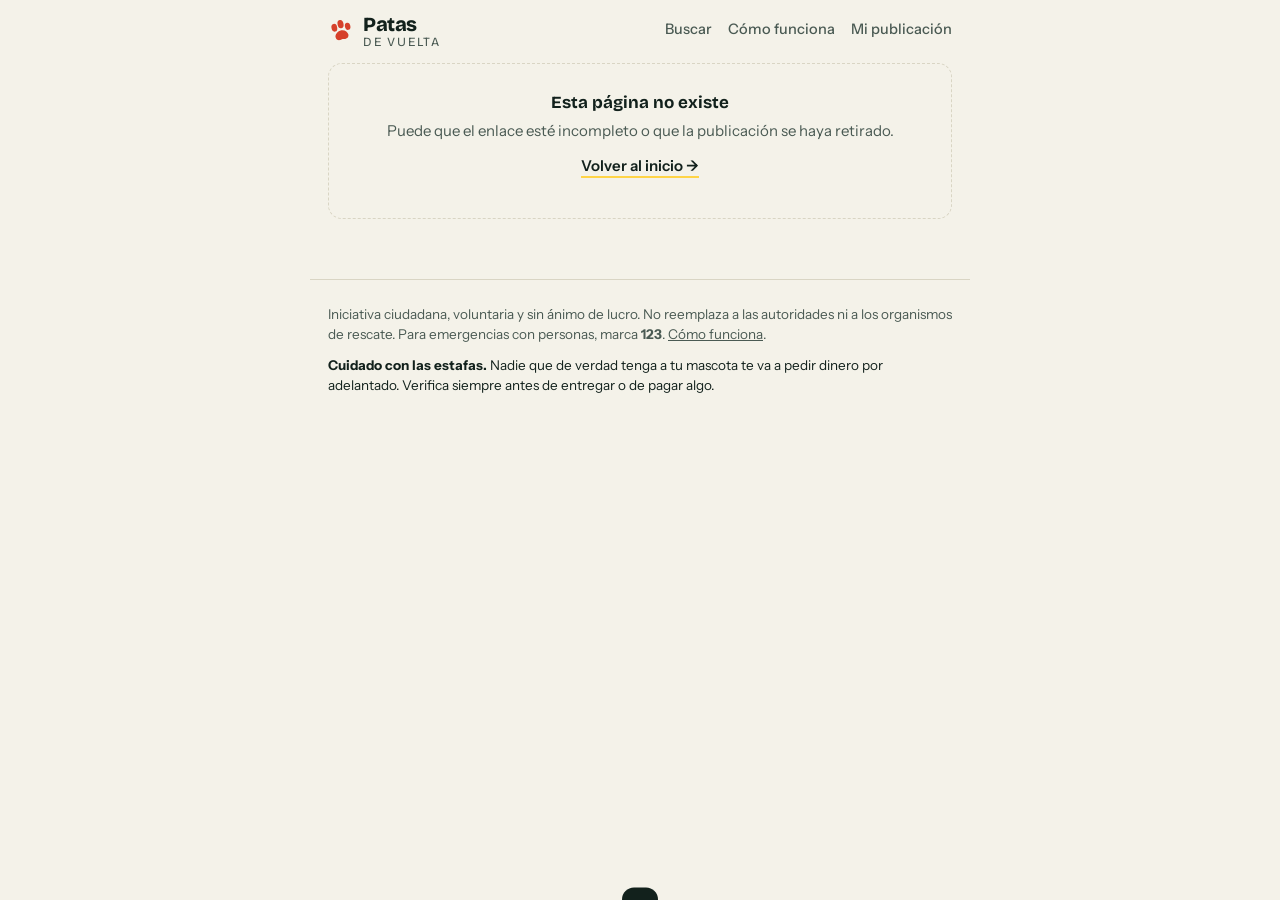
<file: index.html>
<!DOCTYPE html>
<html lang="es-CO">
<head>
<meta charset="utf-8">
<meta name="viewport" content="width=device-width, initial-scale=1, viewport-fit=cover">
<title>Patas de vuelta — mascotas perdidas en Colombia</title>
<meta name="description" content="Publica a tu mascota perdida o reporta una que encontraste. Cruzamos los dos lados por cercanía y características para que se reencuentren.">
<!-- La barra del navegador acompaña al tema que tenga puesto el teléfono -->
<meta name="theme-color" content="#F4F2E9" media="(prefers-color-scheme: light)">
<meta name="theme-color" content="#101A16" media="(prefers-color-scheme: dark)">

<meta property="og:type" content="website">
<meta property="og:site_name" content="Patas de vuelta">
<meta property="og:title" content="Patas de vuelta — mascotas perdidas en Colombia">
<meta property="og:description" content="Publica a tu mascota perdida o reporta una que encontraste.">
<meta name="twitter:card" content="summary_large_image">

<link rel="icon" href="data:image/svg+xml,<svg xmlns='http://www.w3.org/2000/svg' viewBox='0 0 100 100'><text y='.9em' font-size='90'>🐾</text></svg>">
<!-- Agregar a la pantalla de inicio. En iPhone es además el requisito para que
     los avisos push funcionen: Safari solo los permite si el sitio está instalado. -->
<link rel="manifest" href="/manifest.json">
<link rel="apple-touch-icon" href="/icono-192.png">
<meta name="apple-mobile-web-app-capable" content="yes">
<meta name="apple-mobile-web-app-title" content="Patas">
<link rel="preconnect" href="https://fonts.googleapis.com">
<link rel="preconnect" href="https://fonts.gstatic.com" crossorigin>
<link href="https://fonts.googleapis.com/css2?family=Bricolage+Grotesque:opsz,wght@12..96,400;12..96,700;12..96,800&family=Instrument+Sans:wght@400;500;600&family=Space+Mono:wght@400;700&display=swap" rel="stylesheet">
<!-- En Netlify la base es la raíz (para que /m/CODIGO cargue bien los archivos).
     Al abrir el archivo desde el disco no se pone base y todo queda relativo. -->
<script>if(location.protocol!=="file:")document.write('<base href="/">');</script>
<link rel="stylesheet" href="styles.css">
</head>
<body>

<a class="saltar" href="#principal">Ir al contenido</a>

<header class="cabecera">
  <a class="marca" href="/" data-ruta>
    <span class="marca__huella" aria-hidden="true">
      <svg viewBox="0 0 40 40" width="26" height="26"><g fill="currentColor">
        <ellipse cx="11" cy="13" rx="4.4" ry="6"/><ellipse cx="21.5" cy="9.5" rx="4.6" ry="6.4"/>
        <ellipse cx="31.5" cy="15" rx="4.2" ry="5.6"/>
        <path d="M20.5 19c5.2 0 9.5 4.2 9.5 8.8 0 3.6-2.7 5.6-6.2 5.6-1.7 0-2.4-.7-3.9-.7s-2.2.7-3.9.7c-3.5 0-6.2-2-6.2-5.6C9.8 23.2 15.3 19 20.5 19Z"/>
      </g></svg>
    </span>
    <span class="marca__texto">Patas<em>de vuelta</em></span>
  </a>
  <nav class="cabecera__nav">
    <a href="/buscar" data-ruta>Buscar</a>
    <a href="/como-funciona" data-ruta>Cómo funciona</a>
    <a href="/gestionar" data-ruta>Mi publicación</a>
  </nav>
</header>

<main id="principal"></main>

<footer class="pie">
  <p class="pie__aviso">
    Iniciativa ciudadana, voluntaria y sin ánimo de lucro. No reemplaza a las autoridades ni a los
    organismos de rescate. Para emergencias con personas, marca <strong>123</strong>.
    <a href="/como-funciona" data-ruta>Cómo funciona</a>.
  </p>
  <p class="pie__aviso pie__aviso--alerta">
    <strong>Cuidado con las estafas.</strong> Nadie que de verdad tenga a tu mascota te va a pedir
    dinero por adelantado. Verifica siempre antes de entregar o de pagar algo.
  </p>
</footer>

<div id="brindis" class="brindis" role="status" aria-live="polite"></div>

<script src="config.js"></script>
<script src="datos-colombia.js"></script>
<script src="qr.js"></script>
<script src="app.js"></script>
</body>
</html>
</file>
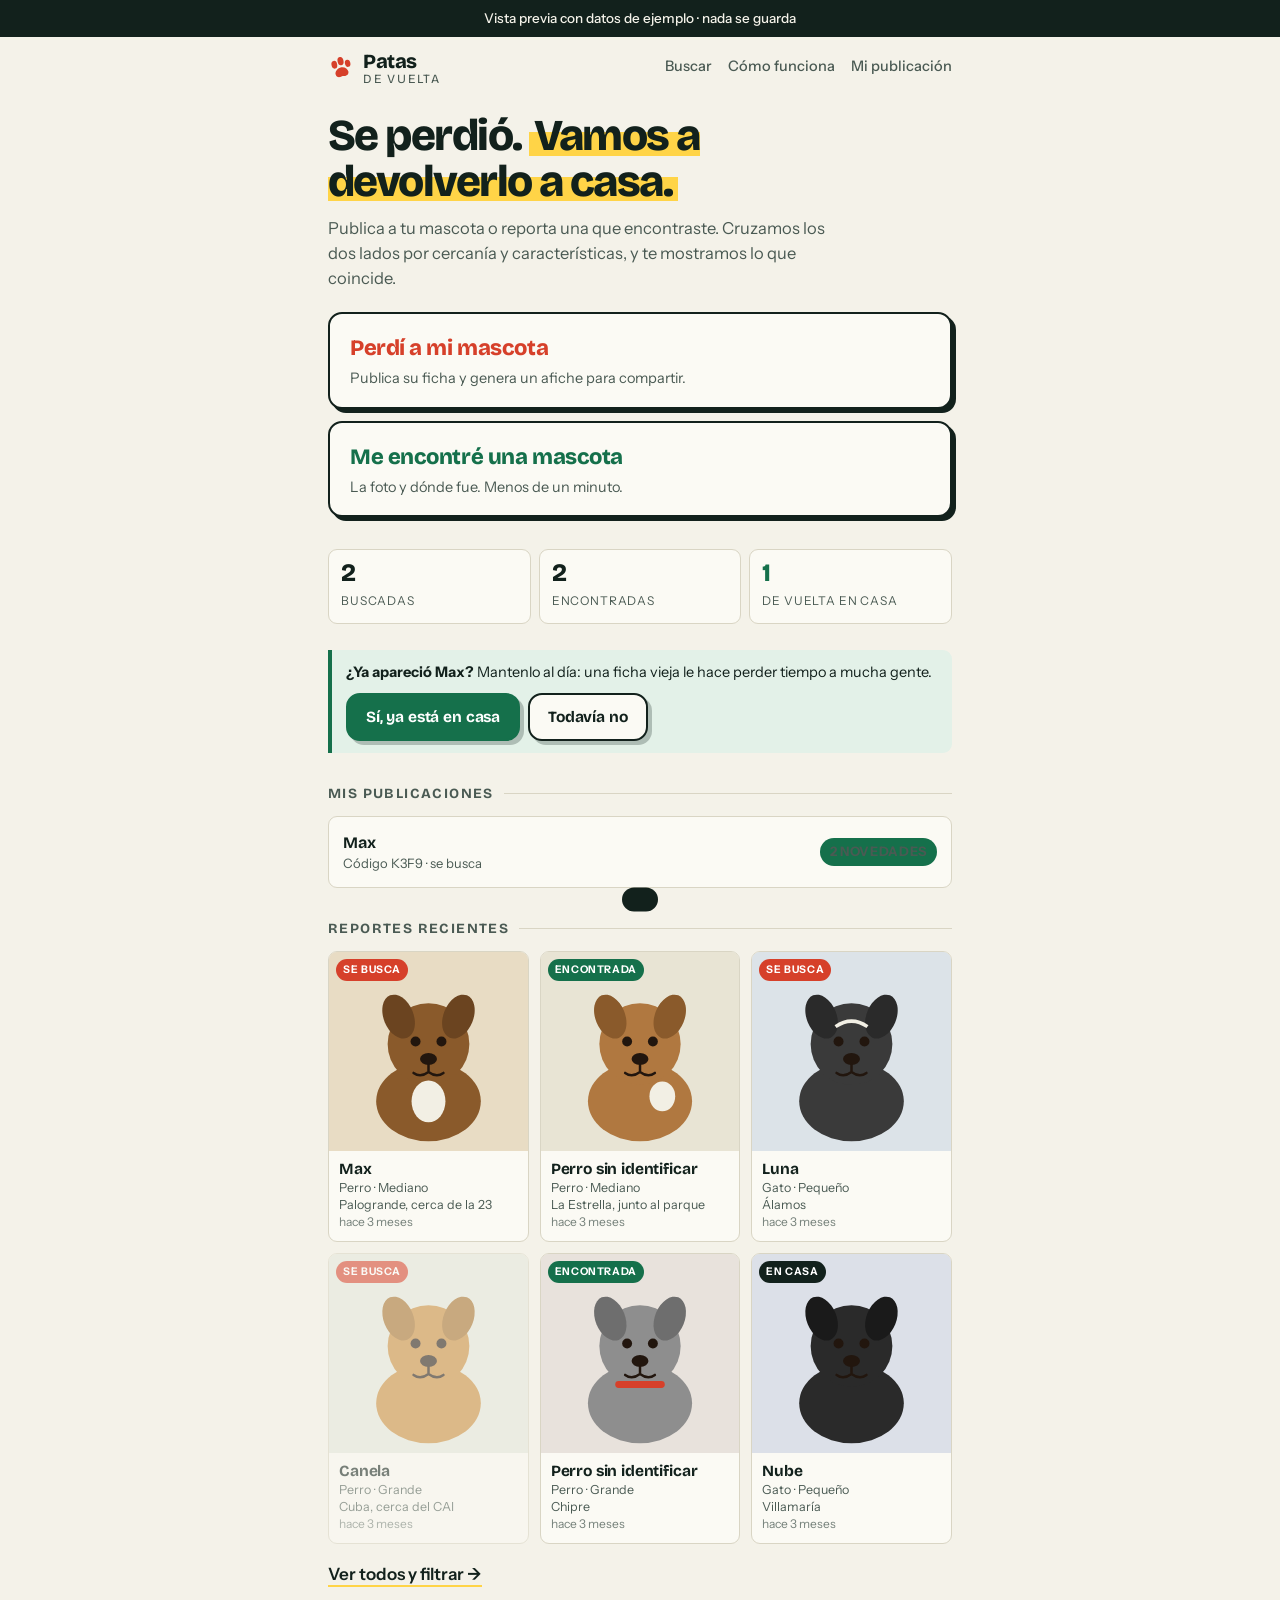
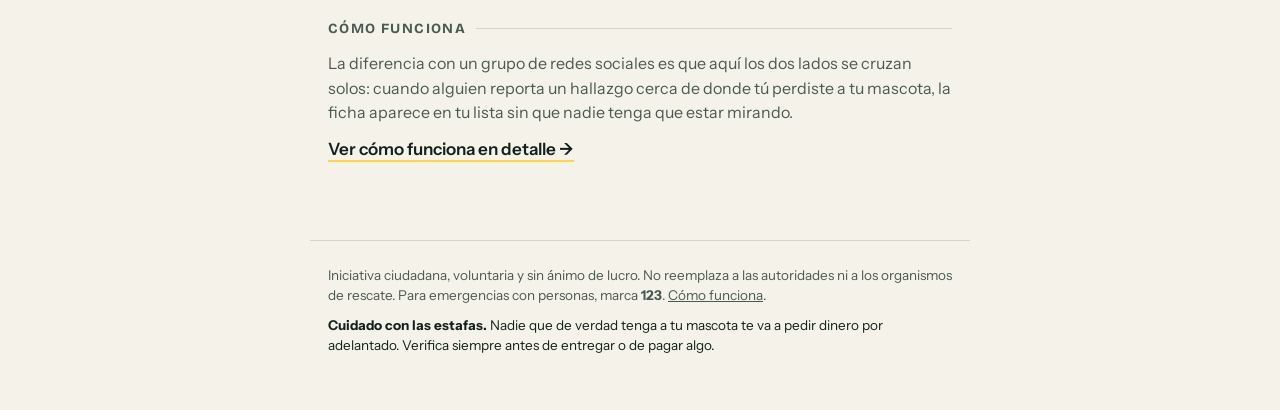
<file: vista-previa.html>
<!DOCTYPE html>
<html lang="es-CO">
<head>
<meta charset="utf-8">
<meta name="viewport" content="width=device-width, initial-scale=1, viewport-fit=cover">
<title>Vista previa · Patas de vuelta — mascotas perdidas en Colombia</title>
<meta name="description" content="Publica a tu mascota perdida o reporta una que encontraste. Cruzamos los dos lados por cercanía y características para que se reencuentren.">
<meta name="theme-color" content="#12211C">

<meta property="og:type" content="website">
<meta property="og:site_name" content="Patas de vuelta">
<meta property="og:title" content="Patas de vuelta — mascotas perdidas en Colombia">
<meta property="og:description" content="Publica a tu mascota perdida o reporta una que encontraste.">
<meta name="twitter:card" content="summary_large_image">

<link rel="icon" href="data:image/svg+xml,<svg xmlns='http://www.w3.org/2000/svg' viewBox='0 0 100 100'><text y='.9em' font-size='90'>🐾</text></svg>">
<link rel="preconnect" href="https://fonts.googleapis.com">
<link rel="preconnect" href="https://fonts.gstatic.com" crossorigin>
<link href="https://fonts.googleapis.com/css2?family=Bricolage+Grotesque:opsz,wght@12..96,400;12..96,700;12..96,800&family=Instrument+Sans:wght@400;500;600&family=Space+Mono:wght@400;700&display=swap" rel="stylesheet">
<!-- En Netlify la base es la raíz (para que /m/CODIGO cargue bien los archivos).
     Al abrir el archivo desde el disco no se pone base y todo queda relativo. -->
<style>
/* ============================================================
   PATAS DE VUELTA — estilos
   Diseñado para pantallas pequeñas, luz del día y datos lentos.
   ============================================================ */

:root{
  --tinta:#12211C;
  --tinta-suave:#4A5A53;
  --papel:#F4F2E9;
  --papel-alto:#FBFAF4;
  --linea:#D9D5C4;

  --perdida:#D6402A;
  --perdida-fondo:#FCEBE7;
  --encontrada:#15704B;
  --encontrada-fondo:#E3F1E8;
  --marcador:#FFD447;

  --radio:14px;
  --radio-s:9px;
  --sombra:0 1px 0 var(--linea), 0 6px 22px -14px rgba(18,33,28,.45);
  --ancho:660px;

  --display:"Bricolage Grotesque", "Trebuchet MS", sans-serif;
  --cuerpo:"Instrument Sans", system-ui, -apple-system, sans-serif;
  --mono:"Space Mono", ui-monospace, monospace;

  --hueco:#E7E4D7;          /* fondo de las fotos mientras cargan */
  --sobre-marcador:#12211C; /* tinta que va ENCIMA del amarillo: nunca se aclara */
  --sombra-boton:rgba(18,33,28,.25);

  color-scheme:light;
}

/* ============================================================
   MODO OSCURO
   Sigue lo que la persona ya eligió en su teléfono. Mucha gente lo
   tiene puesto todo el día, y una mascota se pierde también de noche:
   una pantalla color papel a las 2 de la mañana encandila.

   Dos cuidados que no son obvios:
   - El amarillo del resaltador NO cambia, así que el texto encima
     tiene que seguir siendo oscuro (--sobre-marcador). Si se aclarara
     con el resto quedaría ilegible.
   - Rojo y verde se mantienen sólidos donde son FONDO de una insignia
     con texto blanco, y se aclaran aparte donde son TEXTO sobre el
     fondo oscuro. Es el mismo color cumpliendo dos papeles distintos.
   ============================================================ */
@media (prefers-color-scheme:dark){
  :root{
    --tinta:#E7E5DA;
    --tinta-suave:#9DAAA2;
    --papel:#101A16;
    --papel-alto:#17241F;
    --linea:#2C3B34;

    --perdida:#C6402A;
    --perdida-fondo:#2E1713;
    --encontrada:#177A51;
    --encontrada-fondo:#12261C;

    --hueco:#22302A;
    --sombra:0 1px 0 var(--linea), 0 6px 22px -14px rgba(0,0,0,.7);
    --sombra-boton:rgba(0,0,0,.5);

    color-scheme:dark;
  }
}
/* Los ajustes por componente del modo oscuro van al FINAL del archivo, no aquí:
   tienen la misma especificidad que las reglas normales, así que si fueran
   antes la cascada los anularía. Busca "AJUSTES DEL MODO OSCURO" abajo. */

*{box-sizing:border-box}
html{-webkit-text-size-adjust:100%}
body{
  margin:0; background:var(--papel); color:var(--tinta);
  font-family:var(--cuerpo); font-size:17px; line-height:1.5;
  -webkit-font-smoothing:antialiased;
}
img{max-width:100%; display:block}
a{color:inherit}
button,input,select,textarea{font:inherit; color:inherit}

.saltar{position:absolute; left:-9999px}
.saltar:focus{left:12px; top:12px; z-index:99; background:var(--tinta); color:var(--papel); padding:10px 14px; border-radius:8px}

:focus-visible{outline:3px solid var(--tinta); outline-offset:2px; border-radius:4px}

/* ---------- CABECERA ---------- */
.cabecera{
  display:flex; align-items:center; justify-content:space-between; gap:12px;
  padding:14px 18px; max-width:var(--ancho); margin:0 auto;
}
.marca{display:flex; align-items:center; gap:9px; text-decoration:none}
.marca__huella{color:var(--perdida); display:flex; transform:rotate(-12deg)}
.marca__texto{font-family:var(--display); font-weight:800; font-size:20px; letter-spacing:-.02em; line-height:1}
.marca__texto em{display:block; font-style:normal; font-weight:400; font-size:12.5px; letter-spacing:.14em; text-transform:uppercase; color:var(--tinta-suave); margin-top:2px}
.cabecera__nav{display:flex; gap:16px; font-size:14.5px; font-weight:500}
.cabecera__nav a{text-decoration:none; color:var(--tinta-suave); border-bottom:1.5px solid transparent; padding-bottom:2px}
.cabecera__nav a:hover{color:var(--tinta); border-color:var(--marcador)}

/* En celulares angostos (320-360 px, muy comunes en gama baja) la marca más los
   tres enlaces no caben en una línea y el menú se salía de la pantalla. Aquí el
   menú pasa a ocupar su propio renglón completo, alineado a la izquierda. */
@media (max-width:400px){
  .cabecera{flex-wrap:wrap; gap:6px 12px; padding:12px 16px}
  .cabecera__nav{width:100%; gap:14px; font-size:14px; justify-content:flex-start}
  .cabecera__nav a{padding-bottom:1px}
}

main{max-width:var(--ancho); margin:0 auto; padding:0 18px 60px}

/* ---------- SIGNATURE: el resaltador ---------- */
.marca-texto{
  background:linear-gradient(var(--marcador),var(--marcador));
  background-size:100% .55em; background-position:0 78%; background-repeat:no-repeat;
  padding:0 .12em;
}

/* ---------- PORTADA ---------- */
.portada__titulo{
  font-family:var(--display); font-weight:800; font-size:clamp(30px,8.5vw,44px);
  line-height:1.03; letter-spacing:-.035em; margin:14px 0 12px; text-wrap:balance;
}
.portada__bajada{font-size:16.5px; color:var(--tinta-suave); margin:0 0 22px; max-width:46ch}

.cifras{display:flex; gap:8px; margin:0 0 26px; flex-wrap:wrap}
.cifra{
  flex:1 1 96px; background:var(--papel-alto); border:1px solid var(--linea);
  border-radius:var(--radio-s); padding:10px 12px;
}
.cifra b{display:block; font-family:var(--display); font-size:25px; font-weight:800; line-height:1.1; letter-spacing:-.02em}
.cifra span{font-size:12px; text-transform:uppercase; letter-spacing:.07em; color:var(--tinta-suave)}
.cifra--verde b{color:var(--encontrada)}

.acciones{display:grid; gap:12px; margin-bottom:32px}
.accion{
  display:block; text-decoration:none; border:2px solid var(--tinta);
  border-radius:var(--radio); padding:18px 20px; background:var(--papel-alto);
  box-shadow:4px 4px 0 var(--tinta); transition:transform .12s, box-shadow .12s;
}
.accion:active{transform:translate(3px,3px); box-shadow:1px 1px 0 var(--tinta)}
.accion b{display:block; font-family:var(--display); font-size:22px; font-weight:800; letter-spacing:-.02em; margin-bottom:3px}
.accion span{font-size:14.5px; color:var(--tinta-suave); display:block; line-height:1.4}
.accion--perdida b{color:var(--perdida)}
.accion--encontrada b{color:var(--encontrada)}

.seccion__titulo{
  font-family:var(--display); font-size:14px; font-weight:700; text-transform:uppercase;
  letter-spacing:.1em; color:var(--tinta-suave); margin:30px 0 12px;
  display:flex; align-items:center; gap:10px;
}
.seccion__titulo::after{content:""; flex:1; height:1px; background:var(--linea)}

/* ---------- TARJETAS ---------- */
.rejilla{display:grid; grid-template-columns:repeat(2,1fr); gap:11px}
@media(min-width:520px){.rejilla{grid-template-columns:repeat(3,1fr)}}

.tarjeta{
  display:block; text-decoration:none; background:var(--papel-alto);
  border:1px solid var(--linea); border-radius:var(--radio-s); overflow:hidden;
  transition:border-color .12s;
}
.tarjeta:hover{border-color:var(--tinta)}
.tarjeta__foto{aspect-ratio:1; background:var(--hueco) center/cover no-repeat; position:relative}
.tarjeta__etiqueta{
  position:absolute; top:7px; left:7px; font-size:10.5px; font-weight:700;
  text-transform:uppercase; letter-spacing:.06em; padding:3px 7px; border-radius:20px;
  background:var(--perdida); color:#fff;
}
.tarjeta__etiqueta--encontrada{background:var(--encontrada)}
.tarjeta__etiqueta--resuelto{background:var(--tinta)}
.tarjeta__cuerpo{padding:9px 10px 11px}
.tarjeta__nombre{font-family:var(--display); font-weight:700; font-size:15.5px; letter-spacing:-.01em; margin:0 0 2px; line-height:1.2}
.tarjeta__meta{font-size:12.5px; color:var(--tinta-suave); line-height:1.35; margin:0}
.tarjeta--apagada{opacity:.55}

.vacio{
  border:1.5px dashed var(--linea); border-radius:var(--radio); padding:26px 20px;
  text-align:center; color:var(--tinta-suave); font-size:15px;
}
.vacio b{display:block; font-family:var(--display); color:var(--tinta); font-size:17px; margin-bottom:5px}

/* ---------- FORMULARIOS ---------- */
.form{margin-top:6px}
.campo{margin-bottom:20px}
.campo__etiqueta{display:block; font-weight:600; font-size:15px; margin-bottom:5px}
.campo__ayuda{display:block; font-size:13.5px; color:var(--tinta-suave); margin:-2px 0 7px; line-height:1.4}
.campo__opcional{font-weight:400; color:var(--tinta-suave); font-size:13px}

input[type=text],input[type=tel],input[type=date],input[type=search],select,textarea{
  width:100%; padding:12px 13px; background:var(--papel-alto);
  border:1.5px solid var(--linea); border-radius:var(--radio-s); font-size:16px;
}
textarea{min-height:88px; resize:vertical}
input:focus,select:focus,textarea:focus{border-color:var(--tinta); outline:none; box-shadow:0 0 0 3px rgba(18,33,28,.1)}

.opciones{display:flex; flex-wrap:wrap; gap:8px}
.opcion{position:relative}
.opcion input{position:absolute; opacity:0; width:100%; height:100%; left:0; top:0; margin:0; cursor:pointer}
.opcion span{
  display:block; padding:9px 14px; border:1.5px solid var(--linea); border-radius:30px;
  background:var(--papel-alto); font-size:14.5px; font-weight:500; user-select:none;
}
.opcion input:checked + span{background:var(--tinta); color:var(--papel-alto); border-color:var(--tinta)}
.opcion input:focus-visible + span{outline:3px solid var(--tinta); outline-offset:2px}

.colores{display:grid; grid-template-columns:repeat(auto-fill,minmax(88px,1fr)); gap:8px}
/* min-height 44px: es el objetivo táctil mínimo cómodo en celular. Antes medían
   38px y son de los controles que más se tocan en todo el formulario. */
.color span{display:flex; align-items:center; gap:7px; padding:8px 10px; min-height:44px;
  font-size:13.5px; border-radius:var(--radio-s)}
.color i{width:17px; height:17px; border-radius:50%; border:1px solid rgba(0,0,0,.2); flex:none}

.foto-zona{
  border:2px dashed var(--linea); border-radius:var(--radio); padding:22px 16px;
  text-align:center; background:var(--papel-alto); cursor:pointer; display:block;
}
.foto-zona:hover{border-color:var(--tinta)}
.foto-zona b{display:block; font-family:var(--display); font-size:17px; margin-bottom:3px}
.foto-zona span{font-size:13.5px; color:var(--tinta-suave)}
.foto-zona input{display:none}
.foto-previa{border-radius:var(--radio); border:1px solid var(--linea); width:100%; aspect-ratio:1; object-fit:cover}
.foto-cambiar{margin-top:8px; font-size:14px; text-decoration:underline; background:none; border:none; padding:0; cursor:pointer; color:var(--tinta-suave)}

.mapa{height:280px; border-radius:var(--radio); border:1.5px solid var(--linea); overflow:hidden; background:var(--hueco); z-index:0}
.mapa--ficha{height:220px; margin:4px 0 6px}
.mapa__pie{display:flex; align-items:center; gap:10px; flex-wrap:wrap; margin-top:10px}
.mapa__estado{font-size:13.5px; color:var(--tinta-suave); line-height:1.4; flex:1 1 180px}
.mapa__estado--bien{color:var(--encontrada)}
.mapa__falla{padding:20px; font-size:14px; color:var(--tinta-suave); text-align:center}
.mapa__nota{font-size:13px; color:var(--tinta-suave); margin:0 0 18px}
.leaflet-container{font-family:var(--cuerpo)}

.boton{
  width:100%; padding:15px 20px; border:2px solid var(--tinta); border-radius:var(--radio);
  background:var(--tinta); color:var(--papel-alto); font-family:var(--display);
  font-weight:700; font-size:18px; letter-spacing:-.01em; cursor:pointer;
  box-shadow:4px 4px 0 var(--sombra-boton); transition:transform .12s, box-shadow .12s;
}
.boton:active{transform:translate(3px,3px); box-shadow:1px 1px 0 var(--sombra-boton)}
.boton[disabled]{opacity:.55; cursor:wait}
.boton--claro{background:var(--papel-alto); color:var(--tinta)}
.boton--verde{background:var(--encontrada); border-color:var(--encontrada); color:#fff}
.boton--compacto{width:auto; padding:11px 18px; font-size:15.5px}

.aviso{
  border-left:4px solid var(--marcador); background:var(--papel-alto);
  padding:12px 14px; border-radius:0 var(--radio-s) var(--radio-s) 0;
  font-size:14.5px; line-height:1.45; margin:0 0 20px;
}
.aviso--rojo{border-color:var(--perdida); background:var(--perdida-fondo)}
.aviso--verde{border-color:var(--encontrada); background:var(--encontrada-fondo)}

/* ---------- FICHA ---------- */
.banda{
  border-radius:var(--radio); padding:14px 16px; margin:14px 0 18px;
  font-family:var(--display); font-weight:700; font-size:17px; line-height:1.25;
}
.banda--resuelto{background:var(--encontrada); color:#fff}
.banda--resuelto small{display:block; font-family:var(--cuerpo); font-weight:400; font-size:14px; opacity:.92; margin-top:4px}
.banda--sin-confirmar{background:var(--marcador); color:var(--tinta)}
.banda--sin-confirmar small{display:block; font-family:var(--cuerpo); font-weight:400; font-size:14px; margin-top:4px}

.ficha__cabeza{display:flex; gap:14px; align-items:flex-start; margin-bottom:6px}
.ficha__titulo{font-family:var(--display); font-weight:800; font-size:31px; letter-spacing:-.03em; line-height:1.05; margin:0}
.ficha__sub{color:var(--tinta-suave); font-size:15px; margin:4px 0 0}
.ficha__codigo{font-family:var(--mono); font-size:13px; background:var(--tinta); color:var(--papel-alto); padding:4px 9px; border-radius:6px; white-space:nowrap}
.ficha__foto{width:100%; aspect-ratio:1; object-fit:cover; border-radius:var(--radio); border:1px solid var(--linea); margin:14px 0}

.datos{display:grid; grid-template-columns:repeat(2,1fr); gap:1px; background:var(--linea); border:1px solid var(--linea); border-radius:var(--radio); overflow:hidden; margin-bottom:20px}
.dato{background:var(--papel-alto); padding:11px 13px}
.dato dt{font-size:11.5px; text-transform:uppercase; letter-spacing:.07em; color:var(--tinta-suave); margin-bottom:2px}
.dato dd{margin:0; font-weight:600; font-size:15.5px}
.dato--ancho{grid-column:1/-1}

.pista{border:1px solid var(--linea); background:var(--papel-alto); border-radius:var(--radio-s); padding:12px 14px; margin-bottom:9px}
.pista__meta{font-size:12.5px; color:var(--tinta-suave); margin:0 0 4px; font-family:var(--mono)}
.pista p{margin:0; font-size:15px; line-height:1.45}

.compartir{display:flex; gap:8px; flex-wrap:wrap; margin:6px 0 22px}
.compartir button, .compartir a{
  flex:1 1 130px; text-align:center; text-decoration:none; padding:12px 14px;
  border:1.5px solid var(--tinta); border-radius:var(--radio-s); background:var(--papel-alto);
  font-weight:600; font-size:15px; cursor:pointer;
}

/* ---------- COINCIDENCIAS ---------- */
.coincidencia{
  display:flex; gap:12px; align-items:center; text-decoration:none;
  border:1.5px solid var(--linea); background:var(--papel-alto);
  border-radius:var(--radio-s); padding:10px; margin-bottom:9px;
}
.coincidencia:hover{border-color:var(--tinta)}
.coincidencia img{width:66px; height:66px; object-fit:cover; border-radius:8px; flex:none; background:var(--hueco)}
.coincidencia__sinfoto{width:66px; height:66px; border-radius:8px; flex:none; background:var(--hueco);
  display:flex; align-items:center; justify-content:center; font-size:26px; opacity:.5}
.coincidencia b{display:block; font-family:var(--display); font-size:16px; letter-spacing:-.01em}
.coincidencia span{font-size:13px; color:var(--tinta-suave); display:block; line-height:1.35}
.coincidencia__puntaje{margin-left:auto; font-family:var(--mono); font-size:12px; color:var(--tinta-suave); text-align:right; flex:none}

/* ---------- AFICHE ---------- */
.afiche-previa{width:100%; border:1px solid var(--linea); border-radius:var(--radio); background:var(--papel-alto)}
.afiche-formatos{display:flex; gap:8px; margin:12px 0}
.afiche-formatos .opcion{flex:1}
.afiche-formatos .opcion span{text-align:center}

/* ---------- AJUSTE DE FOTO DEL AFICHE ---------- */
.ajuste-foto{margin:4px 0 14px}
.ajuste-foto__marco{
  position:relative; overflow:hidden; width:100%;
  border:1.5px solid var(--linea); border-radius:var(--radio-s); background:var(--hueco);
  cursor:grab; touch-action:none;  /* sin esto el navegador se roba el arrastre para hacer scroll */
  -webkit-user-select:none; user-select:none;
}
.ajuste-foto__marco--arrastrando{cursor:grabbing}
.ajuste-foto__marco img{
  position:absolute; top:0; left:0; max-width:none;
  -webkit-user-drag:none; pointer-events:none;  /* el drag lo maneja el marco, no la imagen */
}
.ajuste-foto__controles{display:flex; align-items:center; gap:10px; margin-top:8px}
.ajuste-foto__icono{font-size:15px; flex:none}
.ajuste-foto__controles input[type=range]{flex:1; width:auto; padding:0; accent-color:var(--tinta)}

/* ---------- FILTROS ---------- */
.filtros{background:var(--papel-alto); border:1px solid var(--linea); border-radius:var(--radio); padding:14px; margin-bottom:18px}
.filtros__fila{display:flex; gap:8px; flex-wrap:wrap; margin-bottom:10px}
.filtros__fila:last-child{margin-bottom:0}
.filtros select{flex:1 1 130px; width:auto; padding:9px 10px; font-size:14.5px}

/* ---------- VARIOS ---------- */
.brindis{
  position:fixed; left:50%; bottom:22px; transform:translate(-50%,140%);
  background:var(--tinta); color:var(--papel-alto); padding:12px 18px; border-radius:30px;
  font-size:15px; font-weight:500; z-index:60; transition:transform .25s; max-width:90vw; text-align:center;
}
.brindis--visible{transform:translate(-50%,0)}

.cargando{text-align:center; padding:40px 0; color:var(--tinta-suave); font-family:var(--mono); font-size:14px}

.pie{max-width:var(--ancho); margin:0 auto; padding:24px 18px 44px; border-top:1px solid var(--linea)}
.pie__aviso{font-size:13.5px; color:var(--tinta-suave); line-height:1.5; margin:0 0 10px}
.pie__aviso--alerta{color:var(--tinta)}

.volver{display:inline-block; margin:2px 0; padding:10px 2px; font-size:14.5px;
  color:var(--tinta-suave); text-decoration:none}
.volver:hover{color:var(--tinta)}

.paso{font-family:var(--mono); font-size:12.5px; color:var(--tinta-suave); text-transform:uppercase; letter-spacing:.09em; margin-bottom:4px}
.titulo-pagina{font-family:var(--display); font-weight:800; font-size:clamp(26px,6.5vw,34px); letter-spacing:-.03em; line-height:1.08; margin:0 0 8px}
.intro-pagina{color:var(--tinta-suave); font-size:16px; margin:0 0 22px; max-width:48ch}

.token-caja{
  font-family:var(--mono); font-size:14px; background:var(--tinta); color:var(--papel-alto);
  padding:14px; border-radius:var(--radio-s); word-break:break-all; margin:10px 0; line-height:1.5;
}

@media (prefers-reduced-motion:reduce){
  *{transition:none !important; animation:none !important}
}

/* ---------- DETALLES OPCIONALES ---------- */
.mas{
  border:1.5px solid var(--linea); background:var(--papel-alto);
  border-radius:var(--radio); margin-bottom:20px; overflow:hidden;
}
.mas summary{
  padding:14px 16px; cursor:pointer; font-weight:600; font-size:15px;
  list-style:none; display:flex; align-items:center; justify-content:space-between;
}
.mas summary::-webkit-details-marker{display:none}
.mas summary::after{content:"+"; font-family:var(--display); font-size:22px; line-height:1; color:var(--tinta-suave)}
.mas[open] summary::after{content:"−"}
.mas[open] summary{border-bottom:1px solid var(--linea)}
.mas__cuerpo{padding:16px 16px 0}


/* ---------- BLOQUES DE FORMULARIO ---------- */
.bloque{border:1.5px solid var(--linea); background:var(--papel-alto);
  border-radius:var(--radio); padding:16px; margin:0 0 20px}
.bloque__titulo{font-family:var(--display); font-weight:700; font-size:16px;
  letter-spacing:-.01em; padding:0 6px; margin-left:-6px}
.bloque .campo:last-child{margin-bottom:0}
.campo__error{color:var(--perdida); font-size:13.5px; margin:6px 0 0; font-weight:500}

/* Resalta el campo que falta cuando alguien intenta publicar sin completarlo.
   Sin esto el único aviso era un mensaje abajo que se iba solo, y en un
   formulario de varias pantallas la persona no sabía a dónde volver. */
.campo--falta{
  outline:2.5px solid var(--perdida); outline-offset:6px; border-radius:var(--radio-s);
  animation:latido .5s ease-in-out 2;
}
@keyframes latido{
  0%,100%{outline-color:var(--perdida)}
  50%{outline-color:transparent}
}
.nota-pie{font-size:13px; color:var(--tinta-suave); margin:14px 0 0; line-height:1.45}
#trampa{position:absolute; left:-9999px; width:1px; height:1px; opacity:0}

/* ---------- FOTOS ---------- */
.fotos__lista{display:grid; grid-template-columns:repeat(3,1fr); gap:8px; margin-bottom:10px}
.fotos__lista:empty{display:none}
.fotos__item{position:relative; border-radius:var(--radio-s); overflow:hidden; border:1px solid var(--linea)}
.fotos__item img{aspect-ratio:1; object-fit:cover; width:100%}
.fotos__principal{position:absolute; left:5px; bottom:5px; background:var(--tinta); color:var(--papel-alto);
  font-size:10px; text-transform:uppercase; letter-spacing:.06em; padding:3px 7px; border-radius:20px}
.fotos__quitar{position:absolute; top:5px; right:5px; width:28px; height:28px; border-radius:50%;
  border:none; background:rgba(18,33,28,.82); color:#fff; font-size:14px; cursor:pointer; line-height:1}

/* ---------- GALERÍA DE LA FICHA ---------- */
.galeria{margin:14px 0}
.galeria__grande{width:100%; aspect-ratio:1; object-fit:cover; border-radius:var(--radio); border:1px solid var(--linea)}
.galeria__tiras{display:flex; gap:8px; margin-top:8px}
.galeria__tira{width:64px; height:64px; padding:0; border:2px solid transparent; border-radius:8px;
  overflow:hidden; background:none; cursor:pointer}
.galeria__tira img{width:100%; height:100%; object-fit:cover}
.galeria__tira.es-activa{border-color:var(--tinta)}

/* ---------- COINCIDENCIAS ---------- */
.coincidencia__texto{flex:1; min-width:0}
.coincidencia__razones{color:var(--encontrada); font-weight:600; font-size:12.5px}
.coincidencia--simple{padding:14px}
.insignia{flex:none; font-size:11.5px; font-weight:700; text-transform:uppercase; letter-spacing:.05em;
  padding:5px 10px; border-radius:20px; text-align:center; line-height:1.3}
.insignia--alta{background:var(--encontrada); color:#fff}
.insignia--media{background:var(--marcador); color:var(--tinta)}
.insignia--baja{background:var(--linea); color:var(--tinta-suave)}
.insignia--neutra{background:var(--papel); color:var(--tinta-suave); border:1px solid var(--linea)}

/* ---------- CONTACTO ---------- */
.acciones-ficha{margin:18px 0 22px; display:grid; gap:10px}
.acciones-ficha .boton{text-align:center; text-decoration:none; display:block}
.contacto-caja{border:2px solid var(--encontrada); background:var(--encontrada-fondo);
  border-radius:var(--radio); padding:18px; margin:20px 0; display:grid; gap:10px}
.contacto-caja__titulo{font-family:var(--display); font-size:21px; font-weight:800;
  letter-spacing:-.02em; margin:0 0 4px}
.contacto-caja .boton{text-align:center; text-decoration:none; display:block}
.contacto-caja .aviso{margin:6px 0 0}

.botonera{display:flex; gap:8px; flex-wrap:wrap}
.botonera--ancha .boton{flex:1 1 140px; text-align:center; text-decoration:none}

/* ---------- TEXTO ---------- */
.parrafo{font-size:16px; line-height:1.55; margin:0 0 12px; color:var(--tinta-suave)}
.parrafo strong, .parrafo em{color:var(--tinta)}
.lista{margin:0 0 14px; padding-left:20px; color:var(--tinta-suave); font-size:15.5px; line-height:1.55}
.lista li{margin-bottom:8px}
.lista strong{color:var(--tinta)}
.enlace-fuerte{font-weight:600; color:var(--tinta); text-decoration:none;
  border-bottom:2px solid var(--marcador); padding-bottom:1px}
.conteo{font-size:14px; color:var(--tinta-suave); margin:0 0 12px}
.aviso--destacado{border-left-color:var(--tinta); background:var(--papel-alto)}
.tarjeta__meta--tenue{opacity:.75; font-size:12px}
.tarjeta__fotos{position:absolute; right:7px; bottom:7px; background:rgba(18,33,28,.8); color:#fff;
  font-size:10.5px; padding:3px 7px; border-radius:20px}
.pista--tengo{border-left:4px solid var(--encontrada)}
.pista__nota{font-size:13px; color:var(--tinta-suave); margin:8px 0 0}

/* ============================================================
   AJUSTES DEL MODO OSCURO (por componente)
   Van al final a propósito: tienen la misma especificidad que las
   reglas de arriba, así que la cascada solo los aplica si vienen
   después. Puestos arriba quedaban anulados en silencio.
   ============================================================ */
@media (prefers-color-scheme:dark){
  /* El amarillo del resaltador no cambia: lo que va encima sigue oscuro */
  .marca-texto, .insignia--media, .banda--sin-confirmar,
  .banda--sin-confirmar small{color:var(--sobre-marcador)}

  /* Rojo y verde se aclaran SOLO donde son texto sobre el fondo oscuro.
     Donde son fondo de una insignia con letra blanca se quedan sólidos. */
  .marca__huella, .accion--perdida b, .campo__error{color:#FF9C86}
  .accion--encontrada b, .cifra--verde b,
  .mapa__estado--bien, .coincidencia__razones{color:#7FE3B0}

  /* El mapa de OpenStreetMap es claro; lo bajamos un poco para que no
     deslumbre, sin invertirlo (un mapa invertido no se lee). */
  .leaflet-tile{filter:brightness(.82) contrast(1.05) saturate(.9)}
}

/* Marcador invisible al final de la lista: cuando entra en pantalla,
   pintarCoincidenciasPaginadas() carga la siguiente tanda. 1px de alto
   basta — solo necesita existir para que IntersectionObserver lo vea. */
.coincidencias__centinela{height:1px}

/* ---------- COINCIDENCIAS NUEVAS DESDE LA ÚLTIMA VISITA ---------- */
.coincidencia--nueva{position:relative; border-color:var(--encontrada); border-width:2px}
.cinta-nueva{
  position:absolute; top:-9px; left:10px; background:var(--encontrada); color:#fff;
  font-size:10.5px; font-weight:700; text-transform:uppercase; letter-spacing:.06em;
  padding:3px 8px; border-radius:20px; white-space:nowrap;
}

/* Respaldo del scroll infinito: si IntersectionObserver no dispara, este botón
   es la única forma de ver el resto de la lista. Ver pintarPorTandas(). */
.tandas__mas{display:block; margin:16px auto 4px}
.tandas__mas[hidden]{display:none}
</style>
</head>
<body>

<div style="background:#12211C;color:#F4F2E9;padding:9px 16px;font:500 13.5px/1.4 'Instrument Sans',system-ui,sans-serif;text-align:center">
Vista previa con datos de ejemplo &middot; nada se guarda</div>
<a class="saltar" href="#principal">Ir al contenido</a>

<header class="cabecera">
  <a class="marca" href="/" data-ruta>
    <span class="marca__huella" aria-hidden="true">
      <svg viewBox="0 0 40 40" width="26" height="26"><g fill="currentColor">
        <ellipse cx="11" cy="13" rx="4.4" ry="6"/><ellipse cx="21.5" cy="9.5" rx="4.6" ry="6.4"/>
        <ellipse cx="31.5" cy="15" rx="4.2" ry="5.6"/>
        <path d="M20.5 19c5.2 0 9.5 4.2 9.5 8.8 0 3.6-2.7 5.6-6.2 5.6-1.7 0-2.4-.7-3.9-.7s-2.2.7-3.9.7c-3.5 0-6.2-2-6.2-5.6C9.8 23.2 15.3 19 20.5 19Z"/>
      </g></svg>
    </span>
    <span class="marca__texto">Patas<em>de vuelta</em></span>
  </a>
  <nav class="cabecera__nav">
    <a href="/buscar" data-ruta>Buscar</a>
    <a href="/como-funciona" data-ruta>Cómo funciona</a>
    <a href="/gestionar" data-ruta>Mi publicación</a>
  </nav>
</header>

<main id="principal"></main>

<footer class="pie">
  <p class="pie__aviso">
    Iniciativa ciudadana, voluntaria y sin ánimo de lucro. No reemplaza a las autoridades ni a los
    organismos de rescate. Para emergencias con personas, marca <strong>123</strong>.
    <a href="/como-funciona" data-ruta>Cómo funciona</a>.
  </p>
  <p class="pie__aviso pie__aviso--alerta">
    <strong>Cuidado con las estafas.</strong> Nadie que de verdad tenga a tu mascota te va a pedir
    dinero por adelantado. Verifica siempre antes de entregar o de pagar algo.
  </p>
</footer>

<div id="brindis" class="brindis" role="status" aria-live="polite"></div>

<script>
/* Departamentos y municipios de Colombia (DIVIPOLA).
   'c' es el centro aproximado del departamento: solo sirve para encuadrar el mapa. */
window.COLOMBIA = [{"d":"Amazonas","c":[-1.44,-71.57],"m":["Leticia","Puerto Nariño"]},{"d":"Antioquia","c":[6.55,-75.6],"m":["Abejorral","Abriaquí","Alejandría","Amagá","Amalfi","Andes","Angelópolis","Angostura","Anorí","Anzá","Apartadó","Arboletes","Argelia","Armenia","Barbosa","Bello","Belmira","Betania","Betulia","Briceño","Buriticá","Caicedo","Caldas","Campamento","Caracolí","Caramanta","Carepa","Carolina del Príncipe","Caucasia","Cañasgordas","Chigorodó","Cisneros","Ciudad Bolívar","Cocorná","Concepción","Concordia","Copacabana","Cáceres","Dabeiba","Donmatías","Ebéjico","El Bagre","El Carmen de Viboral","El Peñol","El Retiro","El Santuario","Entrerríos","Envigado","Fredonia","Frontino","Giraldo","Girardota","Granada","Guadalupe","Guarne","Guatapé","Gómez Plata","Heliconia","Hispania","Itagüí","Ituango","Jardín","Jericó","La Ceja","La Estrella","La Pintada","La Unión","Liborina","Maceo","Marinilla","Medellín","Montebello","Murindó","Mutatá","Nariño","Nechí","Necoclí","Olaya","Peque","Pueblorrico","Puerto Berrío","Puerto Nare","Puerto Triunfo","Remedios","Rionegro","Sabanalarga","Sabaneta","Salgar","San Andrés de Cuerquia","San Carlos","San Francisco","San Jerónimo","San José de la Montaña","San Juan de Urabá","San Luis","San Pedro de Urabá","San Pedro de los Milagros","San Rafael","San Roque","San Vicente","Santa Bárbara","Santa Fe de Antioquia","Santa Rosa de Osos","Santo Domingo","Segovia","Sonsón","Sopetrán","Tarazá","Tarso","Titiribí","Toledo","Turbo","Támesis","Uramita","Urrao","Valdivia","Valparaíso","Vegachí","Venecia","Vigía del Fuerte","Yalí","Yarumal","Yolombó","Yondó","Zaragoza"]},{"d":"Arauca","c":[6.55,-70.95],"m":["Arauca","Arauquita","Cravo Norte","Fortul","Puerto Rondón","Saravena","Tame"]},{"d":"Atlántico","c":[10.75,-74.9],"m":["Baranoa","Barranquilla","Campo de la Cruz","Candelaria","Galapa","Juan de Acosta","Luruaco","Malambo","Manatí","Palmar de Varela","Piojó","Polonuevo","Ponedera","Puerto Colombia","Repelón","Sabanagrande","Sabanalarga","Santa Lucía","Santo Tomás","Soledad","Suán","Tubará","Usiacurí"]},{"d":"Bogotá D.C.","c":[4.65,-74.09],"m":["Bogotá D.C."]},{"d":"Bolívar","c":[8.75,-74.4],"m":["Achí","Altos del Rosario","Arenal","Arjona","Arroyohondo","Barranco de Loba","Brazuelo de Papayal","Calamar","Cantagallo","Cartagena de Indias","Cicuco","Clemencia","Córdoba","El Carmen de Bolívar","El Guamo","El Peñón","Hatillo de Loba","Magangué","Mahates","Margarita","María la Baja","Mompós","Montecristo","Morales","Norosí","Pinillos","Regidor","Río Viejo","San Cristóbal","San Estanislao","San Fernando","San Jacinto","San Jacinto del Cauca","San Juan Nepomuceno","San Martín de Loba","San Pablo","Santa Catalina","Santa Rosa","Santa Rosa del Sur","Simití","Soplaviento","Talaigua Nuevo","Tiquisio","Turbaco","Turbaná","Villanueva","Zambrano"]},{"d":"Boyacá","c":[5.75,-73.05],"m":["Almeida","Aquitania","Arcabuco","Belén","Berbeo","Betéitiva","Boavita","Boyacá","Briceño","Buenavista","Busbanzá","Caldas","Campohermoso","Cerinza","Chinavita","Chiquinquirá","Chiscas","Chita","Chitaraque","Chivatá","Chivor","Chíquiza","Ciénega","Coper","Corrales","Covarachía","Cubará","Cucaita","Cuítiva","Cómbita","Duitama","El Cocuy","El Espino","Firavitoba","Floresta","Gachantivá","Garagoa","Guacamayas","Guateque","Guayatá","Gámeza","Güicán","Iza","Jenesano","Jericó","La Capilla","La Uvita","La Victoria","Labranzagrande","Macanal","Maripí","Miraflores","Mongua","Monguí","Moniquirá","Motavita","Muzo","Nobsa","Nuevo Colón","Oicatá","Otanche","Pachavita","Paipa","Pajarito","Panqueba","Pauna","Paya","Paz del Río","Pesca","Pisba","Puerto Boyacá","Páez","Quípama","Ramiriquí","Rondón","Ráquira","Saboyá","Samacá","San Eduardo","San José de Pare","San Luis de Gaceno","San Mateo","San Miguel de Sema","San Pablo de Borbur","Santa María","Santa Rosa de Viterbo","Santa Sofía","Santana","Sativanorte","Sativasur","Siachoque","Soatá","Socha","Socotá","Sogamoso","Somondoco","Sora","Soracá","Sotaquirá","Susacón","Sutamarchán","Sutatenza","Sáchica","Tasco","Tenza","Tibaná","Tibasosa","Tinjacá","Tipacoque","Toca","Togüí","Tota","Tunja","Tununguá","Turmequé","Tuta","Tutazá","Tópaga","Ventaquemada","Villa de Leyva","Viracachá","Zetaquira","Úmbita"]},{"d":"Caldas","c":[5.3,-75.3],"m":["Aguadas","Anserma","Aranzazu","Belalcázar","Chinchiná","Filadelfia","La Dorada","La Merced","Manizales","Manzanares","Marmato","Marquetalia","Marulanda","Neira","Norcasia","Palestina","Pensilvania","Pácora","Riosucio","Risaralda","Salamina","Samaná","San José","Supía","Victoria","Villamaría","Viterbo"]},{"d":"Caquetá","c":[0.87,-74.1],"m":["Albania","Belén de los Andaquíes","Cartagena del Chairá","Curillo","El Doncello","El Paujil","Florencia","La Montañita","Milán","Morelia","Puerto Rico","San José del Fragua","San Vicente del Caguán","Solano","Solita","Valparaíso"]},{"d":"Casanare","c":[5.4,-71.6],"m":["Aguazul","Chámeza","Hato Corozal","La Salina","Maní","Monterrey","Nunchía","Orocué","Paz de Ariporo","Pore","Recetor","Sabanalarga","San Luis de Palenque","Sácama","Tauramena","Trinidad","Támara","Villanueva","Yopal"]},{"d":"Cauca","c":[2.4,-76.8],"m":["Almaguer","Argelia","Balboa","Bolívar","Buenos Aires","Cajibío","Caldono","Caloto","Corinto","El Tambo","Florencia","Guachené","Guapí","Inzá","Jambaló","La Sierra","La Vega","López de Micay","Mercaderes","Miranda","Morales","Padilla","Patía","Piamonte","Piendamó","Popayán","Puerto Tejada","Puracé","Páez","Rosas","San Sebastián","Santa Rosa","Santander de Quilichao","Silvia","Sotará","Sucre","Suárez","Timbiquí","Timbío","Toribío","Totoró","Villa Rica"]},{"d":"Cesar","c":[9.55,-73.55],"m":["Aguachica","Agustín Codazzi","Astrea","Becerril","Bosconia","Chimichagua","Chiriguaná","Curumaní","El Copey","El Paso","Gamarra","González","La Gloria (Cesar)","La Jagua de Ibirico","La Paz","Manaure Balcón del Cesar","Pailitas","Pelaya","Pueblo Bello","Río de Oro","San Alberto","San Diego","San Martín","Tamalameque","Valledupar"]},{"d":"Chocó","c":[5.7,-76.9],"m":["Acandí","Alto Baudó","Bagadó","Bahía Solano","Bajo Baudó","Bojayá","Cantón de San Pablo","Condoto","Cértegui","El Atrato","El Carmen de Atrato","El Carmen del Darién","Istmina","Juradó","Litoral de San Juan","Lloró","Medio Atrato","Medio Baudó","Medio San Juan","Nuquí","Nóvita","Quibdó","Riosucio","Río Iró","Río Quito","San José del Palmar","Sipí","Tadó","Unguía","Unión Panamericana"]},{"d":"Cundinamarca","c":[4.9,-74.2],"m":["Agua de Dios","Albán","Anapoima","Anolaima","Apulo","Arbeláez","Beltrán","Bituima","Bojacá","Cabrera","Cachipay","Cajicá","Caparrapí","Carmen de Carupa","Chaguaní","Chipaque","Choachí","Chocontá","Chía","Cogua","Cota","Cucunubá","Cáqueza","El Colegio","El Peñón","El Rosal","Facatativá","Fosca","Funza","Fusagasugá","Fómeque","Fúquene","Gachalá","Gachancipá","Gachetá","Gama","Girardot","Granada","Guachetá","Guaduas","Guasca","Guataquí","Guatavita","Guayabal de Síquima","Guayabetal","Gutiérrez","Jerusalén","Junín","La Calera","La Mesa","La Palma","La Peña","La Vega","Lenguazaque","Machetá","Madrid","Manta","Medina","Mosquera","Nariño","Nemocón","Nilo","Nimaima","Nocaima","Pacho","Paime","Pandi","Paratebueno","Pasca","Puerto Salgar","Pulí","Quebradanegra","Quetame","Quipile","Ricaurte","San Antonio del Tequendama","San Bernardo","San Cayetano","San Francisco","San Juan de Rioseco","Sasaima","Sesquilé","Sibaté","Silvania","Simijaca","Soacha","Sopó","Subachoque","Suesca","Supatá","Susa","Sutatausa","Tabio","Tausa","Tena","Tenjo","Tibacuy","Tibirita","Tocaima","Tocancipá","Topaipí","Ubalá","Ubaque","Ubaté","Une","Venecia","Vergara","Vianí","Villagómez","Villapinzón","Villeta","Viotá","Yacopí","Zipacón","Zipaquirá","Útica"]},{"d":"Córdoba","c":[8.35,-75.75],"m":["Ayapel","Buenavista","Canalete","Cereté","Chimá","Chinú","Ciénaga de Oro","Cotorra","La Apartada","Lorica","Los Córdobas","Momil","Montelíbano","Montería","Moñitos","Planeta Rica","Pueblo Nuevo","Puerto Escondido","Puerto Libertador","Purísima","Sahagún","San Andrés de Sotavento","San Antero","San Bernardo del Viento","San Carlos","San José de Uré","San Pelayo","Tierralta","Tuchín","Valencia"]},{"d":"Guainía","c":[2.7,-68.9],"m":["Inírida"]},{"d":"Guaviare","c":[2.1,-72.3],"m":["Calamar","El Retorno","Miraflores","San José del Guaviare"]},{"d":"Huila","c":[2.55,-75.6],"m":["Acevedo","Agrado","Aipe","Algeciras","Altamira","Baraya","Campoalegre","Colombia","El Pital","Elías","Garzón","Gigante","Guadalupe","Hobo","Isnos","La Argentina","La Plata","Neiva","Nátaga","Oporapa","Paicol","Palermo","Palestina","Pitalito","Rivera","Saladoblanco","San Agustín","Santa María","Suaza","Tarqui","Tello","Teruel","Tesalia","Timaná","Villavieja","Yaguará","Íquira"]},{"d":"La Guajira","c":[11.35,-72.55],"m":["Albania","Barrancas","Dibulla","Distracción","El Molino","Fonseca","Hatonuevo","La Jagua del Pilar","Maicao","Manaure","Riohacha","San Juan del Cesar","Uribia","Urumita","Villanueva"]},{"d":"Magdalena","c":[10.2,-74.2],"m":["Algarrobo","Aracataca","Ariguaní","Cerro de San Antonio","Chibolo","Chibolo","Ciénaga","Concordia","El Banco","El Piñón","El Retén","Fundación","Guamal","Nueva Granada","Pedraza","Pijiño del Carmen","Pivijay","Plato","Pueblo Viejo","Remolino","Sabanas de San Ángel","Salamina","San Sebastián de Buenavista","San Zenón","Santa Ana","Santa Bárbara de Pinto","Santa Marta","Sitionuevo","Tenerife","Zapayán","Zona Bananera"]},{"d":"Meta","c":[3.4,-73.1],"m":["Acacías","Barranca de Upía","Cabuyaro","Castilla la Nueva","Cubarral","Cumaral","El Calvario","El Castillo","El Dorado","Fuente de Oro","Granada","Guamal","La Macarena","La Uribe","Lejanías","Mapiripán","Mesetas","Puerto Concordia","Puerto Gaitán","Puerto Lleras","Puerto López","Puerto Rico","Restrepo","San Carlos de Guaroa","San Juan de Arama","San Juanito","San Martín","Villavicencio","Vista Hermosa"]},{"d":"Nariño","c":[1.4,-77.6],"m":["Aldana","Ancuyá","Arboleda","Barbacoas","Belén","Buesaco","Chachagüí","Colón","Consacá","Contadero","Cuaspud","Cumbal","Cumbitara","Córdoba","El Charco","El Peñol","El Rosario","El Tablón","El Tambo","Francisco Pizarro","Funes","Guachucal","Guaitarilla","Gualmatán","Iles","Imués","Ipiales","La Cruz","La Florida","La Llanada","La Tola","La Unión","Leiva","Linares","Los Andes","Magüí Payán","Mallama","Mosquera","Nariño","Olaya Herrera","Ospina","Pasto","Policarpa","Potosí","Providencia","Puerres","Pupiales","Ricaurte","Roberto Payán","Samaniego","San Bernardo","San José de Albán","San Lorenzo","San Pablo","San Pedro de Cartago","Sandoná","Santa Bárbara","Santacruz","Sapuyes","Taminango","Tangua","Tumaco","Túquerres","Yacuanquer"]},{"d":"Norte de Santander","c":[7.95,-72.9],"m":["Arboledas","Bochalema","Bucarasica","Chinácota","Chitagá","Convención","Cucutilla","Cáchira","Cácota","Cúcuta","Duranía","El Carmen","El Tarra","El Zulia","Gramalote","Hacarí","Herrán","La Esperanza","La Playa de Belén","Labateca","Los Patios","Lourdes","Mutiscua","Ocaña","Pamplona","Pamplonita","Puerto Santander","Ragonvalia","Salazar de Las Palmas","San Calixto","San Cayetano","Santiago","Santo Domingo de Silos","Sardinata","Teorama","Tibú","Toledo","Villa Caro","Villa del Rosario","Ábrego"]},{"d":"Putumayo","c":[0.55,-76.3],"m":["Colón","Mocoa","Orito","Puerto Asís","Puerto Caicedo","Puerto Guzmán","Puerto Leguízamo","San Francisco","San Miguel","Santiago","Sibundoy","Valle del Guamuez","Villagarzón"]},{"d":"Quindío","c":[4.45,-75.7],"m":["Armenia","Buenavista","Calarcá","Circasia","Córdoba","Filandia","Génova","La Tebaida","Montenegro","Pijao","Quimbaya","Salento"]},{"d":"Risaralda","c":[5.15,-75.85],"m":["Apía","Balboa","Belén de Umbría","Dosquebradas","Guática","La Celia","La Virginia","Marsella","Mistrató","Pereira","Pueblo Rico","Quinchía","Santa Rosa de Cabal","Santuario"]},{"d":"San Andrés y Providencia","c":[12.55,-81.72],"m":["Providencia y Santa Catalina Islas","San Andrés"]},{"d":"Santander","c":[6.9,-73.35],"m":["Aguada","Albania","Aratoca","Barbosa","Barichara","Barrancabermeja","Betulia","Bolívar","Bucaramanga","Cabrera","California","Capitanejo","Carcasí","Cepitá","Cerrito","Charalá","Charta","Chima","Chipatá","Cimitarra","Concepción","Confines","Contratación","Coromoro","Curití","El Carmen de Chucurí","El Guacamayo","El Peñón","El Playón","El Socorro","Encino","Enciso","Floridablanca","Florián","Galán","Girón","Guaca","Guadalupe","Guapotá","Guavatá","Gámbita","Güepsa","Hato","Jesús María","Jordán","La Belleza","La Paz","Landázuri","Lebrija","Los Santos","Macaravita","Matanza","Mogotes","Molagavita","Málaga","Ocamonte","Oiba","Onzaga","Palmar","Palmas del Socorro","Piedecuesta","Pinchote","Puente Nacional","Puerto Parra","Puerto Wilches","Páramo","Rionegro","Sabana de Torres","San Andrés","San Benito","San Gil","San Joaquín","San José de Miranda","San Miguel","San Vicente de Chucurí","Santa Bárbara","Santa Helena del Opón","Simacota","Suaita","Sucre","Suratá","Tona","Valle de San José","Vetas","Villanueva","Vélez","Zapatoca"]},{"d":"Sucre","c":[9.1,-75.1],"m":["Buenavista","Caimito","Chalán","Colosó","Corozal","Coveñas","El Roble","Galeras","Guaranda","La Unión","Los Palmitos","Majagual","Morroa","Ovejas","Sampués","San Antonio de Palmito","San Benito Abad","San Juan de Betulia","San Marcos","San Onofre","San Pedro","Sincelejo","Sincé","Sucre","Tolú","Tolú Viejo"]},{"d":"Tolima","c":[4.1,-75.25],"m":["Alpujarra","Alvarado","Ambalema","Anzoátegui","Armero","Ataco","Cajamarca","Carmen de Apicalá","Casabianca","Chaparral","Coello","Coyaima","Cunday","Dolores","El Espinal","Falán","Flandes","Fresno","Guamo","Herveo","Honda","Ibagué","Icononzo","Lérida","Líbano","Mariquita","Melgar","Murillo","Natagaima","Ortega","Palocabildo","Piedras","Planadas","Prado","Purificación","Rioblanco","Roncesvalles","Rovira","Saldaña","San Antonio","San Luis","Santa Isabel","Suárez","Valle de San Juan","Venadillo","Villahermosa","Villarrica"]},{"d":"Valle del Cauca","c":[3.8,-76.35],"m":["Alcalá","Andalucía","Ansermanuevo","Argelia","Bolívar","Buenaventura","Buga","Bugalagrande","Caicedonia","Cali","Calima","Candelaria","Cartago","Dagua","El Cairo","El Cerrito","El Dovio","El Águila","Florida","Ginebra","Guacarí","Jamundí","La Cumbre","La Unión","La Victoria","Obando","Palmira","Pradera","Restrepo","Riofrío","Roldanillo","San Pedro","Sevilla","Toro","Trujillo","Tuluá","Ulloa","Versalles","Vijes","Yotoco","Yumbo","Zarzal"]},{"d":"Vaupés","c":[0.75,-70.6],"m":["Carurú","Mitú","Taraira"]},{"d":"Vichada","c":[4.7,-69.5],"m":["Cumaribo","La Primavera","Puerto Carreño","Santa Rosalía"]}];

</script>
<script>
//---------------------------------------------------------------------
//
// QR Code Generator for JavaScript
//
// Copyright (c) 2009 Kazuhiko Arase
//
// URL: http://www.d-project.com/
//
// Licensed under the MIT license:
//  http://www.opensource.org/licenses/mit-license.php
//
// The word 'QR Code' is registered trademark of
// DENSO WAVE INCORPORATED
//  http://www.denso-wave.com/qrcode/faqpatent-e.html
//
//---------------------------------------------------------------------

var qrcode = function() {

  //---------------------------------------------------------------------
  // qrcode
  //---------------------------------------------------------------------

  /**
   * qrcode
   * @param typeNumber 1 to 40
   * @param errorCorrectionLevel 'L','M','Q','H'
   */
  var qrcode = function(typeNumber, errorCorrectionLevel) {

    var PAD0 = 0xEC;
    var PAD1 = 0x11;

    var _typeNumber = typeNumber;
    var _errorCorrectionLevel = QRErrorCorrectionLevel[errorCorrectionLevel];
    var _modules = null;
    var _moduleCount = 0;
    var _dataCache = null;
    var _dataList = [];

    var _this = {};

    var makeImpl = function(test, maskPattern) {

      _moduleCount = _typeNumber * 4 + 17;
      _modules = function(moduleCount) {
        var modules = new Array(moduleCount);
        for (var row = 0; row < moduleCount; row += 1) {
          modules[row] = new Array(moduleCount);
          for (var col = 0; col < moduleCount; col += 1) {
            modules[row][col] = null;
          }
        }
        return modules;
      }(_moduleCount);

      setupPositionProbePattern(0, 0);
      setupPositionProbePattern(_moduleCount - 7, 0);
      setupPositionProbePattern(0, _moduleCount - 7);
      setupPositionAdjustPattern();
      setupTimingPattern();
      setupTypeInfo(test, maskPattern);

      if (_typeNumber >= 7) {
        setupTypeNumber(test);
      }

      if (_dataCache == null) {
        _dataCache = createData(_typeNumber, _errorCorrectionLevel, _dataList);
      }

      mapData(_dataCache, maskPattern);
    };

    var setupPositionProbePattern = function(row, col) {

      for (var r = -1; r <= 7; r += 1) {

        if (row + r <= -1 || _moduleCount <= row + r) continue;

        for (var c = -1; c <= 7; c += 1) {

          if (col + c <= -1 || _moduleCount <= col + c) continue;

          if ( (0 <= r && r <= 6 && (c == 0 || c == 6) )
              || (0 <= c && c <= 6 && (r == 0 || r == 6) )
              || (2 <= r && r <= 4 && 2 <= c && c <= 4) ) {
            _modules[row + r][col + c] = true;
          } else {
            _modules[row + r][col + c] = false;
          }
        }
      }
    };

    var getBestMaskPattern = function() {

      var minLostPoint = 0;
      var pattern = 0;

      for (var i = 0; i < 8; i += 1) {

        makeImpl(true, i);

        var lostPoint = QRUtil.getLostPoint(_this);

        if (i == 0 || minLostPoint > lostPoint) {
          minLostPoint = lostPoint;
          pattern = i;
        }
      }

      return pattern;
    };

    var setupTimingPattern = function() {

      for (var r = 8; r < _moduleCount - 8; r += 1) {
        if (_modules[r][6] != null) {
          continue;
        }
        _modules[r][6] = (r % 2 == 0);
      }

      for (var c = 8; c < _moduleCount - 8; c += 1) {
        if (_modules[6][c] != null) {
          continue;
        }
        _modules[6][c] = (c % 2 == 0);
      }
    };

    var setupPositionAdjustPattern = function() {

      var pos = QRUtil.getPatternPosition(_typeNumber);

      for (var i = 0; i < pos.length; i += 1) {

        for (var j = 0; j < pos.length; j += 1) {

          var row = pos[i];
          var col = pos[j];

          if (_modules[row][col] != null) {
            continue;
          }

          for (var r = -2; r <= 2; r += 1) {

            for (var c = -2; c <= 2; c += 1) {

              if (r == -2 || r == 2 || c == -2 || c == 2
                  || (r == 0 && c == 0) ) {
                _modules[row + r][col + c] = true;
              } else {
                _modules[row + r][col + c] = false;
              }
            }
          }
        }
      }
    };

    var setupTypeNumber = function(test) {

      var bits = QRUtil.getBCHTypeNumber(_typeNumber);

      for (var i = 0; i < 18; i += 1) {
        var mod = (!test && ( (bits >> i) & 1) == 1);
        _modules[Math.floor(i / 3)][i % 3 + _moduleCount - 8 - 3] = mod;
      }

      for (var i = 0; i < 18; i += 1) {
        var mod = (!test && ( (bits >> i) & 1) == 1);
        _modules[i % 3 + _moduleCount - 8 - 3][Math.floor(i / 3)] = mod;
      }
    };

    var setupTypeInfo = function(test, maskPattern) {

      var data = (_errorCorrectionLevel << 3) | maskPattern;
      var bits = QRUtil.getBCHTypeInfo(data);

      // vertical
      for (var i = 0; i < 15; i += 1) {

        var mod = (!test && ( (bits >> i) & 1) == 1);

        if (i < 6) {
          _modules[i][8] = mod;
        } else if (i < 8) {
          _modules[i + 1][8] = mod;
        } else {
          _modules[_moduleCount - 15 + i][8] = mod;
        }
      }

      // horizontal
      for (var i = 0; i < 15; i += 1) {

        var mod = (!test && ( (bits >> i) & 1) == 1);

        if (i < 8) {
          _modules[8][_moduleCount - i - 1] = mod;
        } else if (i < 9) {
          _modules[8][15 - i - 1 + 1] = mod;
        } else {
          _modules[8][15 - i - 1] = mod;
        }
      }

      // fixed module
      _modules[_moduleCount - 8][8] = (!test);
    };

    var mapData = function(data, maskPattern) {

      var inc = -1;
      var row = _moduleCount - 1;
      var bitIndex = 7;
      var byteIndex = 0;
      var maskFunc = QRUtil.getMaskFunction(maskPattern);

      for (var col = _moduleCount - 1; col > 0; col -= 2) {

        if (col == 6) col -= 1;

        while (true) {

          for (var c = 0; c < 2; c += 1) {

            if (_modules[row][col - c] == null) {

              var dark = false;

              if (byteIndex < data.length) {
                dark = ( ( (data[byteIndex] >>> bitIndex) & 1) == 1);
              }

              var mask = maskFunc(row, col - c);

              if (mask) {
                dark = !dark;
              }

              _modules[row][col - c] = dark;
              bitIndex -= 1;

              if (bitIndex == -1) {
                byteIndex += 1;
                bitIndex = 7;
              }
            }
          }

          row += inc;

          if (row < 0 || _moduleCount <= row) {
            row -= inc;
            inc = -inc;
            break;
          }
        }
      }
    };

    var createBytes = function(buffer, rsBlocks) {

      var offset = 0;

      var maxDcCount = 0;
      var maxEcCount = 0;

      var dcdata = new Array(rsBlocks.length);
      var ecdata = new Array(rsBlocks.length);

      for (var r = 0; r < rsBlocks.length; r += 1) {

        var dcCount = rsBlocks[r].dataCount;
        var ecCount = rsBlocks[r].totalCount - dcCount;

        maxDcCount = Math.max(maxDcCount, dcCount);
        maxEcCount = Math.max(maxEcCount, ecCount);

        dcdata[r] = new Array(dcCount);

        for (var i = 0; i < dcdata[r].length; i += 1) {
          dcdata[r][i] = 0xff & buffer.getBuffer()[i + offset];
        }
        offset += dcCount;

        var rsPoly = QRUtil.getErrorCorrectPolynomial(ecCount);
        var rawPoly = qrPolynomial(dcdata[r], rsPoly.getLength() - 1);

        var modPoly = rawPoly.mod(rsPoly);
        ecdata[r] = new Array(rsPoly.getLength() - 1);
        for (var i = 0; i < ecdata[r].length; i += 1) {
          var modIndex = i + modPoly.getLength() - ecdata[r].length;
          ecdata[r][i] = (modIndex >= 0)? modPoly.getAt(modIndex) : 0;
        }
      }

      var totalCodeCount = 0;
      for (var i = 0; i < rsBlocks.length; i += 1) {
        totalCodeCount += rsBlocks[i].totalCount;
      }

      var data = new Array(totalCodeCount);
      var index = 0;

      for (var i = 0; i < maxDcCount; i += 1) {
        for (var r = 0; r < rsBlocks.length; r += 1) {
          if (i < dcdata[r].length) {
            data[index] = dcdata[r][i];
            index += 1;
          }
        }
      }

      for (var i = 0; i < maxEcCount; i += 1) {
        for (var r = 0; r < rsBlocks.length; r += 1) {
          if (i < ecdata[r].length) {
            data[index] = ecdata[r][i];
            index += 1;
          }
        }
      }

      return data;
    };

    var createData = function(typeNumber, errorCorrectionLevel, dataList) {

      var rsBlocks = QRRSBlock.getRSBlocks(typeNumber, errorCorrectionLevel);

      var buffer = qrBitBuffer();

      for (var i = 0; i < dataList.length; i += 1) {
        var data = dataList[i];
        buffer.put(data.getMode(), 4);
        buffer.put(data.getLength(), QRUtil.getLengthInBits(data.getMode(), typeNumber) );
        data.write(buffer);
      }

      // calc num max data.
      var totalDataCount = 0;
      for (var i = 0; i < rsBlocks.length; i += 1) {
        totalDataCount += rsBlocks[i].dataCount;
      }

      if (buffer.getLengthInBits() > totalDataCount * 8) {
        throw 'code length overflow. ('
          + buffer.getLengthInBits()
          + '>'
          + totalDataCount * 8
          + ')';
      }

      // end code
      if (buffer.getLengthInBits() + 4 <= totalDataCount * 8) {
        buffer.put(0, 4);
      }

      // padding
      while (buffer.getLengthInBits() % 8 != 0) {
        buffer.putBit(false);
      }

      // padding
      while (true) {

        if (buffer.getLengthInBits() >= totalDataCount * 8) {
          break;
        }
        buffer.put(PAD0, 8);

        if (buffer.getLengthInBits() >= totalDataCount * 8) {
          break;
        }
        buffer.put(PAD1, 8);
      }

      return createBytes(buffer, rsBlocks);
    };

    _this.addData = function(data, mode) {

      mode = mode || 'Byte';

      var newData = null;

      switch(mode) {
      case 'Numeric' :
        newData = qrNumber(data);
        break;
      case 'Alphanumeric' :
        newData = qrAlphaNum(data);
        break;
      case 'Byte' :
        newData = qr8BitByte(data);
        break;
      case 'Kanji' :
        newData = qrKanji(data);
        break;
      default :
        throw 'mode:' + mode;
      }

      _dataList.push(newData);
      _dataCache = null;
    };

    _this.isDark = function(row, col) {
      if (row < 0 || _moduleCount <= row || col < 0 || _moduleCount <= col) {
        throw row + ',' + col;
      }
      return _modules[row][col];
    };

    _this.getModuleCount = function() {
      return _moduleCount;
    };

    _this.make = function() {
      if (_typeNumber < 1) {
        var typeNumber = 1;

        for (; typeNumber < 40; typeNumber++) {
          var rsBlocks = QRRSBlock.getRSBlocks(typeNumber, _errorCorrectionLevel);
          var buffer = qrBitBuffer();

          for (var i = 0; i < _dataList.length; i++) {
            var data = _dataList[i];
            buffer.put(data.getMode(), 4);
            buffer.put(data.getLength(), QRUtil.getLengthInBits(data.getMode(), typeNumber) );
            data.write(buffer);
          }

          var totalDataCount = 0;
          for (var i = 0; i < rsBlocks.length; i++) {
            totalDataCount += rsBlocks[i].dataCount;
          }

          if (buffer.getLengthInBits() <= totalDataCount * 8) {
            break;
          }
        }

        _typeNumber = typeNumber;
      }

      makeImpl(false, getBestMaskPattern() );
    };

    _this.createTableTag = function(cellSize, margin) {

      cellSize = cellSize || 2;
      margin = (typeof margin == 'undefined')? cellSize * 4 : margin;

      var qrHtml = '';

      qrHtml += '<table style="';
      qrHtml += ' border-width: 0px; border-style: none;';
      qrHtml += ' border-collapse: collapse;';
      qrHtml += ' padding: 0px; margin: ' + margin + 'px;';
      qrHtml += '">';
      qrHtml += '<tbody>';

      for (var r = 0; r < _this.getModuleCount(); r += 1) {

        qrHtml += '<tr>';

        for (var c = 0; c < _this.getModuleCount(); c += 1) {
          qrHtml += '<td style="';
          qrHtml += ' border-width: 0px; border-style: none;';
          qrHtml += ' border-collapse: collapse;';
          qrHtml += ' padding: 0px; margin: 0px;';
          qrHtml += ' width: ' + cellSize + 'px;';
          qrHtml += ' height: ' + cellSize + 'px;';
          qrHtml += ' background-color: ';
          qrHtml += _this.isDark(r, c)? '#000000' : '#ffffff';
          qrHtml += ';';
          qrHtml += '"/>';
        }

        qrHtml += '</tr>';
      }

      qrHtml += '</tbody>';
      qrHtml += '</table>';

      return qrHtml;
    };

    _this.createSvgTag = function(cellSize, margin, alt, title) {

      var opts = {};
      if (typeof arguments[0] == 'object') {
        // Called by options.
        opts = arguments[0];
        // overwrite cellSize and margin.
        cellSize = opts.cellSize;
        margin = opts.margin;
        alt = opts.alt;
        title = opts.title;
      }

      cellSize = cellSize || 2;
      margin = (typeof margin == 'undefined')? cellSize * 4 : margin;

      // Compose alt property surrogate
      alt = (typeof alt === 'string') ? {text: alt} : alt || {};
      alt.text = alt.text || null;
      alt.id = (alt.text) ? alt.id || 'qrcode-description' : null;

      // Compose title property surrogate
      title = (typeof title === 'string') ? {text: title} : title || {};
      title.text = title.text || null;
      title.id = (title.text) ? title.id || 'qrcode-title' : null;

      var size = _this.getModuleCount() * cellSize + margin * 2;
      var c, mc, r, mr, qrSvg='', rect;

      rect = 'l' + cellSize + ',0 0,' + cellSize +
        ' -' + cellSize + ',0 0,-' + cellSize + 'z ';

      qrSvg += '<svg version="1.1" xmlns="http://www.w3.org/2000/svg"';
      qrSvg += !opts.scalable ? ' width="' + size + 'px" height="' + size + 'px"' : '';
      qrSvg += ' viewBox="0 0 ' + size + ' ' + size + '" ';
      qrSvg += ' preserveAspectRatio="xMinYMin meet"';
      qrSvg += (title.text || alt.text) ? ' role="img" aria-labelledby="' +
          escapeXml([title.id, alt.id].join(' ').trim() ) + '"' : '';
      qrSvg += '>';
      qrSvg += (title.text) ? '<title id="' + escapeXml(title.id) + '">' +
          escapeXml(title.text) + '</title>' : '';
      qrSvg += (alt.text) ? '<description id="' + escapeXml(alt.id) + '">' +
          escapeXml(alt.text) + '</description>' : '';
      qrSvg += '<rect width="100%" height="100%" fill="white" cx="0" cy="0"/>';
      qrSvg += '<path d="';

      for (r = 0; r < _this.getModuleCount(); r += 1) {
        mr = r * cellSize + margin;
        for (c = 0; c < _this.getModuleCount(); c += 1) {
          if (_this.isDark(r, c) ) {
            mc = c*cellSize+margin;
            qrSvg += 'M' + mc + ',' + mr + rect;
          }
        }
      }

      qrSvg += '" stroke="transparent" fill="black"/>';
      qrSvg += '</svg>';

      return qrSvg;
    };

    _this.createDataURL = function(cellSize, margin) {

      cellSize = cellSize || 2;
      margin = (typeof margin == 'undefined')? cellSize * 4 : margin;

      var size = _this.getModuleCount() * cellSize + margin * 2;
      var min = margin;
      var max = size - margin;

      return createDataURL(size, size, function(x, y) {
        if (min <= x && x < max && min <= y && y < max) {
          var c = Math.floor( (x - min) / cellSize);
          var r = Math.floor( (y - min) / cellSize);
          return _this.isDark(r, c)? 0 : 1;
        } else {
          return 1;
        }
      } );
    };

    _this.createImgTag = function(cellSize, margin, alt) {

      cellSize = cellSize || 2;
      margin = (typeof margin == 'undefined')? cellSize * 4 : margin;

      var size = _this.getModuleCount() * cellSize + margin * 2;

      var img = '';
      img += '<img';
      img += '\u0020src="';
      img += _this.createDataURL(cellSize, margin);
      img += '"';
      img += '\u0020width="';
      img += size;
      img += '"';
      img += '\u0020height="';
      img += size;
      img += '"';
      if (alt) {
        img += '\u0020alt="';
        img += escapeXml(alt);
        img += '"';
      }
      img += '/>';

      return img;
    };

    var escapeXml = function(s) {
      var escaped = '';
      for (var i = 0; i < s.length; i += 1) {
        var c = s.charAt(i);
        switch(c) {
        case '<': escaped += '&lt;'; break;
        case '>': escaped += '&gt;'; break;
        case '&': escaped += '&amp;'; break;
        case '"': escaped += '&quot;'; break;
        default : escaped += c; break;
        }
      }
      return escaped;
    };

    var _createHalfASCII = function(margin) {
      var cellSize = 1;
      margin = (typeof margin == 'undefined')? cellSize * 2 : margin;

      var size = _this.getModuleCount() * cellSize + margin * 2;
      var min = margin;
      var max = size - margin;

      var y, x, r1, r2, p;

      var blocks = {
        '██': '█',
        '█ ': '▀',
        ' █': '▄',
        '  ': ' '
      };

      var blocksLastLineNoMargin = {
        '██': '▀',
        '█ ': '▀',
        ' █': ' ',
        '  ': ' '
      };

      var ascii = '';
      for (y = 0; y < size; y += 2) {
        r1 = Math.floor((y - min) / cellSize);
        r2 = Math.floor((y + 1 - min) / cellSize);
        for (x = 0; x < size; x += 1) {
          p = '█';

          if (min <= x && x < max && min <= y && y < max && _this.isDark(r1, Math.floor((x - min) / cellSize))) {
            p = ' ';
          }

          if (min <= x && x < max && min <= y+1 && y+1 < max && _this.isDark(r2, Math.floor((x - min) / cellSize))) {
            p += ' ';
          }
          else {
            p += '█';
          }

          // Output 2 characters per pixel, to create full square. 1 character per pixels gives only half width of square.
          ascii += (margin < 1 && y+1 >= max) ? blocksLastLineNoMargin[p] : blocks[p];
        }

        ascii += '\n';
      }

      if (size % 2 && margin > 0) {
        return ascii.substring(0, ascii.length - size - 1) + Array(size+1).join('▀');
      }

      return ascii.substring(0, ascii.length-1);
    };

    _this.createASCII = function(cellSize, margin) {
      cellSize = cellSize || 1;

      if (cellSize < 2) {
        return _createHalfASCII(margin);
      }

      cellSize -= 1;
      margin = (typeof margin == 'undefined')? cellSize * 2 : margin;

      var size = _this.getModuleCount() * cellSize + margin * 2;
      var min = margin;
      var max = size - margin;

      var y, x, r, p;

      var white = Array(cellSize+1).join('██');
      var black = Array(cellSize+1).join('  ');

      var ascii = '';
      var line = '';
      for (y = 0; y < size; y += 1) {
        r = Math.floor( (y - min) / cellSize);
        line = '';
        for (x = 0; x < size; x += 1) {
          p = 1;

          if (min <= x && x < max && min <= y && y < max && _this.isDark(r, Math.floor((x - min) / cellSize))) {
            p = 0;
          }

          // Output 2 characters per pixel, to create full square. 1 character per pixels gives only half width of square.
          line += p ? white : black;
        }

        for (r = 0; r < cellSize; r += 1) {
          ascii += line + '\n';
        }
      }

      return ascii.substring(0, ascii.length-1);
    };

    _this.renderTo2dContext = function(context, cellSize) {
      cellSize = cellSize || 2;
      var length = _this.getModuleCount();
      for (var row = 0; row < length; row++) {
        for (var col = 0; col < length; col++) {
          context.fillStyle = _this.isDark(row, col) ? 'black' : 'white';
          context.fillRect(col * cellSize, row * cellSize, cellSize, cellSize);
        }
      }
    }

    return _this;
  };

  //---------------------------------------------------------------------
  // qrcode.stringToBytes
  //---------------------------------------------------------------------

  qrcode.stringToBytesFuncs = {
    'default' : function(s) {
      var bytes = [];
      for (var i = 0; i < s.length; i += 1) {
        var c = s.charCodeAt(i);
        bytes.push(c & 0xff);
      }
      return bytes;
    }
  };

  qrcode.stringToBytes = qrcode.stringToBytesFuncs['default'];

  //---------------------------------------------------------------------
  // qrcode.createStringToBytes
  //---------------------------------------------------------------------

  /**
   * @param unicodeData base64 string of byte array.
   * [16bit Unicode],[16bit Bytes], ...
   * @param numChars
   */
  qrcode.createStringToBytes = function(unicodeData, numChars) {

    // create conversion map.

    var unicodeMap = function() {

      var bin = base64DecodeInputStream(unicodeData);
      var read = function() {
        var b = bin.read();
        if (b == -1) throw 'eof';
        return b;
      };

      var count = 0;
      var unicodeMap = {};
      while (true) {
        var b0 = bin.read();
        if (b0 == -1) break;
        var b1 = read();
        var b2 = read();
        var b3 = read();
        var k = String.fromCharCode( (b0 << 8) | b1);
        var v = (b2 << 8) | b3;
        unicodeMap[k] = v;
        count += 1;
      }
      if (count != numChars) {
        throw count + ' != ' + numChars;
      }

      return unicodeMap;
    }();

    var unknownChar = '?'.charCodeAt(0);

    return function(s) {
      var bytes = [];
      for (var i = 0; i < s.length; i += 1) {
        var c = s.charCodeAt(i);
        if (c < 128) {
          bytes.push(c);
        } else {
          var b = unicodeMap[s.charAt(i)];
          if (typeof b == 'number') {
            if ( (b & 0xff) == b) {
              // 1byte
              bytes.push(b);
            } else {
              // 2bytes
              bytes.push(b >>> 8);
              bytes.push(b & 0xff);
            }
          } else {
            bytes.push(unknownChar);
          }
        }
      }
      return bytes;
    };
  };

  //---------------------------------------------------------------------
  // QRMode
  //---------------------------------------------------------------------

  var QRMode = {
    MODE_NUMBER :    1 << 0,
    MODE_ALPHA_NUM : 1 << 1,
    MODE_8BIT_BYTE : 1 << 2,
    MODE_KANJI :     1 << 3
  };

  //---------------------------------------------------------------------
  // QRErrorCorrectionLevel
  //---------------------------------------------------------------------

  var QRErrorCorrectionLevel = {
    L : 1,
    M : 0,
    Q : 3,
    H : 2
  };

  //---------------------------------------------------------------------
  // QRMaskPattern
  //---------------------------------------------------------------------

  var QRMaskPattern = {
    PATTERN000 : 0,
    PATTERN001 : 1,
    PATTERN010 : 2,
    PATTERN011 : 3,
    PATTERN100 : 4,
    PATTERN101 : 5,
    PATTERN110 : 6,
    PATTERN111 : 7
  };

  //---------------------------------------------------------------------
  // QRUtil
  //---------------------------------------------------------------------

  var QRUtil = function() {

    var PATTERN_POSITION_TABLE = [
      [],
      [6, 18],
      [6, 22],
      [6, 26],
      [6, 30],
      [6, 34],
      [6, 22, 38],
      [6, 24, 42],
      [6, 26, 46],
      [6, 28, 50],
      [6, 30, 54],
      [6, 32, 58],
      [6, 34, 62],
      [6, 26, 46, 66],
      [6, 26, 48, 70],
      [6, 26, 50, 74],
      [6, 30, 54, 78],
      [6, 30, 56, 82],
      [6, 30, 58, 86],
      [6, 34, 62, 90],
      [6, 28, 50, 72, 94],
      [6, 26, 50, 74, 98],
      [6, 30, 54, 78, 102],
      [6, 28, 54, 80, 106],
      [6, 32, 58, 84, 110],
      [6, 30, 58, 86, 114],
      [6, 34, 62, 90, 118],
      [6, 26, 50, 74, 98, 122],
      [6, 30, 54, 78, 102, 126],
      [6, 26, 52, 78, 104, 130],
      [6, 30, 56, 82, 108, 134],
      [6, 34, 60, 86, 112, 138],
      [6, 30, 58, 86, 114, 142],
      [6, 34, 62, 90, 118, 146],
      [6, 30, 54, 78, 102, 126, 150],
      [6, 24, 50, 76, 102, 128, 154],
      [6, 28, 54, 80, 106, 132, 158],
      [6, 32, 58, 84, 110, 136, 162],
      [6, 26, 54, 82, 110, 138, 166],
      [6, 30, 58, 86, 114, 142, 170]
    ];
    var G15 = (1 << 10) | (1 << 8) | (1 << 5) | (1 << 4) | (1 << 2) | (1 << 1) | (1 << 0);
    var G18 = (1 << 12) | (1 << 11) | (1 << 10) | (1 << 9) | (1 << 8) | (1 << 5) | (1 << 2) | (1 << 0);
    var G15_MASK = (1 << 14) | (1 << 12) | (1 << 10) | (1 << 4) | (1 << 1);

    var _this = {};

    var getBCHDigit = function(data) {
      var digit = 0;
      while (data != 0) {
        digit += 1;
        data >>>= 1;
      }
      return digit;
    };

    _this.getBCHTypeInfo = function(data) {
      var d = data << 10;
      while (getBCHDigit(d) - getBCHDigit(G15) >= 0) {
        d ^= (G15 << (getBCHDigit(d) - getBCHDigit(G15) ) );
      }
      return ( (data << 10) | d) ^ G15_MASK;
    };

    _this.getBCHTypeNumber = function(data) {
      var d = data << 12;
      while (getBCHDigit(d) - getBCHDigit(G18) >= 0) {
        d ^= (G18 << (getBCHDigit(d) - getBCHDigit(G18) ) );
      }
      return (data << 12) | d;
    };

    _this.getPatternPosition = function(typeNumber) {
      return PATTERN_POSITION_TABLE[typeNumber - 1];
    };

    _this.getMaskFunction = function(maskPattern) {

      switch (maskPattern) {

      case QRMaskPattern.PATTERN000 :
        return function(i, j) { return (i + j) % 2 == 0; };
      case QRMaskPattern.PATTERN001 :
        return function(i, j) { return i % 2 == 0; };
      case QRMaskPattern.PATTERN010 :
        return function(i, j) { return j % 3 == 0; };
      case QRMaskPattern.PATTERN011 :
        return function(i, j) { return (i + j) % 3 == 0; };
      case QRMaskPattern.PATTERN100 :
        return function(i, j) { return (Math.floor(i / 2) + Math.floor(j / 3) ) % 2 == 0; };
      case QRMaskPattern.PATTERN101 :
        return function(i, j) { return (i * j) % 2 + (i * j) % 3 == 0; };
      case QRMaskPattern.PATTERN110 :
        return function(i, j) { return ( (i * j) % 2 + (i * j) % 3) % 2 == 0; };
      case QRMaskPattern.PATTERN111 :
        return function(i, j) { return ( (i * j) % 3 + (i + j) % 2) % 2 == 0; };

      default :
        throw 'bad maskPattern:' + maskPattern;
      }
    };

    _this.getErrorCorrectPolynomial = function(errorCorrectLength) {
      var a = qrPolynomial([1], 0);
      for (var i = 0; i < errorCorrectLength; i += 1) {
        a = a.multiply(qrPolynomial([1, QRMath.gexp(i)], 0) );
      }
      return a;
    };

    _this.getLengthInBits = function(mode, type) {

      if (1 <= type && type < 10) {

        // 1 - 9

        switch(mode) {
        case QRMode.MODE_NUMBER    : return 10;
        case QRMode.MODE_ALPHA_NUM : return 9;
        case QRMode.MODE_8BIT_BYTE : return 8;
        case QRMode.MODE_KANJI     : return 8;
        default :
          throw 'mode:' + mode;
        }

      } else if (type < 27) {

        // 10 - 26

        switch(mode) {
        case QRMode.MODE_NUMBER    : return 12;
        case QRMode.MODE_ALPHA_NUM : return 11;
        case QRMode.MODE_8BIT_BYTE : return 16;
        case QRMode.MODE_KANJI     : return 10;
        default :
          throw 'mode:' + mode;
        }

      } else if (type < 41) {

        // 27 - 40

        switch(mode) {
        case QRMode.MODE_NUMBER    : return 14;
        case QRMode.MODE_ALPHA_NUM : return 13;
        case QRMode.MODE_8BIT_BYTE : return 16;
        case QRMode.MODE_KANJI     : return 12;
        default :
          throw 'mode:' + mode;
        }

      } else {
        throw 'type:' + type;
      }
    };

    _this.getLostPoint = function(qrcode) {

      var moduleCount = qrcode.getModuleCount();

      var lostPoint = 0;

      // LEVEL1

      for (var row = 0; row < moduleCount; row += 1) {
        for (var col = 0; col < moduleCount; col += 1) {

          var sameCount = 0;
          var dark = qrcode.isDark(row, col);

          for (var r = -1; r <= 1; r += 1) {

            if (row + r < 0 || moduleCount <= row + r) {
              continue;
            }

            for (var c = -1; c <= 1; c += 1) {

              if (col + c < 0 || moduleCount <= col + c) {
                continue;
              }

              if (r == 0 && c == 0) {
                continue;
              }

              if (dark == qrcode.isDark(row + r, col + c) ) {
                sameCount += 1;
              }
            }
          }

          if (sameCount > 5) {
            lostPoint += (3 + sameCount - 5);
          }
        }
      };

      // LEVEL2

      for (var row = 0; row < moduleCount - 1; row += 1) {
        for (var col = 0; col < moduleCount - 1; col += 1) {
          var count = 0;
          if (qrcode.isDark(row, col) ) count += 1;
          if (qrcode.isDark(row + 1, col) ) count += 1;
          if (qrcode.isDark(row, col + 1) ) count += 1;
          if (qrcode.isDark(row + 1, col + 1) ) count += 1;
          if (count == 0 || count == 4) {
            lostPoint += 3;
          }
        }
      }

      // LEVEL3

      for (var row = 0; row < moduleCount; row += 1) {
        for (var col = 0; col < moduleCount - 6; col += 1) {
          if (qrcode.isDark(row, col)
              && !qrcode.isDark(row, col + 1)
              &&  qrcode.isDark(row, col + 2)
              &&  qrcode.isDark(row, col + 3)
              &&  qrcode.isDark(row, col + 4)
              && !qrcode.isDark(row, col + 5)
              &&  qrcode.isDark(row, col + 6) ) {
            lostPoint += 40;
          }
        }
      }

      for (var col = 0; col < moduleCount; col += 1) {
        for (var row = 0; row < moduleCount - 6; row += 1) {
          if (qrcode.isDark(row, col)
              && !qrcode.isDark(row + 1, col)
              &&  qrcode.isDark(row + 2, col)
              &&  qrcode.isDark(row + 3, col)
              &&  qrcode.isDark(row + 4, col)
              && !qrcode.isDark(row + 5, col)
              &&  qrcode.isDark(row + 6, col) ) {
            lostPoint += 40;
          }
        }
      }

      // LEVEL4

      var darkCount = 0;

      for (var col = 0; col < moduleCount; col += 1) {
        for (var row = 0; row < moduleCount; row += 1) {
          if (qrcode.isDark(row, col) ) {
            darkCount += 1;
          }
        }
      }

      var ratio = Math.abs(100 * darkCount / moduleCount / moduleCount - 50) / 5;
      lostPoint += ratio * 10;

      return lostPoint;
    };

    return _this;
  }();

  //---------------------------------------------------------------------
  // QRMath
  //---------------------------------------------------------------------

  var QRMath = function() {

    var EXP_TABLE = new Array(256);
    var LOG_TABLE = new Array(256);

    // initialize tables
    for (var i = 0; i < 8; i += 1) {
      EXP_TABLE[i] = 1 << i;
    }
    for (var i = 8; i < 256; i += 1) {
      EXP_TABLE[i] = EXP_TABLE[i - 4]
        ^ EXP_TABLE[i - 5]
        ^ EXP_TABLE[i - 6]
        ^ EXP_TABLE[i - 8];
    }
    for (var i = 0; i < 255; i += 1) {
      LOG_TABLE[EXP_TABLE[i] ] = i;
    }

    var _this = {};

    _this.glog = function(n) {

      if (n < 1) {
        throw 'glog(' + n + ')';
      }

      return LOG_TABLE[n];
    };

    _this.gexp = function(n) {

      while (n < 0) {
        n += 255;
      }

      while (n >= 256) {
        n -= 255;
      }

      return EXP_TABLE[n];
    };

    return _this;
  }();

  //---------------------------------------------------------------------
  // qrPolynomial
  //---------------------------------------------------------------------

  function qrPolynomial(num, shift) {

    if (typeof num.length == 'undefined') {
      throw num.length + '/' + shift;
    }

    var _num = function() {
      var offset = 0;
      while (offset < num.length && num[offset] == 0) {
        offset += 1;
      }
      var _num = new Array(num.length - offset + shift);
      for (var i = 0; i < num.length - offset; i += 1) {
        _num[i] = num[i + offset];
      }
      return _num;
    }();

    var _this = {};

    _this.getAt = function(index) {
      return _num[index];
    };

    _this.getLength = function() {
      return _num.length;
    };

    _this.multiply = function(e) {

      var num = new Array(_this.getLength() + e.getLength() - 1);

      for (var i = 0; i < _this.getLength(); i += 1) {
        for (var j = 0; j < e.getLength(); j += 1) {
          num[i + j] ^= QRMath.gexp(QRMath.glog(_this.getAt(i) ) + QRMath.glog(e.getAt(j) ) );
        }
      }

      return qrPolynomial(num, 0);
    };

    _this.mod = function(e) {

      if (_this.getLength() - e.getLength() < 0) {
        return _this;
      }

      var ratio = QRMath.glog(_this.getAt(0) ) - QRMath.glog(e.getAt(0) );

      var num = new Array(_this.getLength() );
      for (var i = 0; i < _this.getLength(); i += 1) {
        num[i] = _this.getAt(i);
      }

      for (var i = 0; i < e.getLength(); i += 1) {
        num[i] ^= QRMath.gexp(QRMath.glog(e.getAt(i) ) + ratio);
      }

      // recursive call
      return qrPolynomial(num, 0).mod(e);
    };

    return _this;
  };

  //---------------------------------------------------------------------
  // QRRSBlock
  //---------------------------------------------------------------------

  var QRRSBlock = function() {

    var RS_BLOCK_TABLE = [

      // L
      // M
      // Q
      // H

      // 1
      [1, 26, 19],
      [1, 26, 16],
      [1, 26, 13],
      [1, 26, 9],

      // 2
      [1, 44, 34],
      [1, 44, 28],
      [1, 44, 22],
      [1, 44, 16],

      // 3
      [1, 70, 55],
      [1, 70, 44],
      [2, 35, 17],
      [2, 35, 13],

      // 4
      [1, 100, 80],
      [2, 50, 32],
      [2, 50, 24],
      [4, 25, 9],

      // 5
      [1, 134, 108],
      [2, 67, 43],
      [2, 33, 15, 2, 34, 16],
      [2, 33, 11, 2, 34, 12],

      // 6
      [2, 86, 68],
      [4, 43, 27],
      [4, 43, 19],
      [4, 43, 15],

      // 7
      [2, 98, 78],
      [4, 49, 31],
      [2, 32, 14, 4, 33, 15],
      [4, 39, 13, 1, 40, 14],

      // 8
      [2, 121, 97],
      [2, 60, 38, 2, 61, 39],
      [4, 40, 18, 2, 41, 19],
      [4, 40, 14, 2, 41, 15],

      // 9
      [2, 146, 116],
      [3, 58, 36, 2, 59, 37],
      [4, 36, 16, 4, 37, 17],
      [4, 36, 12, 4, 37, 13],

      // 10
      [2, 86, 68, 2, 87, 69],
      [4, 69, 43, 1, 70, 44],
      [6, 43, 19, 2, 44, 20],
      [6, 43, 15, 2, 44, 16],

      // 11
      [4, 101, 81],
      [1, 80, 50, 4, 81, 51],
      [4, 50, 22, 4, 51, 23],
      [3, 36, 12, 8, 37, 13],

      // 12
      [2, 116, 92, 2, 117, 93],
      [6, 58, 36, 2, 59, 37],
      [4, 46, 20, 6, 47, 21],
      [7, 42, 14, 4, 43, 15],

      // 13
      [4, 133, 107],
      [8, 59, 37, 1, 60, 38],
      [8, 44, 20, 4, 45, 21],
      [12, 33, 11, 4, 34, 12],

      // 14
      [3, 145, 115, 1, 146, 116],
      [4, 64, 40, 5, 65, 41],
      [11, 36, 16, 5, 37, 17],
      [11, 36, 12, 5, 37, 13],

      // 15
      [5, 109, 87, 1, 110, 88],
      [5, 65, 41, 5, 66, 42],
      [5, 54, 24, 7, 55, 25],
      [11, 36, 12, 7, 37, 13],

      // 16
      [5, 122, 98, 1, 123, 99],
      [7, 73, 45, 3, 74, 46],
      [15, 43, 19, 2, 44, 20],
      [3, 45, 15, 13, 46, 16],

      // 17
      [1, 135, 107, 5, 136, 108],
      [10, 74, 46, 1, 75, 47],
      [1, 50, 22, 15, 51, 23],
      [2, 42, 14, 17, 43, 15],

      // 18
      [5, 150, 120, 1, 151, 121],
      [9, 69, 43, 4, 70, 44],
      [17, 50, 22, 1, 51, 23],
      [2, 42, 14, 19, 43, 15],

      // 19
      [3, 141, 113, 4, 142, 114],
      [3, 70, 44, 11, 71, 45],
      [17, 47, 21, 4, 48, 22],
      [9, 39, 13, 16, 40, 14],

      // 20
      [3, 135, 107, 5, 136, 108],
      [3, 67, 41, 13, 68, 42],
      [15, 54, 24, 5, 55, 25],
      [15, 43, 15, 10, 44, 16],

      // 21
      [4, 144, 116, 4, 145, 117],
      [17, 68, 42],
      [17, 50, 22, 6, 51, 23],
      [19, 46, 16, 6, 47, 17],

      // 22
      [2, 139, 111, 7, 140, 112],
      [17, 74, 46],
      [7, 54, 24, 16, 55, 25],
      [34, 37, 13],

      // 23
      [4, 151, 121, 5, 152, 122],
      [4, 75, 47, 14, 76, 48],
      [11, 54, 24, 14, 55, 25],
      [16, 45, 15, 14, 46, 16],

      // 24
      [6, 147, 117, 4, 148, 118],
      [6, 73, 45, 14, 74, 46],
      [11, 54, 24, 16, 55, 25],
      [30, 46, 16, 2, 47, 17],

      // 25
      [8, 132, 106, 4, 133, 107],
      [8, 75, 47, 13, 76, 48],
      [7, 54, 24, 22, 55, 25],
      [22, 45, 15, 13, 46, 16],

      // 26
      [10, 142, 114, 2, 143, 115],
      [19, 74, 46, 4, 75, 47],
      [28, 50, 22, 6, 51, 23],
      [33, 46, 16, 4, 47, 17],

      // 27
      [8, 152, 122, 4, 153, 123],
      [22, 73, 45, 3, 74, 46],
      [8, 53, 23, 26, 54, 24],
      [12, 45, 15, 28, 46, 16],

      // 28
      [3, 147, 117, 10, 148, 118],
      [3, 73, 45, 23, 74, 46],
      [4, 54, 24, 31, 55, 25],
      [11, 45, 15, 31, 46, 16],

      // 29
      [7, 146, 116, 7, 147, 117],
      [21, 73, 45, 7, 74, 46],
      [1, 53, 23, 37, 54, 24],
      [19, 45, 15, 26, 46, 16],

      // 30
      [5, 145, 115, 10, 146, 116],
      [19, 75, 47, 10, 76, 48],
      [15, 54, 24, 25, 55, 25],
      [23, 45, 15, 25, 46, 16],

      // 31
      [13, 145, 115, 3, 146, 116],
      [2, 74, 46, 29, 75, 47],
      [42, 54, 24, 1, 55, 25],
      [23, 45, 15, 28, 46, 16],

      // 32
      [17, 145, 115],
      [10, 74, 46, 23, 75, 47],
      [10, 54, 24, 35, 55, 25],
      [19, 45, 15, 35, 46, 16],

      // 33
      [17, 145, 115, 1, 146, 116],
      [14, 74, 46, 21, 75, 47],
      [29, 54, 24, 19, 55, 25],
      [11, 45, 15, 46, 46, 16],

      // 34
      [13, 145, 115, 6, 146, 116],
      [14, 74, 46, 23, 75, 47],
      [44, 54, 24, 7, 55, 25],
      [59, 46, 16, 1, 47, 17],

      // 35
      [12, 151, 121, 7, 152, 122],
      [12, 75, 47, 26, 76, 48],
      [39, 54, 24, 14, 55, 25],
      [22, 45, 15, 41, 46, 16],

      // 36
      [6, 151, 121, 14, 152, 122],
      [6, 75, 47, 34, 76, 48],
      [46, 54, 24, 10, 55, 25],
      [2, 45, 15, 64, 46, 16],

      // 37
      [17, 152, 122, 4, 153, 123],
      [29, 74, 46, 14, 75, 47],
      [49, 54, 24, 10, 55, 25],
      [24, 45, 15, 46, 46, 16],

      // 38
      [4, 152, 122, 18, 153, 123],
      [13, 74, 46, 32, 75, 47],
      [48, 54, 24, 14, 55, 25],
      [42, 45, 15, 32, 46, 16],

      // 39
      [20, 147, 117, 4, 148, 118],
      [40, 75, 47, 7, 76, 48],
      [43, 54, 24, 22, 55, 25],
      [10, 45, 15, 67, 46, 16],

      // 40
      [19, 148, 118, 6, 149, 119],
      [18, 75, 47, 31, 76, 48],
      [34, 54, 24, 34, 55, 25],
      [20, 45, 15, 61, 46, 16]
    ];

    var qrRSBlock = function(totalCount, dataCount) {
      var _this = {};
      _this.totalCount = totalCount;
      _this.dataCount = dataCount;
      return _this;
    };

    var _this = {};

    var getRsBlockTable = function(typeNumber, errorCorrectionLevel) {

      switch(errorCorrectionLevel) {
      case QRErrorCorrectionLevel.L :
        return RS_BLOCK_TABLE[(typeNumber - 1) * 4 + 0];
      case QRErrorCorrectionLevel.M :
        return RS_BLOCK_TABLE[(typeNumber - 1) * 4 + 1];
      case QRErrorCorrectionLevel.Q :
        return RS_BLOCK_TABLE[(typeNumber - 1) * 4 + 2];
      case QRErrorCorrectionLevel.H :
        return RS_BLOCK_TABLE[(typeNumber - 1) * 4 + 3];
      default :
        return undefined;
      }
    };

    _this.getRSBlocks = function(typeNumber, errorCorrectionLevel) {

      var rsBlock = getRsBlockTable(typeNumber, errorCorrectionLevel);

      if (typeof rsBlock == 'undefined') {
        throw 'bad rs block @ typeNumber:' + typeNumber +
            '/errorCorrectionLevel:' + errorCorrectionLevel;
      }

      var length = rsBlock.length / 3;

      var list = [];

      for (var i = 0; i < length; i += 1) {

        var count = rsBlock[i * 3 + 0];
        var totalCount = rsBlock[i * 3 + 1];
        var dataCount = rsBlock[i * 3 + 2];

        for (var j = 0; j < count; j += 1) {
          list.push(qrRSBlock(totalCount, dataCount) );
        }
      }

      return list;
    };

    return _this;
  }();

  //---------------------------------------------------------------------
  // qrBitBuffer
  //---------------------------------------------------------------------

  var qrBitBuffer = function() {

    var _buffer = [];
    var _length = 0;

    var _this = {};

    _this.getBuffer = function() {
      return _buffer;
    };

    _this.getAt = function(index) {
      var bufIndex = Math.floor(index / 8);
      return ( (_buffer[bufIndex] >>> (7 - index % 8) ) & 1) == 1;
    };

    _this.put = function(num, length) {
      for (var i = 0; i < length; i += 1) {
        _this.putBit( ( (num >>> (length - i - 1) ) & 1) == 1);
      }
    };

    _this.getLengthInBits = function() {
      return _length;
    };

    _this.putBit = function(bit) {

      var bufIndex = Math.floor(_length / 8);
      if (_buffer.length <= bufIndex) {
        _buffer.push(0);
      }

      if (bit) {
        _buffer[bufIndex] |= (0x80 >>> (_length % 8) );
      }

      _length += 1;
    };

    return _this;
  };

  //---------------------------------------------------------------------
  // qrNumber
  //---------------------------------------------------------------------

  var qrNumber = function(data) {

    var _mode = QRMode.MODE_NUMBER;
    var _data = data;

    var _this = {};

    _this.getMode = function() {
      return _mode;
    };

    _this.getLength = function(buffer) {
      return _data.length;
    };

    _this.write = function(buffer) {

      var data = _data;

      var i = 0;

      while (i + 2 < data.length) {
        buffer.put(strToNum(data.substring(i, i + 3) ), 10);
        i += 3;
      }

      if (i < data.length) {
        if (data.length - i == 1) {
          buffer.put(strToNum(data.substring(i, i + 1) ), 4);
        } else if (data.length - i == 2) {
          buffer.put(strToNum(data.substring(i, i + 2) ), 7);
        }
      }
    };

    var strToNum = function(s) {
      var num = 0;
      for (var i = 0; i < s.length; i += 1) {
        num = num * 10 + chatToNum(s.charAt(i) );
      }
      return num;
    };

    var chatToNum = function(c) {
      if ('0' <= c && c <= '9') {
        return c.charCodeAt(0) - '0'.charCodeAt(0);
      }
      throw 'illegal char :' + c;
    };

    return _this;
  };

  //---------------------------------------------------------------------
  // qrAlphaNum
  //---------------------------------------------------------------------

  var qrAlphaNum = function(data) {

    var _mode = QRMode.MODE_ALPHA_NUM;
    var _data = data;

    var _this = {};

    _this.getMode = function() {
      return _mode;
    };

    _this.getLength = function(buffer) {
      return _data.length;
    };

    _this.write = function(buffer) {

      var s = _data;

      var i = 0;

      while (i + 1 < s.length) {
        buffer.put(
          getCode(s.charAt(i) ) * 45 +
          getCode(s.charAt(i + 1) ), 11);
        i += 2;
      }

      if (i < s.length) {
        buffer.put(getCode(s.charAt(i) ), 6);
      }
    };

    var getCode = function(c) {

      if ('0' <= c && c <= '9') {
        return c.charCodeAt(0) - '0'.charCodeAt(0);
      } else if ('A' <= c && c <= 'Z') {
        return c.charCodeAt(0) - 'A'.charCodeAt(0) + 10;
      } else {
        switch (c) {
        case ' ' : return 36;
        case '$' : return 37;
        case '%' : return 38;
        case '*' : return 39;
        case '+' : return 40;
        case '-' : return 41;
        case '.' : return 42;
        case '/' : return 43;
        case ':' : return 44;
        default :
          throw 'illegal char :' + c;
        }
      }
    };

    return _this;
  };

  //---------------------------------------------------------------------
  // qr8BitByte
  //---------------------------------------------------------------------

  var qr8BitByte = function(data) {

    var _mode = QRMode.MODE_8BIT_BYTE;
    var _data = data;
    var _bytes = qrcode.stringToBytes(data);

    var _this = {};

    _this.getMode = function() {
      return _mode;
    };

    _this.getLength = function(buffer) {
      return _bytes.length;
    };

    _this.write = function(buffer) {
      for (var i = 0; i < _bytes.length; i += 1) {
        buffer.put(_bytes[i], 8);
      }
    };

    return _this;
  };

  //---------------------------------------------------------------------
  // qrKanji
  //---------------------------------------------------------------------

  var qrKanji = function(data) {

    var _mode = QRMode.MODE_KANJI;
    var _data = data;

    var stringToBytes = qrcode.stringToBytesFuncs['SJIS'];
    if (!stringToBytes) {
      throw 'sjis not supported.';
    }
    !function(c, code) {
      // self test for sjis support.
      var test = stringToBytes(c);
      if (test.length != 2 || ( (test[0] << 8) | test[1]) != code) {
        throw 'sjis not supported.';
      }
    }('\u53cb', 0x9746);

    var _bytes = stringToBytes(data);

    var _this = {};

    _this.getMode = function() {
      return _mode;
    };

    _this.getLength = function(buffer) {
      return ~~(_bytes.length / 2);
    };

    _this.write = function(buffer) {

      var data = _bytes;

      var i = 0;

      while (i + 1 < data.length) {

        var c = ( (0xff & data[i]) << 8) | (0xff & data[i + 1]);

        if (0x8140 <= c && c <= 0x9FFC) {
          c -= 0x8140;
        } else if (0xE040 <= c && c <= 0xEBBF) {
          c -= 0xC140;
        } else {
          throw 'illegal char at ' + (i + 1) + '/' + c;
        }

        c = ( (c >>> 8) & 0xff) * 0xC0 + (c & 0xff);

        buffer.put(c, 13);

        i += 2;
      }

      if (i < data.length) {
        throw 'illegal char at ' + (i + 1);
      }
    };

    return _this;
  };

  //=====================================================================
  // GIF Support etc.
  //

  //---------------------------------------------------------------------
  // byteArrayOutputStream
  //---------------------------------------------------------------------

  var byteArrayOutputStream = function() {

    var _bytes = [];

    var _this = {};

    _this.writeByte = function(b) {
      _bytes.push(b & 0xff);
    };

    _this.writeShort = function(i) {
      _this.writeByte(i);
      _this.writeByte(i >>> 8);
    };

    _this.writeBytes = function(b, off, len) {
      off = off || 0;
      len = len || b.length;
      for (var i = 0; i < len; i += 1) {
        _this.writeByte(b[i + off]);
      }
    };

    _this.writeString = function(s) {
      for (var i = 0; i < s.length; i += 1) {
        _this.writeByte(s.charCodeAt(i) );
      }
    };

    _this.toByteArray = function() {
      return _bytes;
    };

    _this.toString = function() {
      var s = '';
      s += '[';
      for (var i = 0; i < _bytes.length; i += 1) {
        if (i > 0) {
          s += ',';
        }
        s += _bytes[i];
      }
      s += ']';
      return s;
    };

    return _this;
  };

  //---------------------------------------------------------------------
  // base64EncodeOutputStream
  //---------------------------------------------------------------------

  var base64EncodeOutputStream = function() {

    var _buffer = 0;
    var _buflen = 0;
    var _length = 0;
    var _base64 = '';

    var _this = {};

    var writeEncoded = function(b) {
      _base64 += String.fromCharCode(encode(b & 0x3f) );
    };

    var encode = function(n) {
      if (n < 0) {
        // error.
      } else if (n < 26) {
        return 0x41 + n;
      } else if (n < 52) {
        return 0x61 + (n - 26);
      } else if (n < 62) {
        return 0x30 + (n - 52);
      } else if (n == 62) {
        return 0x2b;
      } else if (n == 63) {
        return 0x2f;
      }
      throw 'n:' + n;
    };

    _this.writeByte = function(n) {

      _buffer = (_buffer << 8) | (n & 0xff);
      _buflen += 8;
      _length += 1;

      while (_buflen >= 6) {
        writeEncoded(_buffer >>> (_buflen - 6) );
        _buflen -= 6;
      }
    };

    _this.flush = function() {

      if (_buflen > 0) {
        writeEncoded(_buffer << (6 - _buflen) );
        _buffer = 0;
        _buflen = 0;
      }

      if (_length % 3 != 0) {
        // padding
        var padlen = 3 - _length % 3;
        for (var i = 0; i < padlen; i += 1) {
          _base64 += '=';
        }
      }
    };

    _this.toString = function() {
      return _base64;
    };

    return _this;
  };

  //---------------------------------------------------------------------
  // base64DecodeInputStream
  //---------------------------------------------------------------------

  var base64DecodeInputStream = function(str) {

    var _str = str;
    var _pos = 0;
    var _buffer = 0;
    var _buflen = 0;

    var _this = {};

    _this.read = function() {

      while (_buflen < 8) {

        if (_pos >= _str.length) {
          if (_buflen == 0) {
            return -1;
          }
          throw 'unexpected end of file./' + _buflen;
        }

        var c = _str.charAt(_pos);
        _pos += 1;

        if (c == '=') {
          _buflen = 0;
          return -1;
        } else if (c.match(/^\s$/) ) {
          // ignore if whitespace.
          continue;
        }

        _buffer = (_buffer << 6) | decode(c.charCodeAt(0) );
        _buflen += 6;
      }

      var n = (_buffer >>> (_buflen - 8) ) & 0xff;
      _buflen -= 8;
      return n;
    };

    var decode = function(c) {
      if (0x41 <= c && c <= 0x5a) {
        return c - 0x41;
      } else if (0x61 <= c && c <= 0x7a) {
        return c - 0x61 + 26;
      } else if (0x30 <= c && c <= 0x39) {
        return c - 0x30 + 52;
      } else if (c == 0x2b) {
        return 62;
      } else if (c == 0x2f) {
        return 63;
      } else {
        throw 'c:' + c;
      }
    };

    return _this;
  };

  //---------------------------------------------------------------------
  // gifImage (B/W)
  //---------------------------------------------------------------------

  var gifImage = function(width, height) {

    var _width = width;
    var _height = height;
    var _data = new Array(width * height);

    var _this = {};

    _this.setPixel = function(x, y, pixel) {
      _data[y * _width + x] = pixel;
    };

    _this.write = function(out) {

      //---------------------------------
      // GIF Signature

      out.writeString('GIF87a');

      //---------------------------------
      // Screen Descriptor

      out.writeShort(_width);
      out.writeShort(_height);

      out.writeByte(0x80); // 2bit
      out.writeByte(0);
      out.writeByte(0);

      //---------------------------------
      // Global Color Map

      // black
      out.writeByte(0x00);
      out.writeByte(0x00);
      out.writeByte(0x00);

      // white
      out.writeByte(0xff);
      out.writeByte(0xff);
      out.writeByte(0xff);

      //---------------------------------
      // Image Descriptor

      out.writeString(',');
      out.writeShort(0);
      out.writeShort(0);
      out.writeShort(_width);
      out.writeShort(_height);
      out.writeByte(0);

      //---------------------------------
      // Local Color Map

      //---------------------------------
      // Raster Data

      var lzwMinCodeSize = 2;
      var raster = getLZWRaster(lzwMinCodeSize);

      out.writeByte(lzwMinCodeSize);

      var offset = 0;

      while (raster.length - offset > 255) {
        out.writeByte(255);
        out.writeBytes(raster, offset, 255);
        offset += 255;
      }

      out.writeByte(raster.length - offset);
      out.writeBytes(raster, offset, raster.length - offset);
      out.writeByte(0x00);

      //---------------------------------
      // GIF Terminator
      out.writeString(';');
    };

    var bitOutputStream = function(out) {

      var _out = out;
      var _bitLength = 0;
      var _bitBuffer = 0;

      var _this = {};

      _this.write = function(data, length) {

        if ( (data >>> length) != 0) {
          throw 'length over';
        }

        while (_bitLength + length >= 8) {
          _out.writeByte(0xff & ( (data << _bitLength) | _bitBuffer) );
          length -= (8 - _bitLength);
          data >>>= (8 - _bitLength);
          _bitBuffer = 0;
          _bitLength = 0;
        }

        _bitBuffer = (data << _bitLength) | _bitBuffer;
        _bitLength = _bitLength + length;
      };

      _this.flush = function() {
        if (_bitLength > 0) {
          _out.writeByte(_bitBuffer);
        }
      };

      return _this;
    };

    var getLZWRaster = function(lzwMinCodeSize) {

      var clearCode = 1 << lzwMinCodeSize;
      var endCode = (1 << lzwMinCodeSize) + 1;
      var bitLength = lzwMinCodeSize + 1;

      // Setup LZWTable
      var table = lzwTable();

      for (var i = 0; i < clearCode; i += 1) {
        table.add(String.fromCharCode(i) );
      }
      table.add(String.fromCharCode(clearCode) );
      table.add(String.fromCharCode(endCode) );

      var byteOut = byteArrayOutputStream();
      var bitOut = bitOutputStream(byteOut);

      // clear code
      bitOut.write(clearCode, bitLength);

      var dataIndex = 0;

      var s = String.fromCharCode(_data[dataIndex]);
      dataIndex += 1;

      while (dataIndex < _data.length) {

        var c = String.fromCharCode(_data[dataIndex]);
        dataIndex += 1;

        if (table.contains(s + c) ) {

          s = s + c;

        } else {

          bitOut.write(table.indexOf(s), bitLength);

          if (table.size() < 0xfff) {

            if (table.size() == (1 << bitLength) ) {
              bitLength += 1;
            }

            table.add(s + c);
          }

          s = c;
        }
      }

      bitOut.write(table.indexOf(s), bitLength);

      // end code
      bitOut.write(endCode, bitLength);

      bitOut.flush();

      return byteOut.toByteArray();
    };

    var lzwTable = function() {

      var _map = {};
      var _size = 0;

      var _this = {};

      _this.add = function(key) {
        if (_this.contains(key) ) {
          throw 'dup key:' + key;
        }
        _map[key] = _size;
        _size += 1;
      };

      _this.size = function() {
        return _size;
      };

      _this.indexOf = function(key) {
        return _map[key];
      };

      _this.contains = function(key) {
        return typeof _map[key] != 'undefined';
      };

      return _this;
    };

    return _this;
  };

  var createDataURL = function(width, height, getPixel) {
    var gif = gifImage(width, height);
    for (var y = 0; y < height; y += 1) {
      for (var x = 0; x < width; x += 1) {
        gif.setPixel(x, y, getPixel(x, y) );
      }
    }

    var b = byteArrayOutputStream();
    gif.write(b);

    var base64 = base64EncodeOutputStream();
    var bytes = b.toByteArray();
    for (var i = 0; i < bytes.length; i += 1) {
      base64.writeByte(bytes[i]);
    }
    base64.flush();

    return 'data:image/gif;base64,' + base64;
  };

  //---------------------------------------------------------------------
  // returns qrcode function.

  return qrcode;
}();

// multibyte support
!function() {

  qrcode.stringToBytesFuncs['UTF-8'] = function(s) {
    // http://stackoverflow.com/questions/18729405/how-to-convert-utf8-string-to-byte-array
    function toUTF8Array(str) {
      var utf8 = [];
      for (var i=0; i < str.length; i++) {
        var charcode = str.charCodeAt(i);
        if (charcode < 0x80) utf8.push(charcode);
        else if (charcode < 0x800) {
          utf8.push(0xc0 | (charcode >> 6),
              0x80 | (charcode & 0x3f));
        }
        else if (charcode < 0xd800 || charcode >= 0xe000) {
          utf8.push(0xe0 | (charcode >> 12),
              0x80 | ((charcode>>6) & 0x3f),
              0x80 | (charcode & 0x3f));
        }
        // surrogate pair
        else {
          i++;
          // UTF-16 encodes 0x10000-0x10FFFF by
          // subtracting 0x10000 and splitting the
          // 20 bits of 0x0-0xFFFFF into two halves
          charcode = 0x10000 + (((charcode & 0x3ff)<<10)
            | (str.charCodeAt(i) & 0x3ff));
          utf8.push(0xf0 | (charcode >>18),
              0x80 | ((charcode>>12) & 0x3f),
              0x80 | ((charcode>>6) & 0x3f),
              0x80 | (charcode & 0x3f));
        }
      }
      return utf8;
    }
    return toUTF8Array(s);
  };

}();

(function (factory) {
  if (typeof define === 'function' && define.amd) {
      define([], factory);
  } else if (typeof exports === 'object') {
      module.exports = factory();
  }
}(function () {
    return qrcode;
}));

</script>
<script>

/* ====== CAPA DE DEMOSTRACIÓN: intercepta la red y responde con datos de ejemplo ====== */
window.CONFIG = { SUPABASE_URL:"https://demo.supabase.co", SUPABASE_ANON_KEY:"demo-".padEnd(40,"x"),
  CIUDADES:["Manizales","Pereira","Dosquebradas","Armenia","Villamaría","Chinchiná","Santa Rosa de Cabal","Cali","Otra"],
  DOMINIO:"patasdevuelta.netlify.app" };

const DEMO_M = [{"id": "K3F9", "reencuentro_foto": null, "sexo": "Macho", "edad_aprox": "Adulto", "collar": "Collar azul con placa a nombre de Max", "microchip": null, "descripcion": null, "rasgos": "Mancha blanca en el pecho y la oreja izquierda siempre caída", "raza": null, "contacto_nombre": "Juan", "tiene_contacto": true, "vistas": 214, "estado": "activo", "pelo": "Corto", "dias_sin_confirmar": 1, "precision_ubicacion": "exacta", "creado": "2026-08-11T10:00:00Z", "actualizado": "2026-08-11T10:00:00Z", "ultima_confirmacion": "2026-08-11T10:00:00Z", "codigo": "K3F9", "tipo": "perdida", "especie": "Perro", "nombre": "Max", "tamano": "Mediano", "colores": ["cafe", "blanco"], "fecha": "2026-08-10", "lat": 5.063, "lng": -75.49, "lugar": "Palogrande, cerca de la 23", "municipio": "Manizales", "departamento": "Caldas", "fotos": ["[data-uri]"]}, {"id": "7QMB", "reencuentro_foto": null, "sexo": null, "edad_aprox": null, "collar": null, "microchip": null, "descripcion": "Estaba asustado cerca del parque. Lo tengo en mi casa, está sano.", "rasgos": "Mancha blanca en el pecho, sin collar", "raza": null, "contacto_nombre": "Marcela", "tiene_contacto": true, "vistas": 88, "estado": "activo", "pelo": "Corto", "dias_sin_confirmar": 1, "precision_ubicacion": "exacta", "creado": "2026-08-11T10:00:00Z", "actualizado": "2026-08-11T10:00:00Z", "ultima_confirmacion": "2026-08-11T10:00:00Z", "codigo": "7QMB", "tipo": "encontrada", "especie": "Perro", "nombre": null, "tamano": "Mediano", "colores": ["cafe", "blanco"], "fecha": "2026-08-11", "lat": 5.0668, "lng": -75.4842, "lugar": "La Estrella, junto al parque", "municipio": "Manizales", "departamento": "Caldas", "fotos": ["[data-uri]"]}, {"id": "P2WX", "reencuentro_foto": null, "sexo": "Hembra", "edad_aprox": "Joven", "collar": null, "microchip": null, "descripcion": null, "rasgos": "Un mechón blanco en la frente, muy asustadiza", "raza": null, "contacto_nombre": "Sara", "tiene_contacto": true, "vistas": 131, "estado": "activo", "pelo": "Medio", "dias_sin_confirmar": 1, "precision_ubicacion": "exacta", "creado": "2026-08-11T10:00:00Z", "actualizado": "2026-08-11T10:00:00Z", "ultima_confirmacion": "2026-08-11T10:00:00Z", "codigo": "P2WX", "tipo": "perdida", "especie": "Gato", "nombre": "Luna", "tamano": "Pequeño", "colores": ["negro"], "fecha": "2026-08-10", "lat": 4.814, "lng": -75.6946, "lugar": "Álamos", "municipio": "Pereira", "departamento": "Risaralda", "fotos": ["[data-uri]"]}, {"id": "R8TK", "reencuentro_foto": null, "sexo": "Hembra", "edad_aprox": "Adulto", "collar": null, "microchip": null, "descripcion": null, "rasgos": "Cojea de la pata trasera derecha", "raza": "criollo", "contacto_nombre": "Andrés", "tiene_contacto": true, "vistas": 76, "estado": "sin_confirmar", "pelo": "Largo", "dias_sin_confirmar": 14, "precision_ubicacion": "exacta", "creado": "2026-08-11T10:00:00Z", "actualizado": "2026-08-11T10:00:00Z", "ultima_confirmacion": "2026-08-11T10:00:00Z", "codigo": "R8TK", "tipo": "perdida", "especie": "Perro", "nombre": "Canela", "tamano": "Grande", "colores": ["canela"], "fecha": "2026-08-10", "lat": 4.8095, "lng": -75.71, "lugar": "Cuba, cerca del CAI", "municipio": "Pereira", "departamento": "Risaralda", "fotos": ["[data-uri]"]}, {"id": "M5DZ", "reencuentro_foto": null, "sexo": null, "edad_aprox": null, "collar": null, "microchip": null, "descripcion": "Lo recogieron los bomberos entre los escombros. Está en la veterinaria.", "rasgos": "Collar rojo sin placa", "raza": null, "contacto_nombre": "Veterinaria Royi", "tiene_contacto": true, "vistas": 54, "estado": "activo", "pelo": "Corto", "dias_sin_confirmar": 1, "precision_ubicacion": "exacta", "creado": "2026-08-11T10:00:00Z", "actualizado": "2026-08-11T10:00:00Z", "ultima_confirmacion": "2026-08-11T10:00:00Z", "codigo": "M5DZ", "tipo": "encontrada", "especie": "Perro", "nombre": null, "tamano": "Grande", "colores": ["gris", "blanco"], "fecha": "2026-08-11", "lat": 5.07, "lng": -75.517, "lugar": "Chipre", "municipio": "Manizales", "departamento": "Caldas", "fotos": ["[data-uri]"]}, {"id": "V4HN", "reencuentro_foto": "[data-uri]", "sexo": null, "edad_aprox": null, "collar": null, "microchip": null, "descripcion": null, "rasgos": "Las cuatro patas blancas", "raza": null, "contacto_nombre": "Diana", "tiene_contacto": true, "vistas": 402, "estado": "resuelto", "pelo": "Corto", "dias_sin_confirmar": 1, "precision_ubicacion": "exacta", "creado": "2026-08-11T10:00:00Z", "actualizado": "2026-08-11T10:00:00Z", "ultima_confirmacion": "2026-08-11T10:00:00Z", "codigo": "V4HN", "tipo": "perdida", "especie": "Gato", "nombre": "Nube", "tamano": "Pequeño", "colores": ["negro", "blanco"], "fecha": "2026-08-10", "lat": 5.055, "lng": -75.506, "lugar": "Villamaría", "municipio": "Villamaría", "departamento": "Caldas", "fotos": ["[data-uri]"]}];
const DEMO_P = [{"id": "a1", "mascota_id": "K3F9", "mensaje": "Lo vi el martes hacia las 5 pm bajando por la 23, iba solo y muy asustado.", "fecha_avistamiento": "2026-08-11", "lugar": "Avenida Santander con 23", "lat": null, "lng": null, "autor": null, "creado": "2026-08-11T17:20:00Z"}, {"id": "a2", "mascota_id": "K3F9", "mensaje": "Creo que es el mismo perro que anda por el parque de La Estrella desde ayer.", "fecha_avistamiento": "2026-08-12", "lugar": "La Estrella", "lat": null, "lng": null, "autor": null, "creado": "2026-08-12T09:05:00Z"}];

function filtrarDemo(consulta, filas) {
  const p = new URLSearchParams(consulta);
  let r = filas.slice();
  for (const [k, v] of p) {
    if (["order","limit","select","offset"].includes(k)) continue;
    const [op, val] = v.split(/\.(.+)/);
    r = r.filter(f => op === "eq" ? String(f[k]) === val
                    : op === "neq" ? String(f[k]) !== val : true);
  }
  const orden = p.get("order");
  if (orden) {
    const [campo, dir] = orden.split(".");
    r.sort((a,b) => String(a[campo]??"").localeCompare(String(b[campo]??"")) * (dir === "desc" ? -1 : 1));
  }
  const lim = +p.get("limit"); if (lim) r = r.slice(0, lim);
  return r;
}

const respuesta = d => Promise.resolve({
  ok: true, status: 200,
  text: async () => d === null ? "null" : JSON.stringify(d),
  json: async () => d
});

window.fetch = async (entrada, opciones = {}) => {
  const url = String(entrada.url || entrada);
  const cuerpo = opciones.body ? JSON.parse(opciones.body) : {};

  if (url.includes("/storage/")) return respuesta({});

  if (url.includes("/rpc/estadisticas"))
    return respuesta({ perdidas: DEMO_M.filter(x=>x.tipo==="perdida"&&x.estado==="activo").length,
                       encontradas: DEMO_M.filter(x=>x.tipo==="encontrada"&&x.estado==="activo").length,
                       resueltas: DEMO_M.filter(x=>x.estado==="resuelto").length, total: DEMO_M.length });

  if (url.includes("/rpc/obtener_contacto")) {
    const mm = DEMO_M.find(x => x.codigo === cuerpo.p_codigo);
    return respuesta(mm ? { nombre: mm.contacto_nombre, tel: "3001234567",
                            tipo: mm.tipo, nombre_mascota: mm.nombre } : null);
  }

  if (url.includes("/rpc/agregar_pista")) {
    const mm = DEMO_M.find(x => x.codigo === cuerpo.p_codigo);
    if (mm) DEMO_P.unshift({ id:"n"+Date.now(), mascota_id: mm.id, clase: cuerpo.p_clase,
      mensaje: cuerpo.p_mensaje, lugar: cuerpo.p_lugar, contacto: cuerpo.p_contacto,
      creado: new Date().toISOString() });
    return respuesta(true);
  }

  if (url.includes("/rpc/crear_publicacion")) {
    const d = cuerpo.p, cod = "N" + String(DEMO_M.length).padStart(3,"0");
    DEMO_M.unshift({ ...d, id: cod, codigo: cod, estado:"activo", vistas:0,
      dias_sin_confirmar:0, tiene_contacto:true, creado:new Date().toISOString() });
    return respuesta({ codigo: cod, token: "demo-" + cod, id: cod });
  }

  if (url.includes("/rpc/editar_publicacion")) {
    const mm = DEMO_M.find(x => x.codigo === (cuerpo.p_token||"").replace("demo-",""));
    if (mm) Object.assign(mm, Object.fromEntries(
      Object.entries(cuerpo.p).filter(([,v]) => v !== "" && v != null)));
    return respuesta(mm || null);
  }

  if (url.includes("/rpc/ficha_gestion")) {
    const mm = DEMO_M.find(x => x.codigo === (cuerpo.p_token||"").replace("demo-",""));
    if (!mm) return respuesta(null);
    return respuesta({ mascota:{...mm, token_gestion:"demo-"+mm.codigo, contacto_tel:"3001234567",
                       contacto_email:"", pistas_nuevas: DEMO_P.filter(p=>p.mascota_id===mm.id).length},
                       pistas: DEMO_P.filter(p=>p.mascota_id===mm.id)
                         .map(p=>({...p, contacto: p.contacto || "3015551234"})) });
  }

  if (url.includes("/rpc/actualizar_estado")) {
    const mm = DEMO_M.find(x => x.codigo === (cuerpo.p_token||"").replace("demo-",""));
    if (mm) mm.estado = cuerpo.p_estado;
    return respuesta(mm || null);
  }
  if (url.includes("/rpc/")) return respuesta(null);

  const [ruta, consulta] = url.split("/rest/v1/")[1].split("?");
  if ((opciones.method || "GET") === "POST") {
    if (ruta === "mascotas") {
      DEMO_M.unshift({ ...cuerpo, id: cuerpo.codigo, vistas: 0, creado: new Date().toISOString() });
    } else if (ruta === "pistas") {
      DEMO_P.unshift({ ...cuerpo, id: "n"+Date.now(), creado: new Date().toISOString() });
    }
    return respuesta(null);
  }
  return respuesta(filtrarDemo(consulta || "", ruta === "pistas_publicas" ? DEMO_P : DEMO_M));
};

/* ============================================================
   PATAS DE VUELTA — aplicación
   ============================================================ */

const CFG = window.CONFIG || {};
const API = (CFG.SUPABASE_URL || "").replace(/\/$/, "");
const KEY = CFG.SUPABASE_ANON_KEY || "";
const CONFIGURADO = API.startsWith("http") && !API.includes("TU-PROYECTO") && KEY.length > 20;
const GEO = window.COLOMBIA || [];

const $ = (s, r = document) => r.querySelector(s);
const $$ = (s, r = document) => [...r.querySelectorAll(s)];
const main = $("#principal");

/* ============================================================
   1. VOCABULARIO DEL DOMINIO
   ============================================================ */
const ESPECIES = ["Perro", "Gato", "Otro"];
const TAMANOS = ["Pequeño", "Mediano", "Grande"];
const ORDEN_TAMANO = { "Pequeño": 0, "Mediano": 1, "Grande": 2 };
const PELOS = ["Corto", "Medio", "Largo"];
const SEXOS = ["Macho", "Hembra", "No sé"];
const EDADES = ["Cachorro", "Joven", "Adulto", "Viejito"];
const ORDEN_EDAD = { "Cachorro": 0, "Joven": 1, "Adulto": 2, "Viejito": 3 };

/* Cada color se describe por sus componentes visuales. Dos personas describen
   al mismo animal de forma distinta —"manchado" y "negro y blanco" son lo
   mismo—, así que comparamos componentes en vez de exigir la misma etiqueta. */
const COLORES = [
  { k: "negro",    n: "Negro",    c: "#1E1E1E", comp: ["negro"] },
  { k: "blanco",   n: "Blanco",   c: "#F7F5EE", comp: ["blanco"] },
  { k: "gris",     n: "Gris",     c: "#8E8E8E", comp: ["gris", "negro"] },
  { k: "cafe",     n: "Café",     c: "#7A4A21", comp: ["cafe"] },
  { k: "canela",   n: "Canela",   c: "#C98B3A", comp: ["cafe", "dorado"] },
  { k: "dorado",   n: "Dorado",   c: "#DDB25A", comp: ["dorado", "cafe"] },
  { k: "crema",    n: "Crema",    c: "#E8D9B5", comp: ["blanco", "dorado"] },
  { k: "naranja",  n: "Naranja",  c: "#C0562A", comp: ["naranja", "cafe"] },
  { k: "atigrado", n: "Atigrado", c: "repeating-linear-gradient(65deg,#8A5A2B 0 3px,#3A2515 3px 5px)", comp: ["cafe", "negro"] },
  { k: "manchado", n: "Manchado", c: "radial-gradient(circle at 32% 32%,#2A2A2A 30%,transparent 31%),radial-gradient(circle at 72% 68%,#2A2A2A 26%,transparent 27%),#F0EDE4", comp: ["blanco", "negro"] },
  { k: "tricolor", n: "Tricolor", c: "linear-gradient(120deg,#F0EDE4 33%,#8A5A2B 33% 66%,#2A2A2A 66%)", comp: ["blanco", "cafe", "negro"] }
];
const MAPA_COLOR = Object.fromEntries(COLORES.map(c => [c.k, c]));
const colorNombre = k => (MAPA_COLOR[k] || {}).n || k;

const MESES = ["enero", "febrero", "marzo", "abril", "mayo", "junio", "julio",
  "agosto", "septiembre", "octubre", "noviembre", "diciembre"];

/* ============================================================
   2. UTILIDADES
   ============================================================ */
const esc = s => String(s ?? "").replace(/[&<>"']/g, m =>
  ({ "&": "&amp;", "<": "&lt;", ">": "&gt;", '"': "&quot;", "'": "&#39;" }[m]));

const hoy = () => new Date().toISOString().slice(0, 10);

function fechaLarga(f) {
  if (!f) return "";
  const d = new Date(f + "T12:00:00");
  return `${d.getDate()} de ${MESES[d.getMonth()]}`;
}

/* Cuenta días de CALENDARIO, no horas transcurridas. Antes se restaba
   Date.now() contra el mediodía de la fecha: si alguien miraba la página a las
   9 de la mañana, una mascota perdida ayer decía "hoy" y una de anteayer decía
   "ayer". Aquí las fechas son información crítica, no adorno. */
function haceCuanto(f) {
  const d = new Date(f + "T12:00:00");
  const hoyMediodia = new Date(); hoyMediodia.setHours(12, 0, 0, 0);
  const dias = Math.round((hoyMediodia - d) / 86400000);   // redondeo: absorbe el cambio de hora
  if (dias <= 0) return "hoy";
  if (dias === 1) return "ayer";
  if (dias < 30) return `hace ${dias} días`;
  const m = Math.floor(dias / 30);
  return m === 1 ? "hace un mes" : `hace ${m} meses`;
}

function distanciaKm(a, b, c, d) {
  if ([a, b, c, d].some(v => v == null)) return null;
  const R = 6371, r = Math.PI / 180;
  const dLat = (c - a) * r, dLng = (d - b) * r;
  const x = Math.sin(dLat / 2) ** 2 + Math.cos(a * r) * Math.cos(c * r) * Math.sin(dLng / 2) ** 2;
  return 2 * R * Math.asin(Math.sqrt(x));
}

const distanciaTexto = km =>
  km == null ? "" : km < 1 ? `a ${Math.round(km * 1000)} m` : `a ${km.toFixed(km < 10 ? 1 : 0)} km`;

function brindis(msg, ms = 3600) {
  const t = $("#brindis");
  t.textContent = msg;
  t.classList.add("brindis--visible");
  clearTimeout(t._t);
  t._t = setTimeout(() => t.classList.remove("brindis--visible"), ms);
}

/* Espera a que la persona pare de mover algo antes de hacer el trabajo caro
   (aquí, redibujar el afiche completo). Sin esto, arrastrar la foto en un
   celular de gama baja repintaría un lienzo de 1080px en cada milisegundo. */
function debounce(fn, ms) {
  let t;
  return (...args) => { clearTimeout(t); t = setTimeout(() => fn(...args), ms); };
}

function baseURL() {
  if (CFG.DOMINIO) return CFG.DOMINIO.replace(/\/$/, "");
  if (location.protocol.startsWith("http")) return location.origin;
  return "patasdevuelta.netlify.app";
}

const telLimpio = t => String(t || "").replace(/[^0-9+]/g, "");

function telValido(t) {
  const n = telLimpio(t).replace(/^\+/, "").replace(/^57(?=\d{10}$)/, "");
  return /^3\d{9}$/.test(n)        // celular: 10 dígitos empezando por 3
      || /^60\d{8}$/.test(n)       // fijo nacional: 60X + 7
      || /^[2-8]\d{6}$/.test(n);   // fijo local antiguo de 7 dígitos
}

function enlaceWhatsapp(tel, texto) {
  let n = telLimpio(tel).replace(/^\+/, "");
  if (!n.startsWith("57")) n = "57" + n;
  return `https://wa.me/${n}?text=${encodeURIComponent(texto)}`;
}

const fotosDe = m => (m.fotos && m.fotos.length ? m.fotos : []).filter(Boolean);
const fotoPrincipal = m => fotosDe(m)[0] || "";
const nombreMostrado = m => m.nombre ||
  (m.tipo === "encontrada" ? `${m.especie} sin identificar` : `${m.especie} sin nombre`);

/* ---------- MEMORIA LOCAL ---------- */
const MIS = {
  leer() { try { return JSON.parse(localStorage.getItem("patas_mis") || "[]"); } catch { return []; } },
  /* Fusiona, no reemplaza. Antes rehacía la entrada desde cero cada vez, y como
     vistaGestionar() la vuelve a guardar en cada visita, se borraba todo lo que
     parchar() hubiera dejado: el aplazamiento del recordatorio ("Todavía no") y
     las coincidencias ya vistas. El aviso volvía a salir como si nada. */
  guardar(o) {
    const previo = MIS.leer().find(x => x.token === o.token) || {};
    const l = MIS.leer().filter(x => x.token !== o.token);
    l.unshift({ ...previo, ...o });
    localStorage.setItem("patas_mis", JSON.stringify(l.slice(0, 30)));
  },
  parchar(token, cambios) {
    localStorage.setItem("patas_mis", JSON.stringify(
      MIS.leer().map(x => x.token === token ? { ...x, ...cambios } : x)));
  },
  quitar(token) {
    localStorage.setItem("patas_mis", JSON.stringify(MIS.leer().filter(x => x.token !== token)));
  }
};

/* ---------- AVISOS PUSH ----------
   Lo único que le suena a la persona sin que tenga que volver a entrar.

   Se pide el permiso JUSTO DESPUÉS de publicar, nunca al entrar a la página:
   ahí es cuando de verdad lo quiere, y el navegador solo deja preguntar una
   vez — si lo niega, no se le puede volver a pedir con un botón.

   Todo esto es opcional y falla en silencio: si el navegador no lo soporta
   (iPhone sin agregar a pantalla de inicio, navegadores viejos) o la persona
   dice que no, la página sigue funcionando igual que siempre. */

/* La función Edge que envía los avisos SE LLAMA "avisar" en la configuración
   de Supabase, pero al crearla desde el panel web, Supabase le asignó una ruta
   al azar ("clever-action") en vez de usar ese nombre — el campo "Name" que se
   ve ahí es solo una etiqueta para humanos, no decide la URL. Si algún día se
   vuelve a desplegar con un nombre real (por ejemplo con el CLI de Supabase:
   `supabase functions deploy avisar`), este es el único lugar que hay que
   actualizar. */
const RUTA_FUNCION_AVISOS = "clever-action";

const AVISOS = {
  // Los avisos exigen conexión segura. localhost cuenta como segura, y es lo
  // que permite probar todo esto en el computador antes de desplegar.
  soportado: () => "serviceWorker" in navigator && "PushManager" in window &&
                   "Notification" in window &&
                   (location.protocol === "https:" || location.hostname === "localhost"),

  yaDecidio: () => "Notification" in window && Notification.permission !== "default",
  concedido: () => "Notification" in window && Notification.permission === "granted",

  /* Por qué no se pueden activar aquí — para mostrarlo, no para adivinar en
     silencio. El caso más común con esta audiencia es iPhone sin instalar:
     Safari solo expone PushManager cuando la página está agregada a la
     pantalla de inicio, no en una pestaña normal. */
  motivoNoSoportado() {
    if (!("Notification" in window) || !("serviceWorker" in navigator))
      return "Este navegador no admite avisos. Prueba abriendo el enlace en Chrome o en el navegador que trae el teléfono.";
    if (location.protocol !== "https:" && location.hostname !== "localhost")
      return "Los avisos necesitan que la página esté publicada con conexión segura.";
    if (!("PushManager" in window)) {
      const esIOS = /iPad|iPhone|iPod/.test(navigator.userAgent);
      return esIOS
        ? "En iPhone, los avisos solo funcionan si agregas esta página a la pantalla de inicio: toca Compartir → Añadir a pantalla de inicio, y ábrela desde ahí."
        : "Este navegador no admite avisos. Si abriste el enlace desde WhatsApp o Instagram, prueba abriéndolo en Chrome.";
    }
    return "Este navegador no admite avisos.";
  },

  /* La clave pública del servidor de avisos. La pedimos a la función Edge en
     vez de escribirla en config.js para que no haya un dato más que copiar a
     mano al montar el proyecto. Se guarda para no volver a pedirla. */
  async clavePublica() {
    const guardada = localStorage.getItem("patas_vapid");
    if (guardada) return guardada;
    const r = await fetch(`${API}/functions/v1/${RUTA_FUNCION_AVISOS}`, {
      headers: { apikey: KEY, Authorization: `Bearer ${KEY}` }
    });
    const d = await r.json();
    if (!d.clave) throw new Error("El servidor de avisos no está configurado");
    localStorage.setItem("patas_vapid", d.clave);
    return d.clave;
  },

  // El navegador exige la clave como bytes, no como texto
  aBytes(base64) {
    const relleno = "=".repeat((4 - base64.length % 4) % 4);
    const limpio = (base64 + relleno).replace(/-/g, "+").replace(/_/g, "/");
    const crudo = atob(limpio);
    return Uint8Array.from([...crudo].map(c => c.charCodeAt(0)));
  },

  async activar(token) {
    if (!AVISOS.soportado()) throw new Error("Este navegador no puede mostrar avisos");
    const permiso = await Notification.requestPermission();
    if (permiso !== "granted") throw new Error("No diste permiso para los avisos");

    const registro = await navigator.serviceWorker.register("/sw.js");
    await navigator.serviceWorker.ready;

    const clave = await AVISOS.clavePublica();
    const suscripcion = await registro.pushManager.subscribe({
      userVisibleOnly: true,
      applicationServerKey: AVISOS.aBytes(clave)
    });

    const ok = await rpc("guardar_suscripcion", {
      p_token: token, p_suscripcion: suscripcion.toJSON()
    });
    if (!ok) throw new Error("No se pudo guardar el aviso");
    return true;
  },

  /* Le pide al servidor que avise a los dueños de las coincidencias fuertes.
     Lo llama quien acaba de publicar un hallazgo: es el único momento en que
     el servidor lo acepta. Si algo falla, no pasa nada — la publicación ya
     está hecha y las coincidencias ya se ven en pantalla. */
  async avisarCoincidencias(token, codigos) {
    if (!codigos.length) return { enviados: 0 };
    try {
      const r = await fetch(`${API}/functions/v1/${RUTA_FUNCION_AVISOS}`, {
        method: "POST",
        headers: { apikey: KEY, Authorization: `Bearer ${KEY}`, "Content-Type": "application/json" },
        body: JSON.stringify({ token, codigos })
      });
      return await r.json();
    } catch { return { enviados: 0 }; }
  }
};

/* ============================================================
   3. ACCESO A DATOS
   ============================================================ */
async function rest(ruta, opciones = {}) {
  if (!CONFIGURADO) throw new Error("SIN_CONFIGURAR");
  const r = await fetch(`${API}/rest/v1/${ruta}`, {
    ...opciones,
    headers: {
      apikey: KEY, Authorization: `Bearer ${KEY}`,
      "Content-Type": "application/json", ...(opciones.headers || {})
    }
  });
  if (!r.ok) {
    let detalle = ""; try { detalle = (JSON.parse(await r.text()).message) || ""; } catch { }
    throw new Error(detalle || `Error ${r.status}`);
  }
  const t = await r.text();
  return t ? JSON.parse(t) : null;
}

const rpc = (fn, args = {}) => rest(`rpc/${fn}`, { method: "POST", body: JSON.stringify(args) });

/* Cada foto se sube DOS veces: la grande para la ficha y una miniatura para
   los listados. El nombre de la miniatura es el de la grande con "-mini"
   antes de la extensión, así no hay que guardar una segunda columna ni tocar
   el esquema — `miniatura()` la deduce de la URL.

   Por qué importa tanto: el listado pinta 24 tarjetas y cada una traía la
   foto COMPLETA (~126 KB medidos sobre una foto de celular ya comprimida).
   Eran ~3 MB de ancho de banda de Supabase por cada vez que alguien abre
   "Buscar", y el plan gratuito trae 5 GB al mes: unas 550 visitas y se acaba.
   La miniatura de 500 px pesa ~23 KB, cinco veces y media menos.

   La miniatura se deduce del nombre, así que TIENE que existir siempre o la
   tarjeta queda con un hueco gris. Por eso, si comprimirla falla, se sube la
   foto grande con el nombre de miniatura: se pierde el ahorro de esa foto
   pero nunca queda un listado roto — que es exactamente como funcionaba
   antes de este cambio, así que no hay regresión posible.
   Y si aun así la subida de la miniatura falla, la publicación sigue
   adelante: perder ancho de banda es aceptable, perder la publicación de una
   mascota perdida no. */
const NOMBRE_MINIATURA = "-mini";
const miniatura = url => typeof url === "string" && url.endsWith(".jpg")
  ? url.slice(0, -4) + NOMBRE_MINIATURA + ".jpg"
  : url;

async function subirBlob(nombre, blob) {
  const r = await fetch(`${API}/storage/v1/object/fotos/${nombre}`, {
    method: "POST",
    headers: { apikey: KEY, Authorization: `Bearer ${KEY}`, "Content-Type": "image/jpeg" },
    body: blob
  });
  if (!r.ok) throw new Error("No se pudo subir la foto");
  return `${API}/storage/v1/object/public/fotos/${nombre}`;
}

async function subirFoto(blob) {
  const base = `${Date.now()}-${Math.random().toString(36).slice(2, 8)}`;
  const url = await subirBlob(`${base}.jpg`, blob);
  let mini = blob;                                   // el respaldo: la foto grande
  try { mini = await comprimir(blob, 500, 0.75); }   // comprimir() acepta Blob igual que File
  catch { }
  try { await subirBlob(`${base}${NOMBRE_MINIATURA}.jpg`, mini); } catch { }
  return url;
}

/* Reduce la foto en el navegador: en zona de desastre la conexión es mala
   y una foto de 8 MB significa un formulario abandonado. */
function comprimir(archivo, max = 1400, calidad = 0.82) {
  return new Promise((res, rej) => {
    const img = new Image();
    img.onload = () => {
      const e = Math.min(1, max / Math.max(img.width, img.height));
      const c = document.createElement("canvas");
      c.width = Math.round(img.width * e); c.height = Math.round(img.height * e);
      const x = c.getContext("2d");
      x.imageSmoothingQuality = "high";
      x.drawImage(img, 0, 0, c.width, c.height);
      c.toBlob(b => b ? res(b) : rej(new Error("Error al procesar la foto")), "image/jpeg", calidad);
      URL.revokeObjectURL(img.src);
    };
    img.onerror = () => rej(new Error("No pudimos leer esa imagen"));
    img.src = URL.createObjectURL(archivo);
  });
}

/* ============================================================
   4. UBICACIÓN
   ============================================================ */
const municipiosDe = dep => (GEO.find(g => g.d === dep) || {}).m || [];
const centroDe = dep => (GEO.find(g => g.d === dep) || {}).c || [4.6, -74.1];

let leafletCargando = null;
function cargarLeaflet() {
  if (window.L) return Promise.resolve(window.L);
  if (leafletCargando) return leafletCargando;
  leafletCargando = new Promise(res => {
    const css = document.createElement("link");
    css.rel = "stylesheet"; css.href = "https://unpkg.com/leaflet@1.9.4/dist/leaflet.css";
    document.head.appendChild(css);
    const s = document.createElement("script");
    s.src = "https://unpkg.com/leaflet@1.9.4/dist/leaflet.js";
    s.onload = () => res(window.L);
    s.onerror = () => res(null);
    document.head.appendChild(s);
  });
  return leafletCargando;
}

async function geocodificar(texto) {
  try {
    const r = await fetch("https://nominatim.openstreetmap.org/search?format=json&limit=1&countrycodes=co&q="
      + encodeURIComponent(texto), { headers: { "Accept-Language": "es" } });
    const d = await r.json();
    if (d && d[0]) return { lat: +d[0].lat, lng: +d[0].lon };
  } catch { }
  return null;
}

async function geocodificarInverso(lat, lng) {
  try {
    const r = await fetch(`https://nominatim.openstreetmap.org/reverse?format=json&zoom=12&lat=${lat}&lon=${lng}`,
      { headers: { "Accept-Language": "es" } });
    const d = await r.json();
    const a = d.address || {};
    return {
      municipio: a.city || a.town || a.village || a.municipality || null,
      departamento: a.state || null,
      barrio: a.suburb || a.neighbourhood || a.hamlet || null
    };
  } catch { return null; }
}

/* Selector de ubicación: departamento, municipio, mapa arrastrable y GPS.
   El punto del mapa es lo que de verdad usa el cruce. */
function SelectorUbicacion(estado, opciones = {}) {
  const etiqueta = opciones.etiqueta || "¿Dónde fue?";
  const ayuda = opciones.ayuda ||
    "Marca el punto en el mapa lo más preciso que puedas. Es lo que usamos para cruzar reportes cercanos.";

  const html = `
    <fieldset class="bloque">
      <legend class="bloque__titulo">${esc(etiqueta)}</legend>
      <p class="campo__ayuda">${esc(ayuda)}</p>

      <div class="filtros__fila">
        <select id="u-dep" aria-label="Departamento">
          <option value="">Departamento…</option>
          ${GEO.map(g => `<option ${estado.departamento === g.d ? "selected" : ""}>${esc(g.d)}</option>`).join("")}
        </select>
        <select id="u-mun" aria-label="Municipio"><option value="">Municipio…</option></select>
      </div>

      <div class="campo" style="margin:12px 0 10px">
        <input type="text" id="u-barrio" maxlength="80"
          placeholder="Barrio o punto de referencia (ej: Palogrande, cerca de la 23)"
          value="${esc(estado.lugar || "")}">
      </div>

      <div id="u-mapa" class="mapa" role="application" aria-label="Mapa para marcar la ubicación"></div>
      <div class="mapa__pie">
        <button type="button" class="boton boton--claro boton--compacto" id="u-gps">Usar mi ubicación</button>
        <span id="u-estado" class="mapa__estado">Sin punto marcado</span>
      </div>
    </fieldset>`;

  const conectar = async () => {
    const dep = $("#u-dep"), mun = $("#u-mun"), barrio = $("#u-barrio"),
      info = $("#u-estado"), caja = $("#u-mapa");

    const pintarMunicipios = () => {
      const lista = municipiosDe(dep.value);
      mun.innerHTML = `<option value="">Municipio…</option>` +
        lista.map(m => `<option ${estado.municipio === m ? "selected" : ""}>${esc(m)}</option>`).join("");
      mun.disabled = !lista.length;
    };
    pintarMunicipios();

    const L = await cargarLeaflet();
    let mapa = null, marca = null;

    const describir = () => {
      if (estado.lat == null) { info.textContent = "Sin punto marcado"; info.className = "mapa__estado"; return; }
      info.innerHTML = estado.precision === "exacta"
        ? `<strong>Punto exacto marcado.</strong> Así el cruce por cercanía funciona bien.`
        : `Punto aproximado. Arrástralo al sitio exacto si puedes.`;
      info.className = "mapa__estado " + (estado.precision === "exacta" ? "mapa__estado--bien" : "");
    };

    const mover = (lat, lng, precision, zoom) => {
      estado.lat = +lat.toFixed(6); estado.lng = +lng.toFixed(6);
      estado.precision = precision;
      if (mapa) {
        mapa.setView([lat, lng], zoom || mapa.getZoom());
        if (marca) marca.setLatLng([lat, lng]);
      }
      describir();
      if (opciones.alCambiar) opciones.alCambiar(estado);
    };

    if (L) {
      const inicio = estado.lat != null ? [estado.lat, estado.lng] : centroDe(dep.value || "Bogotá D.C.");
      mapa = L.map(caja, { scrollWheelZoom: false })
        .setView(inicio, estado.lat != null ? 16 : (dep.value ? 9 : 5));
      L.tileLayer("https://{s}.tile.openstreetmap.org/{z}/{x}/{y}.png", {
        maxZoom: 19, attribution: "&copy; OpenStreetMap"
      }).addTo(mapa);

      marca = L.marker(inicio, { draggable: true }).addTo(mapa);
      if (estado.lat == null) marca.setOpacity(0.35);

      marca.on("dragend", () => {
        const p = marca.getLatLng();
        marca.setOpacity(1);
        mover(p.lat, p.lng, "exacta");
      });
      mapa.on("click", e => { marca.setOpacity(1); mover(e.latlng.lat, e.latlng.lng, "exacta"); });
      setTimeout(() => mapa.invalidateSize(), 220);
    } else {
      caja.innerHTML = `<div class="mapa__falla">No se pudo cargar el mapa.
        Usa el botón de ubicación o describe bien el barrio: seguimos funcionando.</div>`;
    }

    dep.addEventListener("change", async () => {
      estado.departamento = dep.value; estado.municipio = "";
      pintarMunicipios();
      if (mapa && dep.value) mapa.setView(centroDe(dep.value), 9);
    });

    mun.addEventListener("change", async () => {
      estado.municipio = mun.value;
      if (!mun.value) return;
      info.textContent = "Ubicando el municipio…";
      const p = await geocodificar(`${mun.value}, ${dep.value}, Colombia`);
      if (p) { if (marca) marca.setOpacity(1); mover(p.lat, p.lng, "aproximada", 13); }
      else { describir(); }
    });

    barrio.addEventListener("input", () => { estado.lugar = barrio.value.trim(); });

    barrio.addEventListener("change", async () => {
      if (!barrio.value.trim() || !mun.value || estado.precision === "exacta") return;
      const p = await geocodificar(`${barrio.value}, ${mun.value}, ${dep.value}, Colombia`);
      if (p) { if (marca) marca.setOpacity(1); mover(p.lat, p.lng, "aproximada", 15); }
    });

    $("#u-gps").addEventListener("click", () => {
      if (!navigator.geolocation) { info.textContent = "Tu navegador no comparte la ubicación."; return; }
      info.textContent = "Buscando tu ubicación…";
      navigator.geolocation.getCurrentPosition(async p => {
        if (marca) marca.setOpacity(1);
        mover(p.coords.latitude, p.coords.longitude, "exacta", 16);
        const dir = await geocodificarInverso(p.coords.latitude, p.coords.longitude);
        if (dir) {
          const depEncontrado = GEO.find(g =>
            g.d.toLowerCase().includes((dir.departamento || "~").toLowerCase().replace(" department", "")) ||
            (dir.departamento || "").toLowerCase().includes(g.d.toLowerCase()));
          if (depEncontrado) {
            dep.value = depEncontrado.d; estado.departamento = depEncontrado.d; pintarMunicipios();
            const muni = municipiosDe(depEncontrado.d)
              .find(m => m.toLowerCase() === (dir.municipio || "").toLowerCase());
            if (muni) { mun.value = muni; estado.municipio = muni; }
          }
          if (dir.barrio && !barrio.value) { barrio.value = dir.barrio; estado.lugar = dir.barrio; }
        }
      }, err => {
        info.textContent = err.code === 1
          ? "Diste permiso denegado. Marca el punto en el mapa con el dedo."
          : "No pudimos obtener tu ubicación. Marca el punto en el mapa.";
      }, { enableHighAccuracy: true, timeout: 10000 });
    });

    describir();
  };

  return { html, conectar };
}

/* ============================================================
   5. CRUCE DE REPORTES
   ============================================================ */

/* Parecido entre dos etiquetas de color, comparando componentes visuales.
   Mezcla dos medidas: cuánto se solapan en total, y cuánto está la más simple
   contenida en la más compleja. Así "manchado" y "negro" se parecen bastante,
   porque un animal manchado ES en parte negro. */
function parecidoColor(a, b) {
  if (a === b) return 1;
  const ca = (MAPA_COLOR[a] || {}).comp || [a];
  const cb = (MAPA_COLOR[b] || {}).comp || [b];
  const comunes = ca.filter(x => cb.includes(x)).length;
  if (!comunes) return 0;
  const solape = comunes / new Set([...ca, ...cb]).size;
  const contenido = comunes / Math.min(ca.length, cb.length);
  return (solape + contenido) / 2;
}

/* Parecido entre dos paletas: cada color busca su mejor pareja, en ambos sentidos. */
function parecidoPaleta(A = [], B = []) {
  if (!A.length || !B.length) return null;
  const mejor = (lista, otra) =>
    lista.reduce((s, x) => s + Math.max(...otra.map(y => parecidoColor(x, y))), 0) / lista.length;
  return (mejor(A, B) + mejor(B, A)) / 2;
}

/* Puntúa qué tanto se parecen un reporte de pérdida y uno de hallazgo.

   No sumamos puntos sueltos: cada señal se normaliza entre 0 y 1 y se promedia
   ponderada solo entre las señales que existen. Un reporte al que le faltan
   datos no queda castigado por lo que no dijo, solo se decide con menos
   evidencia. Al final aplicamos penalizaciones por contradicciones directas.

   Es simétrico: puntuar(a,b) === puntuar(b,a). */
/* Compara textos escritos a mano: ignora mayúsculas, espacios sobrantes y
   tildes. Sin esto "Pastor Alemán" y "pastor aleman" contaban como razas
   distintas, y la mitad de la gente escribe sin tildes en el celular. */
const normalizarTexto = s => String(s || "").trim().toLowerCase()
  .normalize("NFD").replace(/[̀-ͯ]/g, "");

/* ---------- TOLERANCIA A ERRORES DE TECLEO ----------
   En vez de armar un diccionario de sinónimos para adivinar lo que alguien
   quiso escribir, esto resuelve el problema real que sí se puede resolver sin
   adivinar significados: los errores de tecleo. "azul" y "asul", "collar" y
   "collr" son la MISMA palabra con una letra de más, de menos o cambiada —
   eso se mide, no se interpreta.

   La tolerancia crece con el largo de la palabra: en una palabra de 4 letras
   una sola letra distinta puede ser una palabra totalmente distinta ("pata" /
   "bata"), así que ahí no se arriesga nada. En una palabra de 8 letras o más,
   una letra de diferencia case siempre es un error de tecleo real. */
function distanciaEdicion(a, b) {
  if (Math.abs(a.length - b.length) > 2) return 99;   // ni vale la pena calcular
  const fila = Array.from({ length: b.length + 1 }, (_, j) => j);
  for (let i = 1; i <= a.length; i++) {
    let arriba = fila[0]; fila[0] = i;
    for (let j = 1; j <= b.length; j++) {
      const diag = arriba;
      arriba = fila[j];
      fila[j] = a[i - 1] === b[j - 1] ? diag : 1 + Math.min(diag, arriba, fila[j - 1]);
    }
  }
  return fila[b.length];
}

function tipeoParecido(a, b) {
  if (a === b) return true;
  /* Los nombres de color NUNCA se comparan por tecleo aquí: "dorado" y
     "morado" quedan a una sola letra de distancia y son colores reales
     distintos, no un error al escribir. Para colores hay un sistema propio
     más abajo (familias visuales) que sí entiende el significado en vez de
     solo contar letras. PALABRAS_DE_COLOR se define después en este archivo,
     pero para cuando esta función se LLAME por primera vez ya existe. */
  if (typeof PALABRAS_DE_COLOR !== "undefined" && PALABRAS_DE_COLOR.has(a) && PALABRAS_DE_COLOR.has(b)) return false;
  const corta = Math.min(a.length, b.length);
  if (corta < 4) return false;                          // palabras muy cortas: no se arriesga
  return distanciaEdicion(a, b) <= (corta >= 8 ? 2 : 1);
}

/* El collar es el dato más identificador que un desconocido SÍ puede ver:
   "azul con placa" es casi una identificación única. Se compara por palabras
   sueltas porque nadie lo describe igual ("collar rojo" vs "rojo con placa").

   Regla clave: si solo UNO de los dos menciona collar, esto no cuenta como
   señal y no castiga. Los collares se caen, o quien recoge al animal se lo
   quita antes de reportarlo — penalizarlo perdería reencuentros reales. */
const PALABRAS_VACIAS_COLLAR = new Set(["collar", "con", "sin", "de", "del", "la",
  "el", "los", "las", "un", "una", "unos", "unas", "que", "por", "para", "creo",
  "tenia", "llevaba", "puesto", "puesta", "color", "algo", "como", "pero"]);

/* Las "señas particulares" son texto libre y son lo más identificador que
   escribe la gente: "mancha blanca en el pecho", "le falta la cola", "cojea".
   Dos personas nunca las escriben igual, así que buscamos palabras compartidas.

   Dos reglas hacen que esto sea seguro:

   1) SOLO SUMA, NUNCA RESTA. Si no hay ninguna palabra en común, la señal ni
      siquiera participa. Es indispensable: quien encuentra al animal muchas
      veces describe otra cosa ("estaba asustado y con hambre") aunque sea la
      misma mascota, y eso no puede contar como contradicción.

   2) Se ignoran las palabras que no distinguen a un animal de otro: artículos,
      verbos comunes, y a propósito TAMBIÉN los colores y los tamaños — esos ya
      se puntúan en sus propias señales, y contarlos aquí otra vez sería
      cobrarlos dos veces. */
const PALABRAS_VACIAS_RASGOS = new Set([
  // relleno del idioma
  "el", "la", "los", "las", "un", "una", "unos", "unas", "de", "del", "en", "con",
  "sin", "por", "para", "que", "se", "su", "sus", "es", "esta", "este", "ese", "esa",
  "muy", "mas", "pero", "como", "cuando", "donde", "tiene", "tenia", "lleva",
  "llevaba", "era", "fue", "esta", "estaba", "todo", "toda", "bien", "mal", "casi",
  "algo", "poco", "solo", "sola", "tambien", "siempre", "ademas", "hacia", "desde",
  // palabras que describen a cualquier mascota, no a esta
  "perro", "perra", "gato", "gata", "animal", "mascota", "cachorro", "cachorra",
  "macho", "hembra", "pequeno", "mediano", "grande", "chiquito", "chiquita",
  "asustado", "asustada", "sano", "sana", "herido", "herida", "bonito", "bonita",
  "lindo", "linda", "hermoso", "hermosa", "manso", "mansa", "nervioso", "nerviosa",
  "calle", "casa", "sucio", "sucia", "flaco", "flaca", "gordo", "gorda", "viejo",
  "vieja", "joven", "adulto", "pelo", "cuerpo", "parece", "creo",
  // colores y tamaños: ya tienen su propia señal, contarlos aquí sería doble cobro
  "negro", "negra", "blanco", "blanca", "gris", "cafe", "canela", "dorado", "dorada",
  "crema", "naranja", "atigrado", "atigrada", "manchado", "manchada", "tricolor",
  "marron", "amarillo", "amarilla", "beige", "claro", "clara", "oscuro", "oscura"
]);

function palabrasDeRasgos(texto) {
  return new Set(normalizarTexto(texto).split(/[^a-z0-9]+/)
    .map(p => p.length > 4 && p.endsWith("s") ? p.slice(0, -1) : p)  // manchas → mancha
    .filter(p => p.length > 3 && !PALABRAS_VACIAS_RASGOS.has(p)));
}

// Tolera errores de tecleo en las palabras compartidas ("mancha"/"mansha").
function contarComunes(A, B) {
  let comunes = 0;
  for (const p of A) for (const q of B) if (tipeoParecido(p, q)) { comunes++; break; }
  return comunes;
}

function parecidoRasgos(a, b) {
  const A = palabrasDeRasgos(a), B = palabrasDeRasgos(b);
  if (!A.size || !B.size) return null;
  const comunes = contarComunes(A, B);
  if (comunes === 0) return null;   // sin nada en común la señal no participa
  return comunes >= 2 ? 1 : 0.7;    // una palabra es indicio; dos o más ya es mucha casualidad
}

/* Palabras que confirman "sí había collar" sin describirlo ("sí", "llevaba",
   "tenía"). No es un diccionario de sinónimos general — es un vocabulario
   CERRADO para una sola pregunta de sí/no, que es justamente donde los
   sinónimos son seguros de usar: no hay ambigüedad de a qué se refieren. */
const PALABRAS_SI_COLLAR = new Set(["si", "llevaba", "llevava", "tenia", "claro",
  "efectivamente", "obvio", "correcto", "asi", "seguro"]);
const PALABRAS_NO_COLLAR = new Set(["no", "nunca", "jamas"]);

function indicaCollar(texto) {
  const palabras = normalizarTexto(texto).split(/[^a-z0-9]+/).filter(Boolean);
  const si = palabras.some(p => PALABRAS_SI_COLLAR.has(p));
  const no = palabras.some(p => PALABRAS_NO_COLLAR.has(p));
  return si && !no;   // "no tenía" no cuenta como afirmación aunque contenga "tenía"
}

/* Colores de COLLAR, no de pelaje: un collar sí puede ser azul o morado,
   colores que no existen en la paleta de animales (COLORES, arriba) y que a
   propósito no se agregaron ahí. Aquí sirven para que "azul" y "morado" —
   fáciles de confundir a simple vista o con mala luz — den más crédito que
   dos palabras cualquiera sin nada que ver. */
const FAMILIAS_COLOR_COLLAR = [
  ["azul", "celeste", "turquesa", "morado", "violeta", "lila", "purpura"],
  ["rojo", "rosado", "rosa", "fucsia", "vinotinto", "guinda"],
  ["verde", "oliva", "esmeralda"],
  ["negro", "gris", "plateado", "plomo"],
  ["cafe", "marron", "beige", "dorado", "amarillo", "naranja", "mostaza"],
  ["blanco", "crema", "hueso"]
];
const MAPA_FAMILIA_COLLAR = new Map(
  FAMILIAS_COLOR_COLLAR.flatMap((familia, i) => familia.map(palabra => [palabra, i])));

// Usado por tipeoParecido() para que los colores nunca se confundan por
// tecleo entre sí (ver el comentario de esa función).
const PALABRAS_DE_COLOR = new Set([...Object.keys(MAPA_COLOR), ...MAPA_FAMILIA_COLLAR.keys()]);

function palabrasDeCollar(texto) {
  return new Set(normalizarTexto(texto).split(/[^a-z0-9]+/)
    .filter(p => p.length > 2 && !PALABRAS_VACIAS_COLLAR.has(p)));
}

function parecidoCollar(a, b) {
  const A = palabrasDeCollar(a), B = palabrasDeCollar(b);

  if (A.size && B.size) {
    for (const p of A) for (const q of B) if (tipeoParecido(p, q)) return 1;
    for (const p of A) for (const q of B) {
      const fp = MAPA_FAMILIA_COLLAR.get(p), fq = MAPA_FAMILIA_COLLAR.get(q);
      if (fp != null && fp === fq) return 0.65;   // misma familia de color, palabra distinta
    }
    return 0.35;   // ambos describieron algo, pero nada en común
  }

  /* Uno de los dos (o ambos) no describió nada concreto. Si de todas formas
     confirmó con palabras que sí había collar, es un indicio débil — mejor
     que nada, porque la mayoría de animales callejeros NO llevan collar, así
     que coincidir en que sí había uno ya dice algo. */
  const confirmaA = A.size > 0 || indicaCollar(a);
  const confirmaB = B.size > 0 || indicaCollar(b);
  if (confirmaA && confirmaB) return 0.2;

  return null;   // uno escribió puro relleno: no hay señal
}

function puntuar(base, cand) {
  // Especie: filtro duro, salvo que alguno se haya reportado como "Otro"
  if (base.especie !== cand.especie &&
      base.especie !== "Otro" && cand.especie !== "Otro") return { total: 0 };

  const fb = new Date(base.fecha + "T12:00:00"), fc = new Date(cand.fecha + "T12:00:00");
  const perdida = base.tipo === "perdida" ? fb : fc;
  const hallazgo = base.tipo === "perdida" ? fc : fb;
  const diasEntre = (hallazgo - perdida) / 86400000;

  /* El hallazgo ANTERIOR a la pérdida no se anula: se castiga en pendiente.

     Antes había un corte duro ("si el hallazgo es más de 2 días anterior a la
     pérdida, total 0"), el mismo patrón crudo que ya se quitó de la distancia.
     Asumía que quien perdió a su mascota sabe qué día fue, y muchas veces no:
     estaba de viaje, la dejó con un familiar, trabaja fuera — reporta el día
     que SE ENTERÓ, no el día que pasó. Peor todavía, el campo de fecha viene
     relleno con el día de hoy, así que quien perdió a su mascota hace una
     semana y no lo cambia deja "se perdió hoy", y cualquier hallazgo de hace
     más de dos días quedaba anulado aunque coincidiera en absolutamente todo.

     La asimetría es real y por eso el castigo es suave: reportar la pérdida
     tarde es común, reportar un hallazgo antes de que ocurra es imposible
     salvo error de tecleo. Lo que de verdad identifica a un animal son sus
     características, no la fecha. Así que un candidato "imposible" por fecha
     pero idéntico en todo lo demás baja de banda y se va al final de la
     lista — no desaparece. */
  const anticipo = Math.max(0, -diasEntre - 2);   // días más allá del margen de 2

  const razones = [];
  const senales = [];              // [peso, valor 0..1]

  /* Los castigos NO se multiplican entre sí: se aplica solo el más fuerte.
     Cada contradicción ya baja el promedio por su cuenta al meter una señal
     en 0, así que multiplicar además los castigos cobraba dos veces el mismo
     error y los acumulaba. Un reporte llenado de afán con tres campos
     equivocados, pero con el animal encontrado en el mismo punto y el mismo
     día, caía a 20 puntos y desaparecía de la lista — justo el caso que el
     producto tiene que tolerar. */
  const castigos = [];

  if (anticipo > 0) castigos.push(Math.max(0.6, 1 - anticipo / 75));

  // --- Geografía: el radio se abre con los días, porque los animales caminan
  /* El radio usa el valor ABSOLUTO de los días, no solo los positivos: si la
     fecha de pérdida quedó mal puesta y el hallazgo aparece "antes", el tiempo
     real transcurrido es desconocido y probablemente grande, así que encerrar
     la búsqueda en el radio mínimo de 3 km sería castigar dos veces el mismo
     error. Para el caso normal (hallazgo después de la pérdida) esto no cambia
     absolutamente nada: abs() y max(0, ·) dan lo mismo. */
  const km = distanciaKm(base.lat, base.lng, cand.lat, cand.lng);
  const radio = Math.min(3 + Math.abs(diasEntre) * 1.5, 25);

  if (km != null) {
    /* SIN tope duro por distancia. Antes existía uno ("si km > radio*2.5 o
       60, total 0"), y se quitó a propósito: un animal con TODAS las demás
       señales exactamente iguales no debe desaparecer solo porque quedó
       lejos — a un animal lo pueden mover en carro decenas de kilómetros, y
       en un desastre eso es lo normal. Pasado el radio la señal de cercanía
       ya vale 0 por su cuenta (Math.max(0, ...) más abajo), así que un
       candidato lejano solo puede puntuar alto si TODO lo demás coincide —
       que es exactamente cuando hay que mostrarlo.

       Esto no abre la puerta a comparar contra el país entero: el candidato
       ya tuvo que pasar el recuadro geográfico de la consulta a Supabase
       (buscarCoincidencias) para llegar hasta aquí. Ese recuadro sigue
       siendo el límite real, por ancho de banda — este archivo solo deja de
       castigar dos veces lo que ya limitó la consulta. */
    senales.push([40, Math.max(0, 1 - km / radio)]);
    razones.push(distanciaTexto(km) + " de distancia");
  } else if (base.municipio && cand.municipio && base.municipio === cand.municipio) {
    senales.push([40, 0.45]);
    razones.push("mismo municipio");
  } else {
    // sin ninguna prueba de cercanía la coincidencia es mucho más débil
    senales.push([40, base.departamento && base.departamento === cand.departamento ? 0.12 : 0]);
    castigos.push(0.75);
  }

  // --- Tamaño: mucha gente lo estima mal, así que un escalón casi no castiga
  const ta = ORDEN_TAMANO[base.tamano], tb = ORDEN_TAMANO[cand.tamano];
  if (ta != null && tb != null) {
    const d = Math.abs(ta - tb);
    senales.push([18, d === 0 ? 1 : d === 1 ? 0.45 : 0]);
    if (d === 0) razones.push("mismo tamaño");
    if (d === 2) castigos.push(0.65);
  }

  // --- Color
  const col = parecidoPaleta(base.colores, cand.colores);
  if (col != null) {
    senales.push([26, col]);
    if (col >= 0.85) razones.push("colores iguales");
    else if (col >= 0.45) razones.push("colores parecidos");
    if (col < 0.15) castigos.push(0.6);
  }

  // --- Detalles
  /* Edad: se trata como el tamaño, en escalones y con tolerancia. Un escalón de
     diferencia casi no castiga porque nadie acierta la edad de un animal ajeno
     a ojo, pero cachorro contra viejito sí es una contradicción de verdad.
     El campo se pedía desde el principio y no entraba al cruce: era el único
     dato que la gente llenaba sin que sirviera para nada. */
  const ea = ORDEN_EDAD[base.edad_aprox], eb = ORDEN_EDAD[cand.edad_aprox];
  if (ea != null && eb != null) {
    const d = Math.abs(ea - eb);
    senales.push([10, d === 0 ? 1 : d === 1 ? 0.5 : 0]);
    if (d >= 3) castigos.push(0.75);      // cachorro contra viejito
  }

  if (base.pelo && cand.pelo) senales.push([8, base.pelo === cand.pelo ? 1 : 0.15]);
  if (base.sexo && cand.sexo && base.sexo !== "No sé" && cand.sexo !== "No sé") {
    const igual = base.sexo === cand.sexo;
    senales.push([8, igual ? 1 : 0]);
    if (!igual) castigos.push(0.7);
  }
  if (base.raza && cand.raza) {
    // tipeoParecido además de la igualdad exacta: "labrador"/"labrdor" no
    // debería contar como razas distintas por una letra que falta
    const igual = tipeoParecido(normalizarTexto(base.raza), normalizarTexto(cand.raza));
    senales.push([10, igual ? 1 : 0.3]);
    if (igual) razones.push("misma raza");
  }
  if (base.collar && cand.collar) {
    const c = parecidoCollar(base.collar, cand.collar);
    if (c != null) {
      senales.push([14, c]);
      if (c === 1) razones.push("collar parecido");
    }
  }
  if (base.rasgos && cand.rasgos) {
    const r = parecidoRasgos(base.rasgos, cand.rasgos);
    if (r != null) {           // null = sin palabras en común: no participa, no castiga
      senales.push([12, r]);
      razones.push(r === 1 ? "las señas coinciden" : "una seña coincide");
    }
  }

  const peso = senales.reduce((a, [w]) => a + w, 0);
  const suma = senales.reduce((a, [w, v]) => a + w * v, 0);
  const castigo = castigos.length ? Math.min(...castigos) : 1;
  const total = Math.round(Math.max(0, Math.min(100, (suma / peso) * 100 * castigo)));

  return { total, razones, km, dias: diasEntre };
}

const banda = n => n >= 72 ? { k: "alta", t: "Muy parecido" }
  : n >= 48 ? { k: "media", t: "Podría ser" }
    : { k: "baja", t: "Poco probable" };

/* ============================================================
   REPORTES DUPLICADOS DEL MISMO HALLAZGO
   Cuando un animal callejero anda suelto, no es raro que varias personas lo
   encuentren por separado y publiquen cada una su propia ficha del MISMO
   animal. Sin nada que lo evite, esa mascota queda fragmentada en 3 o 4
   publicaciones distintas en vez de una sola con varios testigos — y peor,
   compitiendo entre sí por la atención del dueño.

   Esto NO reutiliza puntuar(): esa función asume una pérdida y un hallazgo,
   y decide el orden de las fechas a partir de eso ("nadie encuentra antes de
   perder"). Aquí ambos reportes son "encontrada" — no hay una fecha que deba
   ser posterior a la otra, sino dos AVISTAMIENTOS que deberían estar cerca en
   tiempo y espacio. Es un problema distinto, así que tiene su propia función
   más simple, sin la maquinaria de castigos de puntuar(). */
function puntuarDuplicado(a, b) {
  if (a.especie !== b.especie && a.especie !== "Otro" && b.especie !== "Otro") return 0;

  const dias = Math.abs((new Date(a.fecha + "T12:00:00") - new Date(b.fecha + "T12:00:00")) / 86400000);
  if (dias > 5) return 0;   // avistamientos tan separados en el tiempo: probablemente otro animal

  const km = distanciaKm(a.lat, a.lng, b.lat, b.lng);
  if (km != null) {
    if (km > 5) return 0;   // esto es para el MISMO avistamiento, no para "cerca de la ciudad"
  } else if (!(a.municipio && b.municipio && a.municipio === b.municipio)) {
    return 0;                // sin coordenadas ni municipio en común, no hay base para sugerirlo
  }

  /* Mismo punto y mismo día YA dan un piso alto por sí solos (dos animales
     cualquiera reportados en la misma calle el mismo día no son tan raros).
     Sin un castigo, ese piso casi alcanza el umbral aunque el color sea
     completamente distinto. Igual que en puntuar(): un castigo por
     contradicción fuerte, no multiplicado, el más severo se queda. */
  const castigos = [];
  const senales = [];
  if (km != null) senales.push([30, Math.max(0, 1 - km / 5)]);
  else senales.push([30, 0.5]);
  senales.push([15, Math.max(0, 1 - dias / 5)]);

  const ta = ORDEN_TAMANO[a.tamano], tb = ORDEN_TAMANO[b.tamano];
  if (ta != null && tb != null) {
    const d = Math.abs(ta - tb);
    senales.push([15, d === 0 ? 1 : d === 1 ? 0.4 : 0]);
    if (d === 2) castigos.push(0.5);   // Pequeño contra Grande: contradicción real
  }

  const col = parecidoPaleta(a.colores, b.colores);
  if (col != null) {
    senales.push([20, col]);
    if (col < 0.15) castigos.push(0.3);   // colores sin ninguna familia en común
  }

  if (a.collar && b.collar) {
    const c = parecidoCollar(a.collar, b.collar);
    if (c != null) senales.push([10, c]);
  }
  if (a.rasgos && b.rasgos) {
    const r = parecidoRasgos(a.rasgos, b.rasgos);
    if (r != null) senales.push([10, r]);
  }
  if (a.raza && b.raza) {
    senales.push([8, tipeoParecido(normalizarTexto(a.raza), normalizarTexto(b.raza)) ? 1 : 0.3]);
  }

  const peso = senales.reduce((s, [w]) => s + w, 0);
  const suma = senales.reduce((s, [w, v]) => s + w * v, 0);
  const castigo = castigos.length ? Math.min(...castigos) : 1;
  return Math.round(Math.max(0, Math.min(100, (suma / peso) * 100 * castigo)));
}

/* Busca, entre los hallazgos ya publicados, si alguien más pudo haber
   reportado el MISMO animal que se está a punto de publicar. Se corre justo
   antes de crear la publicación, con una consulta acotada y barata (mismo
   municipio, últimos 5 días) — no es el cruce completo del país. */
async function buscarPosibleDuplicado(datos) {
  if (!datos.municipio && datos.lat == null) return null;
  try {
    const partes = [`tipo=eq.encontrada`, `estado=neq.resuelto`,
      `especie=in.(${encodeURIComponent(datos.especie)},Otro)`, `order=creado.desc`, `limit=60`];
    if (datos.municipio) partes.push(`municipio=eq.${encodeURIComponent(datos.municipio)}`);
    const candidatos = await rest(`mascotas_publicas?${partes.join("&")}`);
    let mejor = null, mejorPuntaje = 0;
    for (const c of candidatos) {
      const p = puntuarDuplicado(datos, c);
      if (p > mejorPuntaje) { mejorPuntaje = p; mejor = c; }
    }
    return mejorPuntaje >= 60 ? { candidato: mejor, puntaje: mejorPuntaje } : null;
  } catch { return null; }   // si falla la consulta, no bloqueamos la publicación por esto
}

/* Trae candidatos del lado contrario y los puntúa.

   NO recorta a un top fijo (antes eran 24): devuelve TODO lo que pase el
   umbral, ordenado de más a menos parecido, y la interfaz los va cargando por
   tandas al hacer scroll (pintarCoincidenciasPaginadas). Con un tope fijo, una
   coincidencia real podía quedar oculta para siempre si otras 24 puntuaban
   apenas un poco más — medido en pruebas/adversario.test.js. `tope` se deja
   como opción para quien sí necesite un límite (los avisos push, que solo usan
   las primeras).

   LA BÚSQUEDA SE AMPLÍA SOLA SI NO ENCUENTRA NADA CERCA. Primero mira dentro
   de ~60 km, que es lo normal y lo barato. Pero en un municipio pequeño puede
   no haber NINGÚN reporte del lado contrario en ese radio, y entonces la
   persona veía cero coincidencias — no porque no exista su mascota, sino
   porque nadie más ha publicado cerca. Esto pasó de verdad: una ficha en
   Yotoco (Valle) tenía el reporte más cercano a 102 km y no mostraba nada.

   Por eso, si el recuadro cercano no deja nada, se busca en el departamento y
   luego en todo el país. Es seguro porque puntuar() ya no anula por distancia:
   un candidato lejano solo alcanza el umbral si TODO lo demás coincide, que es
   justo cuando hay que mostrarlo. Y solo se paga esa consulta extra cuando la
   barata no dio nada, así que en ciudades con actividad no cambia nada. */
/* Solo las columnas que puntuar() y filaCoincidencia() usan de verdad.
   Con select=* cada fila pesaba 822 bytes y esta consulta trae hasta 800:
   648 KB por cada ficha que alguien abre, en un celular con mala conexión y
   pagando ancho de banda de Supabase. Pidiendo lo justo baja a 471 bytes por
   fila (43% menos) y la consulta responde 3 veces más rápido — medido contra
   la base real. Lo que sobraba era sobre todo `descripcion`, que es texto
   largo y el cruce ni siquiera mira.
   Si le agregas una señal nueva a puntuar(), acuérdate de sumar su columna
   aquí o llegará siempre vacía y la señal no participará nunca. */
const COLUMNAS_CRUCE = "id,codigo,tipo,estado,especie,raza,nombre,tamano,colores,pelo," +
  "sexo,edad_aprox,collar,rasgos,fecha,lat,lng,lugar,municipio,departamento,fotos";

/* Lo que necesita el buscador: los campos de los filtros, los de la tarjeta y
   los que entran en la búsqueda por texto (que sí mira `descripcion`, por eso
   está aquí y no en COLUMNAS_CRUCE). Sobran pelo, sexo, edad, microchip,
   vistas, fechas de control y los datos de contacto. */
const COLUMNAS_LISTA = "id,codigo,tipo,estado,especie,raza,nombre,tamano,colores," +
  "collar,rasgos,descripcion,fecha,lat,lng,lugar,municipio,departamento,fotos";

async function buscarCoincidencias(m, { minimo = 26, tope = Infinity } = {}) {
  const contrario = m.tipo === "perdida" ? "encontrada" : "perdida";
  const base = [
    `select=${COLUMNAS_CRUCE}`,
    `tipo=eq.${contrario}`,
    `estado=neq.resuelto`,      // las caducadas SIGUEN buscándose: excluirlas perdería reencuentros
    `especie=in.(${encodeURIComponent(m.especie)},Otro)`
  ];

  const puntuarFilas = filas => filas
    .map(c => ({ ...c, ...puntuar(m, c) }))
    .filter(c => c.total >= minimo)
    .sort((a, b) => b.total - a.total);

  // De lo más acotado a lo más amplio. Se para en cuanto una tanda da resultados.
  const intentos = [];
  if (m.lat != null && m.lng != null) {
    const grados = 60 / 111;    // ~60 km alrededor: cubre el radio máximo con margen
    intentos.push({ alcance: "cerca", partes: [...base, `order=fecha.desc`, `limit=800`,
      `lat=gte.${(m.lat - grados).toFixed(4)}`, `lat=lte.${(m.lat + grados).toFixed(4)}`,
      `lng=gte.${(m.lng - grados).toFixed(4)}`, `lng=lte.${(m.lng + grados).toFixed(4)}`] });
  }
  if (m.departamento) {
    intentos.push({ alcance: "departamento", partes: [...base, `order=fecha.desc`, `limit=800`,
      `departamento=eq.${encodeURIComponent(m.departamento)}`] });
  }
  intentos.push({ alcance: "pais", partes: [...base, `order=fecha.desc`, `limit=600`] });

  let resultado = [], alcanceUsado = "cerca";
  for (const intento of intentos) {
    let filas;
    try { filas = await rest(`mascotas_publicas?${intento.partes.join("&")}`); }
    catch { continue; }

    /* El recuadro geográfico deja fuera a quien publicó sin marcar el mapa
       (lat nula). Los recuperamos por municipio para no perderlos. */
    if (intento.alcance === "cerca" && m.municipio) {
      try {
        const sinPunto = await rest(`mascotas_publicas?select=${COLUMNAS_CRUCE}` +
          `&tipo=eq.${contrario}&estado=neq.resuelto` +
          `&municipio=eq.${encodeURIComponent(m.municipio)}&lat=is.null&limit=200`);
        const vistos = new Set(filas.map(f => f.id));
        filas = filas.concat(sinPunto.filter(f => !vistos.has(f.id)));
      } catch { }
    }

    const puntuadas = puntuarFilas(filas);
    if (puntuadas.length) { resultado = puntuadas; alcanceUsado = intento.alcance; break; }
  }

  const lista = resultado.slice(0, tope);
  /* Se marca en la lista de dónde salió, para poder avisarle a la persona que
     lo que está viendo viene de lejos y por eso puede ser menos probable. */
  lista.alcance = alcanceUsado;
  return lista;
}

/* ---------- COINCIDENCIAS YA VISTAS ----------
   Quien está buscando a su mascota vuelve a entrar una y otra vez, y sin esto
   la lista se ve idéntica cada vez: no hay forma de notar que entró una ficha
   que se parece más que todas las anteriores. Guardamos en el teléfono qué
   coincidencias ya vio y con qué puntaje, y al volver le marcamos solo lo que
   cambió. Es lo más parecido a un aviso que se puede hacer sin servidor. */
function novedadesDeCruce(token, lista) {
  const vistas = (MIS.leer().find(x => x.token === token) || {}).coincidenciasVistas || {};
  const conocidas = Object.keys(vistas).length;

  const nuevas = lista.filter(c => vistas[c.codigo] == null);
  // "Subió" = la misma ficha ahora puntúa más porque alguien la corrigió o
  // completó datos. El margen de 4 evita avisar por ruido de redondeo.
  const subieron = lista.filter(c => vistas[c.codigo] != null && c.total > vistas[c.codigo] + 4);

  const mejorAntes = conocidas ? Math.max(...Object.values(vistas)) : -1;
  const mejorAhora = lista.length ? Math.max(...lista.map(c => c.total)) : -1;
  const mejorQueNunca = conocidas > 0 && mejorAhora > mejorAntes;

  return { nuevas, subieron, mejorAntes, mejorAhora, mejorQueNunca, primeraVez: conocidas === 0 };
}

function recordarCoincidenciasVistas(token, lista) {
  const coincidenciasVistas = {};
  for (const c of lista) coincidenciasVistas[c.codigo] = c.total;
  MIS.parchar(token, { coincidenciasVistas });
}

/* ============================================================
   6. PIEZAS DE INTERFAZ
   ============================================================ */
function grupoOpciones(nombre, lista, { multiple = false, valor = null } = {}) {
  const tipo = multiple ? "checkbox" : "radio";
  return `<div class="opciones">${lista.map(v => `
    <label class="opcion">
      <input type="${tipo}" name="${nombre}" value="${esc(v)}" ${valor === v ? "checked" : ""}>
      <span>${esc(v)}</span>
    </label>`).join("")}</div>`;
}

function grupoColores(valores = []) {
  return `<div class="colores">${COLORES.map(c => `
    <label class="opcion color">
      <input type="checkbox" name="colores" value="${c.k}" ${valores.includes(c.k) ? "checked" : ""}>
      <span><i style="background:${c.c}"></i>${c.n}</span>
    </label>`).join("")}</div>`;
}

const leerRadio = n => (document.querySelector(`input[name="${n}"]:checked`) || {}).value || null;
const leerChecks = n => $$(`input[name="${n}"]:checked`).map(i => i.value);

/* Hasta 3 fotos: más ángulos, más posibilidades de que alguien lo reconozca. */
function GaleriaCarga(estado, max = 3) {
  const html = `
    <div class="fotos">
      <div class="fotos__lista" id="f-lista"></div>
      <label class="foto-zona" id="f-zona">
        <b>Toca para agregar una foto</b>
        <span>Que se le vea la cara. Puedes poner hasta ${max}.</span>
        <input type="file" id="f-input" accept="image/*" multiple>
      </label>
    </div>`;

  const conectar = () => {
    const lista = $("#f-lista"), zona = $("#f-zona"), input = $("#f-input");

    const pintar = () => {
      lista.innerHTML = estado.fotos.map((f, i) => `
        <div class="fotos__item">
          <img src="${f.url}" alt="Foto ${i + 1}">
          ${i === 0 ? `<span class="fotos__principal">Principal</span>` : ""}
          <button type="button" class="fotos__quitar" data-i="${i}" aria-label="Quitar la foto ${i + 1}">✕</button>
        </div>`).join("");
      zona.hidden = estado.fotos.length >= max;
      $$(".fotos__quitar", lista).forEach(b => b.addEventListener("click", () => {
        estado.fotos.splice(+b.dataset.i, 1); pintar();
      }));
    };

    input.addEventListener("change", async () => {
      const archivos = [...input.files].slice(0, max - estado.fotos.length);
      input.value = "";
      for (const a of archivos) {
        try {
          brindis("Preparando la foto…", 1200);
          const blob = await comprimir(a);
          estado.fotos.push({ blob, url: URL.createObjectURL(blob) });
        } catch (e) { brindis(e.message); }
      }
      pintar();
    });
    pintar();
  };

  return { html, conectar };
}

function tarjeta(m, extra = {}) {
  const et = m.estado === "resuelto" ? ["resuelto", "En casa"]
    : m.tipo === "perdida" ? ["", "Se busca"] : ["encontrada", "Encontrada"];
  // miniatura(), no la foto grande: 24 tarjetas x 126 KB era el mayor gasto
  // de ancho de banda de todo el sitio. Ver el comentario en subirFoto().
  const foto = miniatura(fotoPrincipal(m));
  return `<a class="tarjeta ${m.estado === "sin_confirmar" ? "tarjeta--apagada" : ""}" href="/m/${m.codigo}" data-ruta>
    <div class="tarjeta__foto" style="${foto ? `background-image:url('${esc(foto)}')` : ""}">
      <span class="tarjeta__etiqueta ${et[0] ? "tarjeta__etiqueta--" + et[0] : ""}">${et[1]}</span>
      ${fotosDe(m).length > 1 ? `<span class="tarjeta__fotos">${fotosDe(m).length} fotos</span>` : ""}
    </div>
    <div class="tarjeta__cuerpo">
      <p class="tarjeta__nombre">${esc(nombreMostrado(m))}</p>
      <p class="tarjeta__meta">${esc([m.especie, m.tamano].filter(Boolean).join(" · "))}</p>
      <p class="tarjeta__meta">${esc(m.lugar || m.municipio || "")}</p>
      <p class="tarjeta__meta tarjeta__meta--tenue">${haceCuanto(m.fecha)}${extra.km != null ? " · " + distanciaTexto(extra.km) : ""}</p>
    </div></a>`;
}

const rejilla = (filas, extras = {}) =>
  `<div class="rejilla">${filas.map(f => tarjeta(f, extras[f.id] || {})).join("")}</div>`;

function filaCoincidencia(c, marca = "") {
  const b = banda(c.total);
  const foto = miniatura(fotoPrincipal(c));
  return `<a class="coincidencia ${marca ? "coincidencia--nueva" : ""}" href="/m/${c.codigo}" data-ruta>
    ${marca ? `<span class="cinta-nueva">${esc(marca)}</span>` : ""}
    ${/* Sin la condición, una ficha sin foto generaba <img src=""> y el
          navegador volvía a pedir la página entera y mostraba el ícono roto. */""}
    ${/* onerror: si por lo que sea no hay miniatura, cae a la foto grande en
          vez de mostrar el ícono de imagen rota. Se limpia el onerror antes
          de reintentar para no entrar en un bucle si tampoco carga esa. */""}
    ${foto ? `<img src="${esc(foto)}" alt="" loading="lazy"
        onerror="this.onerror=null;this.src='${esc(fotoPrincipal(c))}'">`
           : `<span class="coincidencia__sinfoto" aria-hidden="true">🐾</span>`}
    <div class="coincidencia__texto">
      <b>${esc(nombreMostrado(c))}</b>
      <span>${esc([c.tamano, (c.colores || []).map(colorNombre).join(" y ")].filter(Boolean).join(" · "))}</span>
      <span>${esc(c.lugar || c.municipio || "")} · ${haceCuanto(c.fecha)}</span>
      ${c.razones && c.razones.length ? `<span class="coincidencia__razones">${esc(c.razones.join(" · "))}</span>` : ""}
    </div>
    <span class="insignia insignia--${b.k}">${b.t}</span></a>`;
}

/* Pinta una lista de coincidencias por tandas, cargando más a medida que se
   hace scroll — sin límite fijo de cuántas mostrar, porque siempre puede
   haber una coincidencia real más abajo en la lista (buscarCoincidencias ya
   no recorta a un top fijo, ver el comentario ahí). Se muestran de a POR_TANDA
   para no pintar de una un DOM enorme en un celular de gama baja; el resto se
   agrega solo cuando la persona de verdad llega hasta ahí.

   `contenedor` es el nodo donde va la lista. `marcaDe(c)` es opcional: para
   ponerle una cinta ("Nueva", "Se parece más") a filas concretas. */
/* Pinta una lista larga por tandas, cargando más al hacer scroll.

   `dibujar` convierte un elemento en HTML y `claseCuerpo` es la clase del
   contenedor (la rejilla de tarjetas la necesita para su cuadrícula CSS).
   Devuelve una función para desmontarlo: sin eso, cada vez que alguien toca
   un filtro del buscador quedaba vivo el observador anterior y se seguían
   pintando tandas de la búsqueda vieja encima de la nueva. */
function pintarPorTandas(contenedor, lista, dibujar, { porTanda = 12, claseCuerpo = "" } = {}) {
  let mostrados = 0;

  const cuerpo = document.createElement("div");
  if (claseCuerpo) cuerpo.className = claseCuerpo;
  const centinela = document.createElement("div");
  centinela.className = "coincidencias__centinela";
  /* Botón de respaldo. El scroll infinito depende de IntersectionObserver, y
     si por lo que sea no dispara (navegador viejo, pestaña en segundo plano,
     modo de ahorro de datos) la persona se quedaría viendo solo las primeras
     12 fichas SIN NINGUNA forma de ver el resto, y sin enterarse. Con el
     botón siempre hay salida. Se esconde mientras el observador vaya
     funcionando, para no estorbar cuando el scroll ya hace el trabajo. */
  const boton = document.createElement("button");
  boton.type = "button";
  boton.className = "boton boton--claro boton--compacto tandas__mas";
  boton.textContent = "Mostrar más";
  contenedor.appendChild(cuerpo);
  contenedor.appendChild(centinela);
  contenedor.appendChild(boton);

  let observador = null, porObservador = false;
  const terminar = () => { observador?.disconnect(); centinela.remove(); boton.remove(); };

  const siguienteTanda = () => {
    const tanda = lista.slice(mostrados, mostrados + porTanda);
    if (!tanda.length) { terminar(); return; }
    cuerpo.insertAdjacentHTML("beforeend", tanda.map(dibujar).join(""));
    mostrados += tanda.length;
    const faltan = lista.length - mostrados;
    if (faltan <= 0) terminar();
    else boton.textContent = `Mostrar más (faltan ${faltan})`;
  };

  boton.addEventListener("click", siguienteTanda);

  siguienteTanda();   // la primera tanda se pinta de una, sin esperar a que se vea el centinela
  if (mostrados < lista.length) {
    observador = new IntersectionObserver(entradas => {
      if (!entradas[0].isIntersecting) return;
      // Con el scroll funcionando el botón sobra: se esconde en cuanto se ve.
      if (!porObservador) { porObservador = true; boton.hidden = true; }
      siguienteTanda();
    });
    observador.observe(centinela);
  }
  return () => observador?.disconnect();
}

function pintarCoincidenciasPaginadas(contenedor, lista, marcaDe) {
  return pintarPorTandas(contenedor, lista,
    c => filaCoincidencia(c, marcaDe ? marcaDe(c) : ""));
}

function avisoSinConfigurar(nodo) {
  nodo.innerHTML = `<div class="aviso aviso--rojo">
    <strong>Falta conectar la base de datos.</strong> Abre <code>config.js</code> y pega la URL y la
    clave anónima de tu proyecto de Supabase. El paso a paso está en el README.</div>`;
}

/* Recordatorio en el calendario del propio celular.

   No tenemos servidor de avisos, y sin algo que salga de la página el dueño
   solo se acuerda de actualizar su publicación si vuelve a entrar por su
   cuenta. Un evento de calendario sí le suena en el teléfono el día indicado,
   no cuesta nada, no necesita permisos ni cuentas, y funciona igual en Android
   y en iPhone porque el formato .ics lo entienden los dos. */
function descargarRecordatorio(m, enlaceGestion, dias = 3) {
  const quien = m.nombre || (m.tipo === "perdida" ? "tu mascota" : "la mascota que encontraste");
  const cuando = new Date(Date.now() + dias * 86400000);
  cuando.setHours(19, 0, 0, 0);                       // 7 pm: hora en que la gente mira el celular
  const fin = new Date(cuando.getTime() + 15 * 60000);
  const marca = f => f.toISOString().replace(/[-:]/g, "").split(".")[0] + "Z";
  const limpiar = t => String(t).replace(/([,;\\])/g, "\\$1").replace(/\n/g, "\\n");

  const titulo = m.tipo === "perdida" ? `¿Ya apareció ${quien}?` : `¿${quien} volvió con su familia?`;
  const detalle = `Si ya está en casa, márcalo aquí para que la publicación deje de aparecer ` +
    `en las búsquedas y no le haga perder tiempo a quien quiere ayudar:\n${enlaceGestion}`;

  const ics = [
    "BEGIN:VCALENDAR", "VERSION:2.0", "PRODID:-//Patas de vuelta//ES", "CALSCALE:GREGORIAN",
    "BEGIN:VEVENT",
    `UID:patas-${m.codigo}-${Date.now()}@patasdevuelta`,
    `DTSTAMP:${marca(new Date())}`,
    `DTSTART:${marca(cuando)}`,
    `DTEND:${marca(fin)}`,
    `SUMMARY:${limpiar(titulo)}`,
    `DESCRIPTION:${limpiar(detalle)}`,
    `URL:${limpiar(enlaceGestion)}`,
    "BEGIN:VALARM", "TRIGGER:-PT0M", "ACTION:DISPLAY",
    `DESCRIPTION:${limpiar(titulo)}`, "END:VALARM",
    "END:VEVENT", "END:VCALENDAR"
  ].join("\r\n");                                      // el formato .ics exige CRLF

  const url = URL.createObjectURL(new Blob([ics], { type: "text/calendar;charset=utf-8" }));
  const a = document.createElement("a");
  a.href = url; a.download = `recordatorio-${m.codigo}.ics`;
  document.body.appendChild(a); a.click(); a.remove();
  setTimeout(() => URL.revokeObjectURL(url), 4000);
  brindis(`Listo. Tu celular te va a preguntar en ${dias} días.`, 5000);
}

/* ============================================================
   7. VISTAS
   ============================================================ */

async function vistaPortada() {
  main.innerHTML = `
    <h1 class="portada__titulo">Se perdió.
      <span class="marca-texto">Vamos a devolverlo a casa.</span></h1>
    <p class="portada__bajada">Publica a tu mascota o reporta una que encontraste.
      Cruzamos los dos lados por cercanía y características, y te mostramos lo que coincide.</p>

    <div class="acciones">
      <a class="accion accion--perdida" href="/reportar/perdida" data-ruta>
        <b>Perdí a mi mascota</b>
        <span>Publica su ficha y genera un afiche para compartir.</span>
      </a>
      <a class="accion accion--encontrada" href="/reportar/encontrada" data-ruta>
        <b>Me encontré una mascota</b>
        <span>La foto y dónde fue. Menos de un minuto.</span>
      </a>
    </div>

    <div class="cifras" id="cifras"></div>
    <div id="recordatorio"></div>
    <div id="mias"></div>

    <h2 class="seccion__titulo">Reportes recientes</h2>
    <div id="recientes"><p class="cargando">Cargando…</p></div>
    <p style="margin-top:18px"><a href="/buscar" data-ruta class="enlace-fuerte">Ver todos y filtrar →</a></p>

    <h2 class="seccion__titulo">Cómo funciona</h2>
    <p class="parrafo">La diferencia con un grupo de redes sociales es que aquí los dos lados se
      cruzan solos: cuando alguien reporta un hallazgo cerca de donde tú perdiste a tu mascota,
      la ficha aparece en tu lista sin que nadie tenga que estar mirando.</p>
    <p style="margin-top:10px"><a href="/como-funciona" data-ruta class="enlace-fuerte">Ver cómo funciona en detalle →</a></p>`;

  pintarMias();
  if (!CONFIGURADO) { avisoSinConfigurar($("#recientes")); return; }

  rpc("estadisticas").then(e => {
    $("#cifras").innerHTML = `
      <div class="cifra"><b>${e.perdidas}</b><span>Buscadas</span></div>
      <div class="cifra"><b>${e.encontradas}</b><span>Encontradas</span></div>
      <div class="cifra cifra--verde"><b>${e.resueltas}</b><span>De vuelta en casa</span></div>`;
  }).catch(() => { });

  try {
    const filas = await rest("mascotas_publicas?estado=neq.oculto&order=creado.desc&limit=12");
    $("#recientes").innerHTML = filas.length ? rejilla(filas) : `
      <div class="vacio"><b>Todavía no hay reportes</b>
      El primero puede ser el que arranque todo.</div>`;
  } catch {
    $("#recientes").innerHTML = `<div class="vacio"><b>No pudimos cargar los reportes</b>
      Revisa tu conexión y vuelve a intentar.</div>`;
  }
}

/* Mis publicaciones + el recordatorio de "¿ya apareció?" */
async function pintarMias() {
  const mias = MIS.leer().filter(x => !x.resuelto);
  const caja = $("#mias"), rec = $("#recordatorio");
  if (!caja || !mias.length) return;

  caja.innerHTML = `<h2 class="seccion__titulo">Mis publicaciones</h2>` +
    mias.map(x => `<a class="coincidencia coincidencia--simple" href="/g/${x.token}" data-ruta>
      <div class="coincidencia__texto">
        <b>${esc(x.nombre)}</b>
        <span>Código ${esc(x.codigo)} · ${x.tipo === "perdida" ? "se busca" : "encontrada"}</span>
      </div>
      <span class="insignia insignia--neutra" id="nov-${esc(x.codigo)}">Ver</span></a>`).join("");

  const pendiente = mias.find(x => Date.now() > (x.recordar || (x.creado + 3 * 86400000)));
  if (pendiente && rec) {
    rec.innerHTML = `<div class="aviso aviso--verde">
      <p style="margin:0 0 10px"><strong>¿Ya apareció ${esc(pendiente.nombre)}?</strong>
        Mantenlo al día: una ficha vieja le hace perder tiempo a mucha gente.</p>
      <div class="botonera">
        <button class="boton boton--verde boton--compacto" id="rec-si">Sí, ya está en casa</button>
        <button class="boton boton--claro boton--compacto" id="rec-no">Todavía no</button>
      </div></div>`;
    $("#rec-si").addEventListener("click", () => navegar(`/g/${pendiente.token}`));
    $("#rec-no").addEventListener("click", async () => {
      MIS.parchar(pendiente.token, { recordar: Date.now() + 3 * 86400000 });
      try { await rpc("confirmar_vigencia", { p_token: pendiente.token }); } catch { }
      rec.innerHTML = "";
      brindis("Listo. Tu publicación sigue vigente y te preguntamos en 3 días.");
    });
  }

  /* Marca cada publicación con lo que cambió: pistas sin leer y coincidencias
     nuevas. Aquí NO se marcan como vistas — eso pasa solo al abrir el panel y
     ver la lista de verdad. Si se marcaran aquí, con pasar por la portada se
     perdería el aviso sin haberlo leído. */
  for (const x of mias) {
    rpc("ficha_gestion", { p_token: x.token }).then(async d => {
      if (!d || !d.mascota) return;
      const nodo = $(`#nov-${CSS.escape(x.codigo)}`);
      if (!nodo) return;

      const pistas = d.mascota.pistas_nuevas || 0;
      let nuevas = 0, mejorQueNunca = false;
      try {
        const cs = await buscarCoincidencias(d.mascota);
        const nov = novedadesDeCruce(x.token, cs);
        if (!nov.primeraVez) { nuevas = nov.nuevas.length + nov.subieron.length; mejorQueNunca = nov.mejorQueNunca; }
      } catch { }

      const partes = [];
      if (pistas) partes.push(pistas === 1 ? "1 novedad" : `${pistas} novedades`);
      if (nuevas) partes.push(nuevas === 1 ? "1 coincidencia nueva" : `${nuevas} coincidencias nuevas`);
      if (!partes.length) return;

      nodo.textContent = mejorQueNunca ? "¡La más parecida!" : partes.join(" · ");
      nodo.className = "insignia insignia--alta";
    }).catch(() => { });
  }
}

/* ---------- FORMULARIO DE REPORTE ---------- */
function vistaReportar(tipo) {
  const perdida = tipo === "perdida";
  const estadoFotos = { fotos: [] };
  const galeria = GaleriaCarga(estadoFotos);
  const ubi = { lat: null, lng: null, precision: "aproximada", municipio: "", departamento: "", lugar: "" };
  const mapa = SelectorUbicacion(ubi, {
    etiqueta: perdida ? "¿Dónde se perdió?" : "¿Dónde lo encontraste?",
    ayuda: perdida
      ? "Marca el último sitio donde estuvo, no dónde vives tú. Es lo que usamos para cruzarlo con los hallazgos cercanos."
      : "Marca el sitio exacto donde lo viste. Es lo que usamos para cruzarlo con las mascotas que están buscando cerca."
  });
  const inicio = Date.now();
  let duplicadoConfirmado = false;   // "no, es un animal distinto": ya no volvemos a preguntar

  /* Raza, sexo y edad cambian de sitio según QUIÉN está llenando el formulario,
     y no es un capricho:

     - Quien PERDIÓ a su mascota conoce cada dato y está dispuesto a darlos
       todos. Para esa persona esconderlos solo le resta información al cruce.
       Van a la vista, abiertos.
     - Quien la ENCONTRÓ muchas veces no puede saberlos (el sexo no se ve sin
       revisar al animal, la raza se adivina mal). Para esa persona van aparte,
       diciéndole que en blanco es mejor que adivinado. Está medido: un campo
       vacío casi no baja el puntaje, uno equivocado lo hunde hasta 53 puntos. */
  const campoRaza = `
    <div class="campo">
      <label class="campo__etiqueta" for="raza">Raza o mezcla</label>
      ${perdida ? `<span class="campo__ayuda">Aunque sea criollo, escríbelo: ayuda a descartar.</span>` : ""}
      <input type="text" id="raza" maxlength="40" placeholder="Ej: criollo, labrador, siamés">
    </div>`;
  const campoSexo = `
    <div class="campo">
      <span class="campo__etiqueta">Sexo</span>
      ${perdida ? "" : `<span class="campo__ayuda">Si no lo revisaste, "No sé" es la respuesta correcta.</span>`}
      ${grupoOpciones("sexo", SEXOS)}
    </div>`;
  const campoEdad = `
    <div class="campo">
      <span class="campo__etiqueta">Edad aproximada</span>
      ${perdida ? "" : `<span class="campo__ayuda">A ojo basta: un cachorro y un viejito se distinguen.</span>`}
      ${grupoOpciones("edad", EDADES)}
    </div>`;

  main.innerHTML = `
    <a class="volver" href="/" data-ruta>← Volver</a>
    <p class="paso">${perdida ? "Reporte de búsqueda" : "Reporte de hallazgo"}</p>
    <h1 class="titulo-pagina">${perdida ? "Publica a tu mascota" : "Reporta la mascota que encontraste"}</h1>
    <p class="intro-pagina">${perdida
      ? "Con esto creamos su ficha, su afiche para compartir, y la empezamos a cruzar contra todos los hallazgos reportados. Llena todo lo que puedas: cada dato es una forma más de que alguien la reconozca, y de que puedas comprobar que de verdad es la tuya."
      : "Con la foto y el sitio ya podemos cruzarla contra las mascotas que están buscando cerca. Lo demás es opcional."}</p>

    <form class="form" id="form" novalidate>
      <input type="text" name="sitio_web" id="trampa" tabindex="-1" autocomplete="off" aria-hidden="true">

      <div id="posible-duplicado"></div>

      <fieldset class="bloque">
        <legend class="bloque__titulo">Fotos</legend>
        ${galeria.html}
      </fieldset>

      <fieldset class="bloque">
        <legend class="bloque__titulo">Cómo es</legend>
        <div class="campo">
          <span class="campo__etiqueta">¿Qué animal es?</span>
          ${grupoOpciones("especie", ESPECIES, { valor: "Perro" })}
        </div>

        ${perdida ? `
        <div class="campo">
          <label class="campo__etiqueta" for="nombre">¿Cómo se llama?</label>
          <span class="campo__ayuda">Sirve para el afiche y para llamarlo si alguien lo ve.</span>
          <input type="text" id="nombre" maxlength="40" placeholder="Ej: Max">
        </div>` : ""}

        <div class="campo">
          <span class="campo__etiqueta">Tamaño</span>
          <span class="campo__ayuda">Pequeño hasta 10 kg, mediano hasta 25 kg, grande de ahí para arriba.</span>
          ${grupoOpciones("tamano", TAMANOS)}
        </div>

        <div class="campo">
          <span class="campo__etiqueta">Colores <span class="campo__opcional">— marca todos los que tenga</span></span>
          ${grupoColores()}
        </div>

        <div class="campo">
          <span class="campo__etiqueta">Pelo</span>
          ${grupoOpciones("pelo", PELOS)}
        </div>

        ${perdida ? campoSexo + campoEdad + campoRaza : ""}

        <div class="campo">
          <label class="campo__etiqueta" for="collar">¿Llevaba collar?</label>
          <span class="campo__ayuda">Si tiene, describe el color y si lleva placa. Es de las cosas
            que mejor identifican a un animal, y se ve de una.</span>
          <input type="text" id="collar" maxlength="80" placeholder="Ej: collar azul con placa">
        </div>

        <div class="campo">
          <label class="campo__etiqueta" for="rasgos">Señas que se noten a simple vista</label>
          <span class="campo__ayuda">Una mancha, una oreja caída, que cojea, que le falta la cola.
            Esto es lo que hace que alguien lo reconozca en la calle.</span>
          <textarea id="rasgos" maxlength="300" placeholder="Ej: mancha blanca en el pecho, la oreja izquierda siempre caída"></textarea>
        </div>
      </fieldset>

      ${/* Lo que sigue son datos que quien encuentra al animal muchas veces NO
            puede saber (el sexo no se ve sin revisarlo, la raza se adivina mal).
            Van aparte y con el rótulo diciendo la verdad: en blanco es MEJOR que
            adivinado. Medido en pruebas/adversario.test.js — un campo vacío casi
            no baja el puntaje, uno equivocado lo hunde hasta 53 puntos. */""}
      <details class="mas">
        <summary>${perdida
          ? "Un dato más, por si lo tienes"
          : "Si alcanzaste a fijarte (déjalo en blanco si no estás seguro)"}</summary>
        <div class="mas__cuerpo">
          ${perdida ? `
          <div class="campo">
            <label class="campo__etiqueta" for="microchip">Número de microchip</label>
            <span class="campo__ayuda">Si está registrado, una veterinaria puede leerlo y confirmar
              que es tuyo sin lugar a dudas.</span>
            <input type="text" id="microchip" maxlength="40" placeholder="Si lo tiene registrado">
          </div>` : `
          <p class="campo__ayuda">En serio: dejar algo vacío no estorba. Poner un dato equivocado
            sí puede alejar a la mascota de su familia.</p>
          ${campoRaza}
          ${campoSexo}
          ${campoEdad}
          <div class="campo">
            <label class="campo__etiqueta" for="descripcion">¿En qué estado estaba?</label>
            <textarea id="descripcion" maxlength="300" placeholder="Ej: asustado pero sano, lo tengo en mi casa"></textarea>
          </div>`}
        </div>
      </details>

      <fieldset class="bloque">
        <legend class="bloque__titulo">Cuándo</legend>
        <div class="campo">
          <label class="campo__etiqueta" for="fecha">${perdida ? "¿Qué día se perdió?" : "¿Qué día lo encontraste?"}</label>
          <input type="date" id="fecha" value="${hoy()}" max="${hoy()}" min="2020-01-01">
          ${perdida ? `<p class="campo__ayuda">Si no estás seguro, pon el día más antiguo en que pudo haberse perdido. Equivocarse hacia atrás casi no afecta la búsqueda; poner una fecha más reciente de la real sí puede esconderte reportes de quien ya lo encontró.</p>` : ""}
        </div>
      </fieldset>

      ${mapa.html}

      ${perdida ? `
      <fieldset class="bloque">
        <legend class="bloque__titulo">Una seña que no vamos a publicar</legend>
        <p class="campo__ayuda">Esta queda privada. Sirve para comprobar que quien dice tenerlo de
          verdad lo tiene: te va a poder describir algo que no está en ninguna parte de la publicación.</p>
        <textarea id="verificacion" maxlength="200"
          placeholder="Ej: cicatriz en la pata trasera derecha, una mancha bajo la barriga"></textarea>
      </fieldset>` : ""}

      <fieldset class="bloque">
        <legend class="bloque__titulo">Cómo te contactan</legend>
        <div class="aviso">Tu número <strong>no aparece escrito en la página</strong>. Quien quiera
          escribirte tiene que tocar un botón, uno por uno. Así una persona te contacta al instante
          y un programa que recoge números en masa no puede.</div>

        <div class="campo">
          <label class="campo__etiqueta" for="cnombre">Tu nombre</label>
          <input type="text" id="cnombre" maxlength="60" placeholder="Con el nombre basta">
        </div>
        <div class="campo">
          <label class="campo__etiqueta" for="ctel">Tu WhatsApp</label>
          <span class="campo__ayuda">Es por donde te van a avisar. Revísalo bien: un dígito mal y nadie te encuentra.</span>
          <input type="tel" id="ctel" maxlength="20" inputmode="tel" placeholder="300 123 4567">
          <p class="campo__error" id="err-tel" hidden></p>
        </div>
        <div class="campo">
          <label class="campo__etiqueta" for="cmail">Tu correo <span class="campo__opcional">— opcional</span></label>
          <span class="campo__ayuda">Solo para avisarte si alguien deja información. No se publica.</span>
          <input type="email" id="cmail" maxlength="80" placeholder="tucorreo@ejemplo.com">
        </div>
      </fieldset>

      <button class="boton" type="submit" id="enviar">
        ${perdida ? "Publicar y ver coincidencias" : "Publicar el hallazgo"}
      </button>
      <p class="nota-pie">Al publicar aceptas que la información y las fotos se muestren
        públicamente para ayudar a encontrar al animal. Puedes retirarla cuando quieras.</p>
    </form>`;

  galeria.conectar();
  mapa.conectar();

  $("#ctel").addEventListener("blur", () => {
    const v = $("#ctel").value.trim();
    const err = $("#err-tel");
    const malo = v && !telValido(v);
    err.hidden = !malo;
    if (malo) err.textContent = "Revisa el número: un celular colombiano tiene 10 dígitos y empieza por 3.";
  });

  $("#form").addEventListener("submit", async ev => {
    ev.preventDefault();
    const btn = $("#enviar");

    if ($("#trampa").value) return;                       // relleno automático: lo ignoramos
    if (Date.now() - inicio < 2500) return brindis("Un momento, se está preparando el formulario.");

    /* Cuando falta algo no basta con el mensajito de abajo: este formulario mide
       varias pantallas y la persona no sabe a dónde volver. Llevamos la pantalla
       al campo, lo resaltamos y ahí sí avisamos. */
    const falta = (selector, mensaje) => {
      const nodo = $(selector);
      if (nodo) {
        const caja = nodo.closest(".campo, .bloque, .fotos") || nodo;
        caja.classList.add("campo--falta");
        setTimeout(() => caja.classList.remove("campo--falta"), 2600);
        nodo.scrollIntoView({ behavior: "smooth", block: "center" });
        if (nodo.focus && nodo.tagName !== "DIV") setTimeout(() => nodo.focus({ preventScroll: true }), 350);
      }
      brindis(mensaje, 4200);
      return true;
    };

    const especie = leerRadio("especie");
    const tel = $("#ctel").value.trim();
    if (!estadoFotos.fotos.length)
      return falta("#f-zona", "Falta la foto. Sin foto casi nadie lo reconoce.");
    if (!especie)
      return falta("#form .opciones", "Dinos qué animal es.");
    if (ubi.lat == null && !ubi.municipio)
      return falta("#u-dep", "Falta la ubicación: marca el punto en el mapa o elige al menos el municipio.");
    if (!tel)
      return falta("#ctel", "Falta tu WhatsApp: es por donde te avisan.");
    if (!telValido(tel))
      return falta("#ctel", "Revisa el número: un celular colombiano tiene 10 dígitos y empieza por 3.");

    /* Antes de publicar un HALLAZGO (nunca para "perdida"), revisamos si ya
       hay un reporte muy parecido de los últimos días en la misma zona: es
       el caso de que varias personas vean al mismo animal callejero y cada
       una publique su propia ficha por separado. Si aparece uno fuerte, se
       ofrece ir a esa ficha (y dejar ahí la información como pista) en vez
       de crear una publicación nueva y duplicada. Solo se pregunta una vez
       por intento: si la persona confirma que es un animal distinto, no se
       vuelve a interrumpir la publicación. */
    if (!perdida && !duplicadoConfirmado) {
      btn.disabled = true; btn.textContent = "Revisando…";
      const posible = await buscarPosibleDuplicado({
        especie, municipio: ubi.municipio || null, departamento: ubi.departamento || null,
        lat: ubi.lat, lng: ubi.lng, fecha: $("#fecha").value || hoy(),
        tamano: leerRadio("tamano") || "", colores: leerChecks("colores"),
        collar: $("#collar").value.trim(), rasgos: $("#rasgos").value.trim(),
        raza: $("#raza").value.trim()
      });
      btn.disabled = false; btn.textContent = "Publicar el hallazgo";

      if (posible) {
        const { candidato, puntaje } = posible;
        const caja = $("#posible-duplicado");
        caja.innerHTML = `
          <div class="aviso aviso--verde">
            <p style="margin:0 0 10px"><strong>Espera — puede que alguien más ya haya reportado a
              este mismo animal.</strong> Publicado ${haceCuanto(candidato.fecha)}, cerca de donde
              marcaste el tuyo.</p>
            ${filaCoincidencia({ ...candidato, total: puntaje })}
            <p class="pista__nota" style="margin:12px 0 10px">Si es el mismo, mejor entra a esa
              ficha y deja ahí lo que sabes — así el dueño ve toda la información junta en un solo
              lugar, en vez de repartida en varias publicaciones.</p>
            <div class="botonera">
              <a class="boton boton--verde boton--compacto" href="/m/${candidato.codigo}" data-ruta>
                Sí, es el mismo → ver esa ficha</a>
              <button type="button" class="boton boton--claro boton--compacto" id="btn-es-distinto">
                No, es un animal distinto</button>
            </div>
          </div>`;
        caja.scrollIntoView({ behavior: "smooth", block: "center" });
        $("#btn-es-distinto").addEventListener("click", () => {
          duplicadoConfirmado = true;
          caja.innerHTML = "";
          $("#form").requestSubmit();
        });
        return;   // se detiene aquí: no publica hasta que la persona decida
      }
    }

    btn.disabled = true; btn.textContent = "Publicando…";
    try {
      const urls = [];
      for (const f of estadoFotos.fotos) urls.push(await subirFoto(f.blob));

      const datos = {
        tipo, especie,
        nombre: perdida ? $("#nombre").value.trim() : "",
        raza: $("#raza").value.trim(),
        tamano: leerRadio("tamano") || "",
        colores: leerChecks("colores"),
        pelo: leerRadio("pelo") || "",
        sexo: leerRadio("sexo") || "",
        edad_aprox: leerRadio("edad") || "",
        collar: $("#collar").value.trim(),
        microchip: perdida ? $("#microchip").value.trim() : "",
        rasgos: $("#rasgos").value.trim(),
        descripcion: perdida ? "" : $("#descripcion").value.trim(),
        rasgo_verificacion: perdida ? $("#verificacion").value.trim() : "",
        fecha: $("#fecha").value || hoy(),
        lat: ubi.lat, lng: ubi.lng, precision_ubicacion: ubi.precision,
        lugar: ubi.lugar || "", municipio: ubi.municipio || "", departamento: ubi.departamento || "",
        fotos: urls,
        contacto_nombre: $("#cnombre").value.trim(),
        contacto_tel: tel,
        contacto_email: $("#cmail").value.trim()
      };

      const r = await rpc("crear_publicacion", { p: datos });
      MIS.guardar({
        token: r.token, codigo: r.codigo, tipo,
        nombre: datos.nombre || datos.especie, creado: Date.now()
      });
      navegar(`/g/${r.token}?nuevo=1`);
    } catch (e) {
      console.error(e);
      btn.disabled = false;
      btn.textContent = perdida ? "Publicar y ver coincidencias" : "Publicar el hallazgo";
      brindis(e.message === "SIN_CONFIGURAR"
        ? "Falta conectar la base de datos (config.js)."
        : "No se pudo publicar: " + e.message);
    }
  });
}

/* ---------- FICHA PÚBLICA ---------- */
async function vistaFicha(codigo) {
  main.innerHTML = `<p class="cargando">Cargando la ficha…</p>`;
  if (!CONFIGURADO) return avisoSinConfigurar(main);

  let m;
  try { m = (await rest(`mascotas_publicas?codigo=eq.${encodeURIComponent(codigo)}&limit=1`))[0]; }
  catch { }
  if (!m) {
    main.innerHTML = `<div class="vacio"><b>No encontramos esta ficha</b>
      El código puede estar mal escrito, o la publicación se retiró.
      <p style="margin-top:14px"><a href="/buscar" data-ruta class="enlace-fuerte">Buscar en todos los reportes →</a></p></div>`;
    return;
  }
  rpc("sumar_vista", { p_codigo: codigo }).catch(() => { });

  const perdida = m.tipo === "perdida";
  const resuelto = m.estado === "resuelto";
  const titulo = nombreMostrado(m);
  const fotos = fotosDe(m);

  const bandaEstado = resuelto
    ? `<div class="banda banda--resuelto">Esta mascota ya está de vuelta en casa
         <small>Si llegaste por un afiche que sigue circulando, ya no hace falta compartirlo.
         Gracias por mirar — y si perdiste la tuya, puedes publicarla aquí mismo.</small></div>`
    : m.estado === "sin_confirmar"
      ? `<div class="banda banda--sin-confirmar">Sin confirmar hace ${m.dias_sin_confirmar} días
         <small>Nadie ha actualizado este caso en un tiempo. Puede que ya se haya resuelto,
         pero la información sigue publicada por si acaso.</small></div>` : "";

  const datos = [
    ["Animal", [m.especie, m.raza].filter(Boolean).join(" · ")],
    ["Tamaño", m.tamano], ["Pelo", m.pelo], ["Sexo", m.sexo], ["Edad", m.edad_aprox],
    ["Color", (m.colores || []).map(colorNombre).join(", ")],
    ["Collar", m.collar],
    ["Microchip", m.microchip],
    [perdida ? "Se perdió el" : "Lo encontraron el", `${fechaLarga(m.fecha)} (${haceCuanto(m.fecha)})`],
    ["Zona", [m.lugar, m.municipio, m.departamento].filter(Boolean).join(", ")]
  ].filter(d => d[1]);

  /* ¿Quien está mirando es el dueño de esta publicación? Es el momento de más
     alcance que tenemos: sin avisos que salgan de la página, la ficha propia es
     lo que más visita quien publicó (para compartirla, para ver si hay
     novedades, o al escanear el QR de su propio afiche). Aprovecharlo evita
     fichas viejas que le hacen perder tiempo a todo el mundo. */
  const mio = MIS.leer().find(x => x.codigo === m.codigo);

  main.innerHTML = `
    <a class="volver" href="/buscar" data-ruta>← Todos los reportes</a>
    ${bandaEstado}

    ${mio && !resuelto ? `
    <div class="aviso aviso--verde barra-dueno">
      <p style="margin:0 0 10px"><strong>Esta publicación es tuya.</strong>
        ¿Ya ${perdida ? "apareció" : "se reunió con su familia"}? Márcalo apenas pase:
        una ficha desactualizada le hace perder tiempo a mucha gente que quiere ayudar.</p>
      <div class="botonera">
        <button class="boton boton--verde boton--compacto" id="ficha-resuelto">
          Sí, ya está en casa</button>
        <a class="boton boton--claro boton--compacto" href="/g/${esc(mio.token)}" data-ruta>
          Administrar</a>
      </div>
    </div>` : ""}

    <div class="ficha__cabeza">
      <div style="flex:1">
        <h1 class="ficha__titulo">${esc(titulo)}</h1>
        <p class="ficha__sub">${resuelto ? "Ya está en casa"
          : perdida ? "Se busca" : "Encontrada, buscando a su familia"} ·
          ${esc(m.lugar || m.municipio || "zona sin especificar")} · ${haceCuanto(m.fecha)}</p>
      </div>
      <span class="ficha__codigo">${esc(m.codigo)}</span>
    </div>

    ${fotos.length ? `
      <div class="galeria">
        <img class="galeria__grande" id="foto-grande" src="${esc(fotos[0])}" alt="Foto de ${esc(titulo)}">
        ${fotos.length > 1 ? `<div class="galeria__tiras">${fotos.map((f, i) => `
          <button type="button" class="galeria__tira ${i === 0 ? "es-activa" : ""}" data-f="${esc(f)}">
            <img src="${esc(f)}" alt="Foto ${i + 1}" loading="lazy"></button>`).join("")}</div>` : ""}
      </div>` : ""}

    ${m.reencuentro_foto ? `<img class="ficha__foto" src="${esc(m.reencuentro_foto)}" alt="Foto del reencuentro">` : ""}

    ${m.rasgos ? `<div class="aviso aviso--destacado"><strong>Señas particulares:</strong> ${esc(m.rasgos)}</div>` : ""}
    ${m.descripcion ? `<div class="aviso">${esc(m.descripcion)}</div>` : ""}

    ${!resuelto ? `
    <div class="acciones-ficha">
      <button class="boton" id="btn-tengo">
        ${perdida ? "Lo vi o lo tengo" : "Creo que es mi mascota"}
      </button>
      <div class="botonera">
        <button class="boton boton--claro boton--compacto" id="btn-afiche">Crear afiche</button>
        <button class="boton boton--claro boton--compacto" id="btn-wa">Compartir</button>
        <button class="boton boton--claro boton--compacto" id="btn-link">Copiar enlace</button>
      </div>
    </div>` : `
    <div class="acciones-ficha">
      <a class="boton" href="/reportar/perdida" data-ruta>Publicar mi mascota perdida</a>
    </div>`}

    <div id="contacto"></div>

    <dl class="datos">${datos.map(d => `
      <div class="dato ${["Zona", "Collar", "Microchip"].includes(d[0]) ? "dato--ancho" : ""}">
        <dt>${esc(d[0])}</dt><dd>${esc(d[1])}</dd></div>`).join("")}</dl>

    ${m.lat != null ? `<div id="mapa-ficha" class="mapa mapa--ficha"></div>
      <p class="mapa__nota">${m.precision_ubicacion === "exacta"
        ? "Punto marcado por quien publicó." : "Ubicación aproximada."}</p>` : ""}

    <div id="pistas"></div>
    <div id="coincidencias"></div>
    <div id="formulario-pista"></div>`;

  // galería
  $$(".galeria__tira").forEach(b => b.addEventListener("click", () => {
    $("#foto-grande").src = b.dataset.f;
    $$(".galeria__tira").forEach(o => o.classList.toggle("es-activa", o === b));
  }));

  // mapa de la ficha
  if (m.lat != null) {
    cargarLeaflet().then(L => {
      if (!L || !$("#mapa-ficha")) return;
      const mp = L.map($("#mapa-ficha"), { scrollWheelZoom: false, dragging: true })
        .setView([m.lat, m.lng], m.precision_ubicacion === "exacta" ? 15 : 13);
      L.tileLayer("https://{s}.tile.openstreetmap.org/{z}/{x}/{y}.png",
        { maxZoom: 19, attribution: "&copy; OpenStreetMap" }).addTo(mp);
      if (m.precision_ubicacion === "exacta") L.marker([m.lat, m.lng]).addTo(mp);
      else L.circle([m.lat, m.lng], { radius: 900, color: "#D6402A", weight: 2, fillOpacity: .12 }).addTo(mp);
      setTimeout(() => mp.invalidateSize(), 200);
    });
  }

  const enlace = `${baseURL()}/m/${m.codigo}`;

  $("#btn-link")?.addEventListener("click", async () => {
    try { await navigator.clipboard.writeText(enlace); brindis("Enlace copiado"); }
    catch { brindis(enlace); }
  });
  $("#btn-afiche")?.addEventListener("click", () => navegar(`/afiche/${m.codigo}`));
  $("#btn-wa")?.addEventListener("click", async () => {
    const t = `${perdida ? "🔎 SE BUSCA" : "🐾 ENCONTRADA"}: ${titulo} — ${m.lugar || m.municipio || ""}. Información y contacto: ${enlace}`;
    if (navigator.share) { try { await navigator.share({ text: t }); return; } catch { } }
    open(`https://wa.me/?text=${encodeURIComponent(t)}`, "_blank");
  });

  $("#btn-tengo")?.addEventListener("click", () => abrirFormularioPista(m));

  $("#ficha-resuelto")?.addEventListener("click", async () => {
    if (!confirm(`¿Confirmas que ${titulo} ya está en casa? La ficha dejará de aparecer en las búsquedas.`)) return;
    try {
      await rpc("actualizar_estado", { p_token: mio.token, p_estado: "resuelto" });
      MIS.parchar(mio.token, { resuelto: true });
      brindis("¡Qué buena noticia! Gracias por avisar.", 5000);
      vistaFicha(m.codigo);
    } catch { brindis("No se pudo actualizar. Intenta desde 'Administrar'."); }
  });

  // pistas públicas
  rest(`pistas_publicas?mascota_id=eq.${m.id}&order=creado.desc&limit=60`).then(ps => {
    if (!ps.length) return;
    $("#pistas").innerHTML = `<h2 class="seccion__titulo">Lo que ha reportado la gente</h2>` +
      ps.map(p => `<div class="pista ${p.clase === "tengo" ? "pista--tengo" : ""}">
        <p class="pista__meta">${new Date(p.creado).toLocaleDateString("es-CO")}${p.lugar ? " · " + esc(p.lugar) : ""}${p.clase === "tengo" ? " · DICE TENERLO" : ""}</p>
        <p>${esc(p.mensaje)}</p></div>`).join("");
  }).catch(() => { });

  // coincidencias del lado contrario
  if (!resuelto) {
    const caja = $("#coincidencias");
    buscarCoincidencias(m).then(cs => {
      /* Cuando no hay nada, ANTES no se pintaba nada: la sección desaparecía
         entera y no quedaba forma de saber si el cruce funcionó y no encontró,
         o si algo se rompió. Ahora siempre se dice qué pasó. */
      if (!cs.length) {
        caja.innerHTML = `
          <h2 class="seccion__titulo">Posibles coincidencias</h2>
          <div class="vacio"><b>Todavía no hay ninguna parecida</b>
            Nadie ha reportado ${perdida ? "un hallazgo" : "una búsqueda"} que se parezca a esta ficha.
            Seguimos cruzando: apenas alguien publique algo compatible, aparece aquí solo.</div>`;
        return;
      }
      caja.innerHTML = `
        <h2 class="seccion__titulo">Posibles coincidencias (${cs.length})</h2>
        <p class="parrafo">${perdida ? "Mascotas encontradas" : "Mascotas que están buscando"}
          con características parecidas, de la más probable a la menos probable. Míralas: nosotros
          solo ordenamos la lista, quien decide eres tú.</p>
        ${avisoAlcanceLejano(cs.alcance)}`;
      pintarCoincidenciasPaginadas(caja, cs);
    }).catch(() => { });
  }
}

/* Cuando la búsqueda tuvo que ampliarse más allá de la zona cercana, conviene
   decirlo: lo que se está mostrando puede coincidir en todo salvo en que está
   lejos, y eso cambia cómo hay que leerlo. */
function avisoAlcanceLejano(alcance) {
  if (alcance === "departamento") return `<div class="aviso">No había reportes parecidos
    en la zona, así que ampliamos la búsqueda <strong>a todo el departamento</strong>.
    Coinciden en características, pero están más lejos.</div>`;
  if (alcance === "pais") return `<div class="aviso">No había reportes parecidos en la zona
    ni en el departamento, así que buscamos <strong>en todo el país</strong>. Coinciden en
    características, pero están lejos: míralas con más calma antes de escribir.</div>`;
  return "";
}

/* Flujo de contacto: es el momento más importante de toda la página. */
function abrirFormularioPista(m) {
  const perdida = m.tipo === "perdida";
  const caja = $("#formulario-pista");

  caja.innerHTML = `
    <h2 class="seccion__titulo">Cuéntanos qué sabes</h2>
    <form class="form" id="form-pista">
      <div class="campo">
        <span class="campo__etiqueta">¿Cuál es tu caso?</span>
        ${grupoOpciones("clase", perdida
      ? ["Lo tengo conmigo", "Lo vi en la calle"]
      : ["Creo que es mi mascota", "Tengo información"], { valor: perdida ? "Lo tengo conmigo" : "Creo que es mi mascota" })}
      </div>
      <div class="campo">
        <label class="campo__etiqueta" for="p-mensaje">Cuenta lo que sepas</label>
        <span class="campo__ayuda">Dónde, cuándo, para dónde iba, cómo estaba. Cualquier detalle sirve.</span>
        <textarea id="p-mensaje" maxlength="600" required
          placeholder="Ej: lo vi el martes hacia las 5 pm bajando por la 23, iba solo y asustado"></textarea>
      </div>
      <div class="campo">
        <label class="campo__etiqueta" for="p-lugar">¿Dónde? <span class="campo__opcional">— opcional</span></label>
        <input type="text" id="p-lugar" maxlength="80" placeholder="Barrio, calle o punto de referencia">
      </div>
      <div class="campo">
        <label class="campo__etiqueta" for="p-contacto">Tu WhatsApp <span class="campo__opcional">— opcional pero recomendado</span></label>
        <span class="campo__ayuda">No se publica. Solo lo ve quien publicó, por si necesita preguntarte algo.</span>
        <input type="tel" id="p-contacto" maxlength="20" inputmode="tel" placeholder="300 123 4567">
      </div>
      <button class="boton" type="submit">Enviar y ver el contacto</button>
    </form>`;

  caja.scrollIntoView({ behavior: "smooth", block: "start" });

  $("#form-pista").addEventListener("submit", async ev => {
    ev.preventDefault();
    const mensaje = $("#p-mensaje").value.trim();
    if (!mensaje) return brindis("Escribe lo que sepas, aunque sea corto.");
    const clase = (leerRadio("clase") || "").startsWith("Lo tengo") ||
      (leerRadio("clase") || "").startsWith("Creo que") ? "tengo" : "avistamiento";
    try {
      await rpc("agregar_pista", {
        p_codigo: m.codigo, p_mensaje: mensaje, p_clase: clase,
        p_lugar: $("#p-lugar").value.trim() || null,
        p_contacto: $("#p-contacto").value.trim() || null
      });
      await mostrarContacto(m, mensaje);
      brindis("Enviado. Ahora escríbele directo.");
    } catch (e) {
      brindis("No se pudo enviar. Revisa tu conexión e intenta otra vez.");
    }
  });
}

/* Revela el contacto. Nunca viaja en los listados: se pide de a uno. */
async function mostrarContacto(m, mensajePrevio = "") {
  const caja = $("#formulario-pista") || $("#contacto");
  const perdida = m.tipo === "perdida";
  caja.innerHTML = `<p class="cargando">Buscando el contacto…</p>`;
  let c = null;
  try { c = await rpc("obtener_contacto", { p_codigo: m.codigo }); } catch { }

  if (!c || !c.tel) {
    caja.innerHTML = `<div class="aviso aviso--rojo">
      <strong>Gracias, ya quedó registrado.</strong> No hay un número de contacto disponible en esta
      publicación, pero quien la creó verá tu mensaje al entrar a administrarla.</div>`;
    return;
  }

  const quien = c.nombre || (perdida ? "la familia" : "quien lo encontró");
  const saludo = perdida
    ? `Hola${c.nombre ? " " + c.nombre : ""}, te escribo por ${c.nombre_mascota || "tu mascota"} que publicaste en Patas de vuelta (código ${m.codigo}). ${mensajePrevio}`
    : `Hola${c.nombre ? " " + c.nombre : ""}, te escribo por la mascota que encontraste y publicaste en Patas de vuelta (código ${m.codigo}). Creo que es mía. ${mensajePrevio}`;

  caja.innerHTML = `
    <div class="contacto-caja">
      <h2 class="contacto-caja__titulo">Escríbele a ${esc(quien)}</h2>
      <a class="boton boton--verde" href="${esc(enlaceWhatsapp(c.tel, saludo))}" target="_blank" rel="noopener">
        Abrir WhatsApp</a>
      <a class="boton boton--claro" href="tel:${esc(telLimpio(c.tel))}">Llamar al ${esc(c.tel)}</a>

      ${perdida ? `<div class="aviso aviso--rojo" style="margin-top:16px">
        <strong>Antes de entregar al animal.</strong> Quien lo perdió guardó una seña que no está
        publicada en ninguna parte. Pídele que te la describa: si de verdad es su mascota, la sabe.</div>`
      : `<div class="aviso aviso--rojo" style="margin-top:16px">
        <strong>Te van a pedir una prueba.</strong> Ten a mano una foto donde salgas con tu mascota,
        o el carné de vacunas. Es lo normal para evitar entregas equivocadas.</div>`}

      <div class="aviso">Nadie legítimo te va a pedir dinero por adelantado para devolverte un animal
        ni para "el transporte". Si te lo piden, es una estafa.</div>
    </div>`;
  caja.scrollIntoView({ behavior: "smooth", block: "start" });
}

/* ---------- BUSCADOR ---------- */
async function vistaBuscar() {
  main.innerHTML = `
    <a class="volver" href="/" data-ruta>← Inicio</a>
    <h1 class="titulo-pagina">Buscar</h1>
    <p class="intro-pagina">Filtra por lo que recuerdas. No hace falta el nombre: lo que sirve
      es la zona y cómo se ve.</p>

    <div class="filtros">
      <div class="filtros__fila">
        <select id="f-tipo">
          <option value="">Perdidas y encontradas</option>
          <option value="perdida">Solo las que buscan</option>
          <option value="encontrada">Solo las encontradas</option>
          <option value="resuelto">Ya en casa</option>
        </select>
        <select id="f-especie"><option value="">Cualquier animal</option>${ESPECIES.map(e => `<option>${e}</option>`).join("")}</select>
      </div>
      <div class="filtros__fila">
        <select id="f-dep"><option value="">Todo el país</option>${GEO.map(g => `<option>${esc(g.d)}</option>`).join("")}</select>
        <select id="f-mun" disabled><option value="">Todo el departamento</option></select>
      </div>
      <div class="filtros__fila">
        <select id="f-tamano"><option value="">Cualquier tamaño</option>${TAMANOS.map(t => `<option>${t}</option>`).join("")}</select>
        <select id="f-color"><option value="">Cualquier color</option>${COLORES.map(c => `<option value="${c.k}">${c.n}</option>`).join("")}</select>
      </div>
      <div class="filtros__fila">
        <input type="search" id="f-texto" placeholder="Nombre, barrio, código o seña particular">
      </div>
      <div class="filtros__fila">
        <button type="button" class="boton boton--claro boton--compacto" id="f-cerca">Ordenar por cercanía</button>
        <button type="button" class="boton boton--claro boton--compacto" id="f-limpiar">Limpiar filtros</button>
      </div>
    </div>

    <div id="resultados"><p class="cargando">Cargando…</p></div>`;

  if (!CONFIGURADO) return avisoSinConfigurar($("#resultados"));

  let todos = [], miPunto = null;
  /* Los filtros del buscador se aplican en el navegador sobre toda la lista,
     así que hay que traerla — pero solo las columnas que los filtros, la
     búsqueda por texto y la tarjeta usan de verdad. Con select=* eran 822
     bytes por ficha y hasta 1.500 fichas: 1,2 MB en cada visita al buscador,
     con el plan gratuito de Supabase pagando ese ancho de banda. */
  try { todos = await rest(`mascotas_publicas?select=${COLUMNAS_LISTA}&order=creado.desc&limit=1500`); }
  catch {
    $("#resultados").innerHTML = `<div class="vacio"><b>No pudimos cargar los reportes</b>Revisa tu conexión.</div>`;
    return;
  }

  const dep = $("#f-dep"), mun = $("#f-mun");
  dep.addEventListener("change", () => {
    const lista = municipiosDe(dep.value);
    mun.innerHTML = `<option value="">Todo el departamento</option>` +
      lista.map(m => `<option>${esc(m)}</option>`).join("");
    mun.disabled = !lista.length;
    pintar();
  });

  let desmontarTandas = null;
  const pintar = () => {
    const tipo = $("#f-tipo").value, esp = $("#f-especie").value;
    const dpto = dep.value, muni = mun.value;
    const tam = $("#f-tamano").value, col = $("#f-color").value;
    const txt = $("#f-texto").value.trim().toLowerCase();

    let r = todos.filter(m => {
      if (tipo === "resuelto") { if (m.estado !== "resuelto") return false; }
      else if (tipo) { if (m.tipo !== tipo || m.estado === "resuelto") return false; }
      else if (m.estado === "resuelto") return false;
      if (esp && m.especie !== esp) return false;
      if (dpto && m.departamento !== dpto) return false;
      if (muni && m.municipio !== muni) return false;
      if (tam && m.tamano !== tam) return false;
      if (col && !(m.colores || []).some(k => parecidoColor(k, col) >= 0.4)) return false;
      if (txt) {
        const bolsa = [m.nombre, m.raza, m.lugar, m.municipio, m.departamento, m.rasgos,
          m.descripcion, m.collar, m.codigo].filter(Boolean).join(" ").toLowerCase();
        if (!bolsa.includes(txt)) return false;
      }
      return true;
    });

    const extras = {};
    if (miPunto) {
      r.forEach(m => { extras[m.id] = { km: distanciaKm(miPunto.lat, miPunto.lng, m.lat, m.lng) }; });
      r.sort((a, b) => {
        const ka = extras[a.id].km, kb = extras[b.id].km;
        if (ka == null && kb == null) return 0;
        if (ka == null) return 1; if (kb == null) return -1;
        return ka - kb;
      });
    } else {
      r.sort((a, b) => (a.estado === "sin_confirmar") - (b.estado === "sin_confirmar"));
    }

    /* Por tandas, no de una. Antes se pintaban TODAS las fichas que pasaran
       el filtro: sin filtros eso son hasta 1.500 tarjetas, cada una con su
       foto, en una sola página. Un celular de gama baja no lo aguanta y son
       decenas de MB de fotos por visita. */
    desmontarTandas?.();
    $("#resultados").innerHTML = r.length
      ? `<p class="conteo">${r.length} reporte${r.length === 1 ? "" : "s"}${miPunto ? ", del más cercano al más lejano" : ""}</p>`
      : `<div class="vacio"><b>Nada con esos filtros</b>
          Prueba con menos filtros, o amplía la zona. Si tu mascota no aparece,
          <a href="/reportar/perdida" data-ruta>publícala</a> para que te avisen cuando alguien la reporte.</div>`;
    if (r.length) {
      desmontarTandas = pintarPorTandas($("#resultados"), r,
        m => tarjeta(m, extras[m.id] || {}), { porTanda: 12, claseCuerpo: "rejilla" });
    }
  };

  ["f-tipo", "f-especie", "f-tamano", "f-color"].forEach(id => $("#" + id).addEventListener("change", pintar));
  mun.addEventListener("change", pintar);
  $("#f-texto").addEventListener("input", pintar);
  $("#f-limpiar").addEventListener("click", () => {
    $$("#f-tipo,#f-especie,#f-dep,#f-tamano,#f-color").forEach(s => s.value = "");
    mun.innerHTML = `<option value="">Todo el departamento</option>`; mun.disabled = true;
    $("#f-texto").value = ""; miPunto = null; pintar();
  });
  $("#f-cerca").addEventListener("click", () => {
    if (!navigator.geolocation) return brindis("Tu navegador no comparte la ubicación.");
    brindis("Buscando tu ubicación…", 2000);
    navigator.geolocation.getCurrentPosition(
      p => { miPunto = { lat: p.coords.latitude, lng: p.coords.longitude }; pintar(); brindis("Ordenado por cercanía"); },
      () => brindis("No pudimos obtener tu ubicación."),
      { enableHighAccuracy: true, timeout: 9000 });
  });

  pintar();
}

/* ---------- GESTIÓN ---------- */
async function vistaGestionar(token, params) {
  if (!token) {
    const mias = MIS.leer();
    main.innerHTML = `
      <a class="volver" href="/" data-ruta>← Inicio</a>
      <h1 class="titulo-pagina">Mi publicación</h1>
      <p class="intro-pagina">Desde acá ves las novedades, la corriges, o marcas que ya apareció.</p>
      ${mias.length ? `<h2 class="seccion__titulo">En este teléfono</h2>` + mias.map(x => `
        <a class="coincidencia coincidencia--simple" href="/g/${x.token}" data-ruta>
          <div class="coincidencia__texto"><b>${esc(x.nombre)}</b>
            <span>Código ${esc(x.codigo)} · ${x.tipo === "perdida" ? "se busca" : "encontrada"}</span></div>
          <span class="insignia insignia--neutra">Abrir</span></a>`).join("")
        : `<div class="vacio"><b>No hay publicaciones guardadas en este teléfono</b>
            Si publicaste desde otro dispositivo, pega abajo el enlace de gestión.</div>`}
      <h2 class="seccion__titulo">Abrir con el enlace</h2>
      <form class="form" id="form-token">
        <div class="campo"><input type="text" id="token" placeholder="Pega aquí el enlace de gestión"></div>
        <button class="boton" type="submit">Abrir</button>
      </form>`;
    $("#form-token").addEventListener("submit", e => {
      e.preventDefault();
      const v = $("#token").value.trim().split("/g/").pop().split("?")[0];
      if (v) navegar(`/g/${v}`);
    });
    return;
  }

  main.innerHTML = `<p class="cargando">Abriendo tu publicación…</p>`;
  if (!CONFIGURADO) return avisoSinConfigurar(main);

  let d;
  try { d = await rpc("ficha_gestion", { p_token: token }); } catch { }
  if (!d || !d.mascota) {
    main.innerHTML = `<div class="vacio"><b>Ese enlace no corresponde a ninguna publicación</b>
      Revisa que lo hayas copiado completo.</div>`;
    return;
  }

  const m = d.mascota, pistas = d.pistas || [];
  const nuevo = params.get("nuevo");
  const enlace = `${baseURL()}/m/${m.codigo}`;
  const gestion = `${baseURL()}/g/${m.token_gestion}`;
  const resuelto = m.estado === "resuelto";

  MIS.guardar({
    token: m.token_gestion, codigo: m.codigo, nombre: m.nombre || m.especie,
    tipo: m.tipo, creado: Date.parse(m.creado) || Date.now(), resuelto
  });
  if (m.pistas_nuevas) rpc("marcar_pistas_vistas", { p_token: token }).catch(() => { });

  main.innerHTML = `
    <a class="volver" href="/" data-ruta>← Inicio</a>

    ${nuevo ? `<div class="aviso aviso--verde">
      <strong>Publicado.</strong> Este enlace es tu llave: con él vuelves a entrar a ver novedades
      y coincidencias, aunque cambies de teléfono o borres los datos del navegador.
      No pide contraseña, así que no se lo pases a nadie.
      <div class="token-caja">${esc(gestion)}</div>
      <div class="botonera">
        ${/* Mandárselo por WhatsApp a uno mismo es la forma más segura de no
              perderlo nunca: queda en una conversación que sobrevive al cambio
              de celular, al formateo y a que se borre el navegador. */""}
        ${m.contacto_tel ? `<a class="boton boton--verde boton--compacto" target="_blank" rel="noopener"
           href="${esc(enlaceWhatsapp(m.contacto_tel,
             `Mi publicación en Patas de vuelta — ${m.nombre || m.especie} (código ${m.codigo}). ` +
             `Con este enlace entro a ver novedades y a marcar cuando aparezca:\n${gestion}`))}"
           id="guardar-wa">Enviármelo por WhatsApp</a>` : ""}
        <button class="boton boton--claro boton--compacto" id="copiar-gestion">Copiar</button>
        <button class="boton boton--claro boton--compacto" id="recordar-nuevo">Agendar recordatorio</button>
      </div>
      <p class="pista__nota">Queda guardado en este navegador, pero eso se pierde si borras los
        datos o cambias de celular. <strong>Mándatelo por WhatsApp:</strong> es lo único que
        sobrevive a que el teléfono se dañe, se pierda o se cambie.</p>
      </div>` : ""}

    <h1 class="titulo-pagina">${esc(m.nombre || m.especie)}</h1>
    <p class="intro-pagina">Código <strong>${esc(m.codigo)}</strong> ·
      ${resuelto ? "ya está en casa" : m.tipo === "perdida" ? "se busca" : "encontrada"} ·
      ${m.vistas || 0} visitas</p>

    ${!resuelto ? `
    <div class="aviso aviso--verde">
      <p style="margin:0 0 10px"><strong>¿Ya apareció?</strong> Márcalo apenas pase: una ficha
        desactualizada le hace perder tiempo a mucha gente que quiere ayudar.</p>
      <div class="botonera">
        <button class="boton boton--verde boton--compacto" id="btn-resuelto">Sí, ya está en casa</button>
        <button class="boton boton--claro boton--compacto" id="btn-recordar">Recordármelo en 3 días</button>
      </div>
      <p class="pista__nota">El recordatorio queda en el calendario de tu celular y te suena solo.
        No enviamos mensajes ni necesitamos tus datos para eso.</p>
    </div>` : `
    <div class="banda banda--resuelto">Marcada como resuelta
      <small>La ficha ahora muestra el aviso de reencuentro a quien llegue por un afiche viejo.</small></div>
    <button class="boton boton--claro boton--compacto" id="btn-reactivar" style="margin-bottom:20px">Volver a activarla</button>`}

    <div class="botonera botonera--ancha">
      <a class="boton boton--claro boton--compacto" href="/m/${m.codigo}" data-ruta>Ver la ficha</a>
      <button class="boton boton--claro boton--compacto" id="btn-afiche2">Crear afiche</button>
      <a class="boton boton--claro boton--compacto" href="/editar/${m.token_gestion}" data-ruta>Corregir datos</a>
      <button class="boton boton--claro boton--compacto" id="btn-copiar">Copiar enlace</button>
    </div>

    ${/* Siempre a la mano, no solo al publicar: mucha gente entra por primera vez
          desde el navegador y nunca guarda la llave. */""}
    ${!nuevo && m.contacto_tel ? `
    <div class="aviso">
      <p style="margin:0 0 10px"><strong>¿Ya guardaste tu enlace de administración?</strong>
        Si borras los datos del navegador o cambias de celular, es la única forma de volver a entrar.</p>
      <a class="boton boton--claro boton--compacto" target="_blank" rel="noopener"
         href="${esc(enlaceWhatsapp(m.contacto_tel,
           `Mi publicación en Patas de vuelta — ${m.nombre || m.especie} (código ${m.codigo}). ` +
           `Con este enlace entro a ver novedades y a marcar cuando aparezca:\n${gestion}`))}">
        Enviármelo por WhatsApp</a>
    </div>` : ""}

    <div id="avisos-push"></div>
    <div id="tras-escribir"></div>

    <h2 class="seccion__titulo">Novedades (${pistas.length})</h2>
    ${pistas.length ? pistas.map(p => `
      <div class="pista ${p.clase === "tengo" ? "pista--tengo" : ""}">
        <p class="pista__meta">${new Date(p.creado).toLocaleString("es-CO")}${p.lugar ? " · " + esc(p.lugar) : ""}${p.clase === "tengo" ? " · DICE TENERLO" : ""}</p>
        <p>${esc(p.mensaje)}</p>
        ${p.contacto ? `<div class="botonera" style="margin-top:10px">
          <a class="boton boton--verde boton--compacto" target="_blank" rel="noopener" data-escribio
             href="${esc(enlaceWhatsapp(p.contacto, `Hola, te escribo por ${m.nombre || "mi mascota"} (código ${m.codigo}). Gracias por avisar.`))}">
            Escribirle por WhatsApp</a>
          <a class="boton boton--claro boton--compacto" href="tel:${esc(telLimpio(p.contacto))}">Llamar</a>
        </div>` : `<p class="pista__nota">No dejó número de contacto.</p>`}
      </div>`).join("")
      : `<div class="vacio"><b>Todavía no hay novedades</b>
          Comparte el afiche: es lo que más las mueve.</div>`}

    <div id="coincidencias2"></div>

    <h2 class="seccion__titulo">Retirar</h2>
    <p class="parrafo">Oculta la publicación de la página. Puedes volver con este mismo enlace.</p>
    <button class="boton boton--claro boton--compacto" id="btn-ocultar" style="margin-top:10px">Retirar la publicación</button>`;

  $("#copiar-gestion")?.addEventListener("click", async () => {
    try { await navigator.clipboard.writeText(gestion); brindis("Copiado. Guárdalo en tus notas."); }
    catch { brindis("Copia el enlace de arriba a mano."); }
  });
  $("#btn-copiar").addEventListener("click", async () => {
    try { await navigator.clipboard.writeText(enlace); brindis("Enlace copiado"); }
    catch { brindis(enlace); }
  });
  $("#btn-afiche2").addEventListener("click", () => navegar(`/afiche/${m.codigo}`));
  $("#btn-recordar")?.addEventListener("click", () => descargarRecordatorio(m, gestion));
  $("#recordar-nuevo")?.addEventListener("click", () => descargarRecordatorio(m, gestion));

  /* ---------- Avisos push ----------
     Solo mientras el caso siga abierto. Si la persona ya dijo que no, no
     insistimos con un botón que no va a funcionar: el navegador no vuelve a
     preguntar.

     ANTES, cuando AVISOS.soportado() daba falso (el caso más común: iPhone
     sin agregar la página a la pantalla de inicio), el bloque completo se
     quedaba vacío y sin ninguna explicación — parecía que la opción
     simplemente no existía. Ahora siempre se muestra algo. */
  if (!resuelto) {
    const caja = $("#avisos-push");

    if (!AVISOS.soportado()) {
      caja.innerHTML = `<div class="aviso">${esc(AVISOS.motivoNoSoportado())}</div>`;
    } else {
      const pintarAvisos = (estado) => {
        if (estado === "activo") {
          caja.innerHTML = `<div class="aviso aviso--verde">
            <strong>Avisos activados en este teléfono.</strong> Si alguien publica una mascota que
            se parece mucho a ${esc(m.nombre || "la tuya")}, te suena aquí aunque tengas la página cerrada.</div>`;
        } else if (estado === "negado") {
          caja.innerHTML = `<div class="aviso">
            <strong>Los avisos están bloqueados en este navegador.</strong> Se pueden volver a permitir
            desde los ajustes del sitio, en el candado de la barra de direcciones.</div>`;
        } else {
          caja.innerHTML = `<div class="aviso">
            <p style="margin:0 0 10px"><strong>¿Te avisamos apenas aparezca algo?</strong>
              Te suena en este teléfono si alguien publica una mascota parecida, sin que tengas
              que entrar a revisar.</p>
            <button class="boton boton--claro boton--compacto" id="btn-activar-avisos">Activar avisos</button></div>`;
          $("#btn-activar-avisos").addEventListener("click", async () => {
            const b = $("#btn-activar-avisos");
            b.disabled = true; b.textContent = "Activando…";
            try {
              await AVISOS.activar(token);
              pintarAvisos("activo");
              brindis("Listo. Te avisamos apenas haya algo.", 4500);
            } catch (e) {
              pintarAvisos(Notification.permission === "denied" ? "negado" : "sin");
              brindis(e.message || "No se pudieron activar los avisos.", 4500);
            }
          });
        }
      };

      if (Notification.permission === "denied") pintarAvisos("negado");
      else rpc("tiene_suscripcion", { p_token: token })
        .then(tiene => pintarAvisos(tiene && AVISOS.concedido() ? "activo" : "sin"))
        .catch(() => pintarAvisos("sin"));
    }
  }

  /* Escribirle a alguien que dice tener al animal es el momento en que el
     reencuentro está más cerca. Al volver de WhatsApp la pregunta ya está
     esperando, en vez de depender de que la persona se acuerde días después. */
  if (!resuelto) $$("[data-escribio]").forEach(a => a.addEventListener("click", () => {
    const caja = $("#tras-escribir");
    if (!caja || caja.dataset.puesto) return;
    caja.dataset.puesto = "1";
    caja.innerHTML = `<div class="aviso aviso--verde">
      <p style="margin:0 0 10px"><strong>¿Era ${esc(m.nombre || "tu mascota")}?</strong>
        Si ya la recuperaste, márcalo aquí mismo y la ficha deja de aparecer en las búsquedas.</p>
      <button class="boton boton--verde boton--compacto" id="btn-resuelto2">Sí, ya está en casa</button>
    </div>`;
    $("#btn-resuelto2").addEventListener("click", () => $("#btn-resuelto")?.click()
      || marcarResuelto());
  }));

  async function marcarResuelto() {
    try {
      await rpc("actualizar_estado", { p_token: token, p_estado: "resuelto" });
      MIS.parchar(token, { resuelto: true });
      brindis("¡Qué buena noticia! Gracias por avisar.", 5000);
      vistaGestionar(token, new URLSearchParams());
    } catch { brindis("No se pudo actualizar. Intenta otra vez."); }
  }

  $("#btn-resuelto")?.addEventListener("click", async () => {
    try {
      await rpc("actualizar_estado", { p_token: token, p_estado: "resuelto" });
      MIS.parchar(token, { resuelto: true });
      brindis("¡Qué buena noticia! Gracias por avisar.");
      vistaGestionar(token, new URLSearchParams());
    } catch { brindis("No se pudo actualizar. Intenta otra vez."); }
  });
  $("#btn-reactivar")?.addEventListener("click", async () => {
    try {
      await rpc("actualizar_estado", { p_token: token, p_estado: "activo" });
      MIS.parchar(token, { resuelto: false });
      vistaGestionar(token, new URLSearchParams());
    } catch { brindis("No se pudo actualizar."); }
  });
  $("#btn-ocultar").addEventListener("click", async () => {
    if (!confirm("¿Retirar la publicación de la página?")) return;
    try {
      await rpc("actualizar_estado", { p_token: token, p_estado: "oculto" });
      MIS.quitar(token); navegar("/");
    } catch { brindis("No se pudo retirar."); }
  });

  if (!resuelto) {
    buscarCoincidencias(m).then(cs => {
      // Igual que en la ficha pública: si no hay nada, decirlo en vez de
      // dejar el hueco en blanco (ver el comentario allá).
      if (!cs.length) {
        $("#coincidencias2").innerHTML = `
          <h2 class="seccion__titulo">Posibles coincidencias</h2>
          <div class="vacio"><b>Todavía no hay ninguna parecida</b>
            Seguimos cruzando tu publicación contra cada reporte nuevo.
            Apenas alguien publique algo compatible, aparece aquí.</div>`;
        return;
      }

      /* Si acaba de publicar un hallazgo y hay una coincidencia muy fuerte, no
         sirve solo listarla: quien tiene al animal en las manos es esta persona,
         y es la que puede resolver el caso ahora mismo. En vez de esperar a que
         el dueño entre algún día (no tenemos cómo avisarle), le ponemos aquí el
         botón para escribirle de una. */
      const fuertes = cs.filter(c => c.total >= 72);

      /* Le pedimos al servidor que le avise a quien está buscando esas
         mascotas. Solo al publicar un hallazgo, que es el único momento en que
         el servidor acepta la petición, y sin esperar la respuesta: si falla,
         la publicación ya está hecha y las coincidencias ya se ven aquí. */
      if (nuevo && m.tipo === "encontrada" && fuertes.length) {
        AVISOS.avisarCoincidencias(token, fuertes.map(c => c.codigo)).catch(() => { });
      }
      const empujon = fuertes.length && m.tipo === "encontrada" ? `
        <div class="aviso aviso--verde">
          <p style="margin:0 0 6px"><strong>${fuertes.length === 1
            ? "Hay una mascota que se parece muchísimo a la que encontraste."
            : `Hay ${fuertes.length} mascotas que se parecen muchísimo a la que encontraste.`}</strong></p>
          <p style="margin:0 0 10px">Su familia la está buscando y no tiene forma de saber que
            apareció. Ábrela y toca <em>"Creo que es mi mascota"</em>: el contacto se revela al
            instante y les escribes por WhatsApp.</p>
          <a class="boton boton--verde boton--compacto" href="/m/${fuertes[0].codigo}" data-ruta>
            Abrir la más parecida</a>
        </div>` : "";

      /* Lo que cambió desde la última vez que entró. Va ARRIBA de la lista y
         antes de guardar el nuevo estado: si se guardara primero, la novedad
         se borraría sin que la persona alcanzara a verla. */
      const nov = novedadesDeCruce(token, cs);
      // En la primera visita TODO es nuevo: marcarlo sería ruido, no información
      const idsNuevas = new Set(nov.primeraVez ? [] : nov.nuevas.map(c => c.codigo));
      const idsSubieron = new Set(nov.primeraVez ? [] : nov.subieron.map(c => c.codigo));

      let aviso = "";
      if (!nov.primeraVez && (nov.nuevas.length || nov.subieron.length)) {
        const partes = [];
        if (nov.nuevas.length) partes.push(nov.nuevas.length === 1
          ? "1 coincidencia nueva" : `${nov.nuevas.length} coincidencias nuevas`);
        if (nov.subieron.length) partes.push(nov.subieron.length === 1
          ? "1 que ahora se parece más" : `${nov.subieron.length} que ahora se parecen más`);
        aviso = `<div class="aviso aviso--verde">
          <p style="margin:0 0 6px"><strong>Desde tu última visita: ${partes.join(" y ")}.</strong></p>
          <p style="margin:0">${nov.mejorQueNunca
            ? `Y una de ellas es la que <strong>más se ha parecido hasta ahora</strong> (${nov.mejorAhora} de 100). Vale la pena que la abras de primeras.`
            : "Están marcadas abajo para que no tengas que revisar toda la lista otra vez."}</p>
        </div>`;
      }

      const caja2 = $("#coincidencias2");
      caja2.innerHTML = empujon + aviso +
        `<h2 class="seccion__titulo">Revisa estas ${cs.length}</h2>
        <p class="parrafo">Coinciden en características, de la más probable a la menos
          probable. Míralas una por una: toma tres segundos.</p>
        ${avisoAlcanceLejano(cs.alcance)}`;
      pintarCoincidenciasPaginadas(caja2, cs, c =>
        idsNuevas.has(c.codigo) ? "Nueva" : idsSubieron.has(c.codigo) ? "Se parece más" : "");

      recordarCoincidenciasVistas(token, cs);
    }).catch(() => { });
  }
}

/* ---------- EDITAR ---------- */
async function vistaEditar(token) {
  main.innerHTML = `<p class="cargando">Cargando…</p>`;
  if (!CONFIGURADO) return avisoSinConfigurar(main);

  let d; try { d = await rpc("ficha_gestion", { p_token: token }); } catch { }
  if (!d || !d.mascota) { main.innerHTML = `<div class="vacio"><b>Enlace no válido</b></div>`; return; }
  const m = d.mascota;

  const ubi = {
    lat: m.lat, lng: m.lng, precision: m.precision_ubicacion || "aproximada",
    municipio: m.municipio || "", departamento: m.departamento || "", lugar: m.lugar || ""
  };
  const mapa = SelectorUbicacion(ubi, { etiqueta: "Ubicación" });

  main.innerHTML = `
    <a class="volver" href="/g/${token}" data-ruta>← Volver</a>
    <h1 class="titulo-pagina">Corregir datos</h1>
    <p class="intro-pagina">Cambia lo que necesites. Las fotos se conservan.</p>

    <form class="form" id="form-editar">
      <fieldset class="bloque">
        <legend class="bloque__titulo">Datos</legend>
        <div class="campo">
          <label class="campo__etiqueta" for="e-nombre">Nombre</label>
          <input type="text" id="e-nombre" maxlength="40" value="${esc(m.nombre || "")}">
        </div>
        <div class="campo">
          <label class="campo__etiqueta" for="e-raza">Raza o mezcla</label>
          <input type="text" id="e-raza" maxlength="40" value="${esc(m.raza || "")}">
        </div>
        <div class="campo">
          <span class="campo__etiqueta">Tamaño</span>
          ${grupoOpciones("tamano", TAMANOS, { valor: m.tamano })}
        </div>
        <div class="campo">
          <span class="campo__etiqueta">Colores</span>
          ${grupoColores(m.colores || [])}
        </div>
        <div class="campo">
          <span class="campo__etiqueta">Pelo</span>
          ${grupoOpciones("pelo", PELOS, { valor: m.pelo })}
        </div>
        <div class="campo">
          <span class="campo__etiqueta">Sexo</span>
          ${grupoOpciones("sexo", SEXOS, { valor: m.sexo })}
        </div>
        <div class="campo">
          <label class="campo__etiqueta" for="e-rasgos">Señas particulares</label>
          <textarea id="e-rasgos" maxlength="300">${esc(m.rasgos || "")}</textarea>
        </div>
        <div class="campo">
          <label class="campo__etiqueta" for="e-fecha">Fecha</label>
          <input type="date" id="e-fecha" value="${esc(m.fecha)}" max="${hoy()}">
        </div>
      </fieldset>

      ${mapa.html}

      <fieldset class="bloque">
        <legend class="bloque__titulo">Contacto</legend>
        <div class="campo">
          <label class="campo__etiqueta" for="e-cnombre">Tu nombre</label>
          <input type="text" id="e-cnombre" maxlength="60" value="${esc(m.contacto_nombre || "")}">
        </div>
        <div class="campo">
          <label class="campo__etiqueta" for="e-ctel">Tu WhatsApp</label>
          <input type="tel" id="e-ctel" maxlength="20" value="${esc(m.contacto_tel || "")}">
        </div>
        <div class="campo">
          <label class="campo__etiqueta" for="e-cmail">Tu correo</label>
          <input type="email" id="e-cmail" maxlength="80" value="${esc(m.contacto_email || "")}">
        </div>
      </fieldset>

      <button class="boton" type="submit" id="e-enviar">Guardar los cambios</button>
    </form>`;

  mapa.conectar();

  $("#form-editar").addEventListener("submit", async ev => {
    ev.preventDefault();
    const tel = $("#e-ctel").value.trim();
    if (tel && !telValido(tel)) return brindis("Revisa el número de teléfono.");
    const btn = $("#e-enviar"); btn.disabled = true; btn.textContent = "Guardando…";
    try {
      await rpc("editar_publicacion", {
        p_token: token,
        p: {
          nombre: $("#e-nombre").value.trim(), raza: $("#e-raza").value.trim(),
          tamano: leerRadio("tamano") || "", colores: leerChecks("colores"),
          pelo: leerRadio("pelo") || "", sexo: leerRadio("sexo") || "",
          rasgos: $("#e-rasgos").value.trim(), fecha: $("#e-fecha").value || m.fecha,
          lat: ubi.lat, lng: ubi.lng, precision_ubicacion: ubi.precision,
          lugar: ubi.lugar, municipio: ubi.municipio, departamento: ubi.departamento,
          contacto_nombre: $("#e-cnombre").value.trim(), contacto_tel: tel,
          contacto_email: $("#e-cmail").value.trim()
        }
      });
      brindis("Cambios guardados");
      navegar(`/g/${token}`);
    } catch (e) {
      btn.disabled = false; btn.textContent = "Guardar los cambios";
      brindis("No se pudo guardar: " + e.message);
    }
  });
}

/* ---------- CÓMO FUNCIONA ---------- */
function vistaComoFunciona() {
  main.innerHTML = `
    <a class="volver" href="/" data-ruta>← Inicio</a>
    <h1 class="titulo-pagina">Cómo funciona</h1>
    <p class="intro-pagina">Y por qué es distinto a publicar en un grupo de redes sociales.</p>

    <h2 class="seccion__titulo">El problema</h2>
    <p class="parrafo">Un perro perdido no tiene nombre buscable. Si tu perro se llama Max y alguien
      lo encuentra, esa persona no sabe que se llama Max. No puede buscarlo por nombre, ni por
      documento, ni por nada de lo que tú sabes de él.</p>
    <p class="parrafo">Lo único que ese desconocido tiene es lo que ve: un perro mediano, café con
      blanco, con una oreja caída, en tal barrio, hoy. Y lo único que tú tienes es lo mismo, más la
      fecha en que se perdió.</p>

    <h2 class="seccion__titulo">Por qué la ubicación es la pieza clave</h2>
    <p class="parrafo">Miles de mascotas se parecen entre sí. Un criollo café y blanco de tamaño
      mediano hay en todas las ciudades del país. Lo que separa a <em>tu</em> perro de todos los
      perros parecidos del país es <strong>dónde</strong> y <strong>cuándo</strong>.</p>
    <p class="parrafo">Por eso te pedimos marcar un punto en el mapa y no solo escribir el barrio.
      Un texto como "cerca del parque" no se puede comparar con otro texto que diga "junto a la
      cancha": para un computador son dos frases distintas. Dos puntos en el mapa, en cambio,
      se pueden restar: están a 400 metros. Eso sí es comparable, y es lo que permite que el
      cruce funcione solo.</p>
    <div class="aviso aviso--destacado">
      <strong>Marca dónde pasó, no dónde estás.</strong> Si perdiste a tu mascota en el parque
      pero estás publicando desde tu casa, mueve el punto al parque. Si te encontraste un animal
      y ya lo llevaste a tu casa, marca la calle donde lo viste, no tu casa.
    </div>
    <p class="parrafo">El radio de búsqueda se abre solo con el tiempo: el primer día buscamos en
      unos 3 km a la redonda, y esa distancia crece cada día que pasa, porque los animales caminan
      y porque la gente los mueve.</p>

    <h2 class="seccion__titulo">Los dos lados se cruzan solos</h2>
    <p class="parrafo">Esta es la diferencia de fondo. En un grupo de redes sociales tú publicas y
      esperas que la persona correcta vea tu publicación antes de que se hunda en el muro. El
      encuentro depende del algoritmo y de la suerte.</p>
    <p class="parrafo">Aquí hay dos listas: la de mascotas que se buscan y la de mascotas
      encontradas. Cada vez que entra un reporte nuevo, se compara contra toda la lista contraria
      y se ordenan las que más se parecen. No decidimos nada: reducimos cientos de casos a los
      seis que vale la pena mirar, y tú decides en tres segundos viendo las fotos.</p>

    <h2 class="seccion__titulo">Qué comparamos</h2>
    <ul class="lista">
      <li><strong>Distancia real</strong> entre los dos puntos del mapa, con el radio creciendo por día.</li>
      <li><strong>Especie y tamaño</strong>, con tolerancia: mucha gente calcula mal el tamaño,
        así que un escalón de diferencia casi no castiga.</li>
      <li><strong>Colores por componentes.</strong> "Manchado" y "negro y blanco" describen al
        mismo animal, y para nosotros cuentan como parecidos.</li>
      <li><strong>Fechas coherentes:</strong> nadie encuentra a un animal antes de que se pierda.</li>
      <li><strong>Pelo, sexo y raza</strong> cuando están.</li>
    </ul>

    <h2 class="seccion__titulo">El afiche que no caduca</h2>
    <p class="parrafo">Los afiches que la gente hace a mano se vuelven basura en cuanto el animal
      aparece: siguen circulando por WhatsApp durante meses y mandan a la gente a buscar en vano.</p>
    <p class="parrafo">El afiche de aquí lleva un código QR. La imagen no cambia, pero la ficha a la
      que lleva sí: si el animal ya apareció, quien lo escanee ve un aviso verde de que el caso se
      resolvió, y un botón para publicar el suyo. Un afiche viejo se convierte en un usuario nuevo
      en vez de en una búsqueda inútil.</p>

    <h2 class="seccion__titulo">Contacto y estafas</h2>
    <p class="parrafo">El número de quien publica no aparece escrito en la página. Para conseguirlo
      hay que tocar un botón, en una ficha a la vez. Una persona lo consigue al instante; un
      programa que recoge números en masa para vender bases de datos, no.</p>
    <p class="parrafo">Además, a quien publica una mascota perdida le pedimos una seña que
      <em>no</em> se publica en ninguna parte. Si alguien dice tener a tu mascota, pídele que te
      describa esa seña. Si de verdad la tiene, la ve.</p>
    <div class="aviso aviso--rojo">Nadie legítimo pide dinero por adelantado para devolver un
      animal, ni para "el transporte", ni para "el veterinario". Si te lo piden, es una estafa.</div>

    <p style="margin-top:26px"><a href="/reportar/perdida" data-ruta class="enlace-fuerte">Publicar una mascota perdida →</a></p>
    <p style="margin-top:8px"><a href="/reportar/encontrada" data-ruta class="enlace-fuerte">Reportar una que encontré →</a></p>`;
}

/* ============================================================
   8. AFICHE
   ============================================================ */
/* Con tiempo límite: si la foto no carga (almacenamiento lento, red caída),
   el afiche se genera igual con el recuadro vacío en vez de quedarse colgado. */
function cargarImagen(url, limite = 8000) {
  return new Promise(res => {
    let listo = false;
    const terminar = v => { if (!listo) { listo = true; res(v); } };
    const i = new Image();
    i.crossOrigin = "anonymous";
    i.onload = () => terminar(i);
    i.onerror = () => terminar(null);
    setTimeout(() => terminar(null), limite);
    i.src = url;
  });
}

function ajustarTexto(ctx, texto, maxAncho, tamInicial, fuente, peso) {
  let t = tamInicial;
  do { ctx.font = `${peso} ${t}px ${fuente}`; t -= 2; }
  while (ctx.measureText(texto).width > maxAncho && t > 16);
  return t + 2;
}

function envolver(ctx, texto, maxAncho) {
  const palabras = String(texto).split(/\s+/), lineas = []; let linea = "";
  for (const p of palabras) {
    const prueba = linea ? linea + " " + p : p;
    if (ctx.measureText(prueba).width > maxAncho && linea) { lineas.push(linea); linea = p; }
    else linea = prueba;
  }
  if (linea) lineas.push(linea);
  return lineas;
}

/* Rectángulo de esquinas redondeadas. roundRect() nativo no existe en
   navegadores viejos, y en zona rural hay muchos teléfonos viejos. */
function cajaRedonda(x, px, py, w, h, r) {
  const rr = Math.min(r, w / 2, h / 2);
  x.beginPath();
  x.moveTo(px + rr, py);
  x.arcTo(px + w, py, px + w, py + h, rr);
  x.arcTo(px + w, py + h, px, py + h, rr);
  x.arcTo(px, py + h, px, py, rr);
  x.arcTo(px, py, px + w, py, rr);
  x.closePath();
}

/* La foto ocupa cerca de la mitad del afiche y va de borde a borde: en un
   afiche pegado en un poste la foto ES el mensaje. El bloque del QR va sobre
   un panel oscuro para que se lea como "aquí se hace algo", no como pie de
   página perdido.

   Un solo lugar para las medidas: tanto dibujarAfiche() como el control de
   "ajustar foto" (más abajo) necesitan saber cuánto mide la franja de la
   foto, y si vivieran en dos sitios se podrían desincronizar como ya pasó
   una vez con la copia del algoritmo de cruce. */
/* ---------- AJUSTE DE FOTO PARA EL AFICHE ----------
   El afiche recorta la foto para llenar la franja de arriba ("cover"). Si el
   animal no quedó centrado en la foto original, la parte que importa puede
   caer fuera del recuadro o quedar tapada por el resto del diseño. Este
   control deja arrastrar y hacer zoom sobre la foto para elegir qué parte se
   ve, antes de generar el afiche. No se sube ni se recorta nada de verdad:
   solo se guardan tres números (zoom, panX, panY) que dibujarAfiche() usa
   al pintar el lienzo.

   Por qué en fracciones y no en píxeles: así el mismo ajuste sirve igual sin
   importar el ancho de la franja, y no hay que recalcular nada al cambiar
   entre "Publicación" e "Historia". */
function AjustadorFoto(estado, opciones = {}) {
  const html = `
    <div class="ajuste-foto">
      <div class="ajuste-foto__marco" id="af-marco" style="aspect-ratio:${esc(opciones.aspecto || "1")}">
        <img id="af-img" src="${esc(estado.url)}" alt="" draggable="false">
      </div>
      <div class="ajuste-foto__controles">
        <span class="ajuste-foto__icono" aria-hidden="true">🔍</span>
        <input type="range" id="af-zoom" min="1" max="2.5" step="0.02" value="${estado.ajuste.zoom}"
          aria-label="Acercar la foto">
        <button type="button" class="boton boton--claro boton--compacto" id="af-reset">Centrar de nuevo</button>
      </div>
      <p class="campo__ayuda">Arrastra la foto para moverla dentro del marco.</p>
    </div>`;

  const conectar = () => {
    const marco = $("#af-marco"), img = $("#af-img"), zoom = $("#af-zoom");
    let arrastrando = false, ultimo = null;

    const avisar = final => { if (opciones.alCambiar) opciones.alCambiar(final); };

    const pintar = () => {
      const mw = marco.clientWidth, mh = marco.clientHeight;
      const iw = img.naturalWidth, ih = img.naturalHeight;
      if (!iw || !ih || !mw || !mh) return;
      const cubre = Math.max(mw / iw, mh / ih) * estado.ajuste.zoom;
      const aw = iw * cubre, ah = ih * cubre;
      const x = -(aw - mw) * estado.ajuste.panX;
      const y = -(ah - mh) * estado.ajuste.panY;
      img.style.width = aw + "px";
      img.style.height = ah + "px";
      img.style.transform = `translate(${x}px, ${y}px)`;
    };
    if (img.complete) pintar(); else img.addEventListener("load", pintar, { once: true });
    new ResizeObserver(pintar).observe(marco);   // cambia el ancho al rotar el celular

    zoom.addEventListener("input", () => {
      estado.ajuste.zoom = +zoom.value;
      pintar(); avisar(false);
    });
    zoom.addEventListener("change", () => avisar(true));   // al soltar el control

    $("#af-reset").addEventListener("click", () => {
      estado.ajuste = { zoom: 1, panX: 0.5, panY: 0 };
      zoom.value = 1;
      pintar(); avisar(true);
    });

    const mover = (dx, dy) => {
      const mw = marco.clientWidth, mh = marco.clientHeight;
      const iw = img.naturalWidth, ih = img.naturalHeight;
      const cubre = Math.max(mw / iw, mh / ih) * estado.ajuste.zoom;
      // Math.max(1, …): evita dividir entre 0 en el caso límite de una foto
      // que cubre justo al pelo, sin nada de sobrante para desplazar.
      const excesoX = Math.max(1, iw * cubre - mw), excesoY = Math.max(1, ih * cubre - mh);
      estado.ajuste.panX = Math.min(1, Math.max(0, estado.ajuste.panX - dx / excesoX));
      estado.ajuste.panY = Math.min(1, Math.max(0, estado.ajuste.panY - dy / excesoY));
      pintar();
    };

    marco.addEventListener("pointerdown", e => {
      arrastrando = true; ultimo = { x: e.clientX, y: e.clientY };
      // Puede fallar en algún borde raro (p.ej. si el navegador ya perdió el
      // puntero); no debe tumbar el resto del arrastre si eso pasa.
      try { marco.setPointerCapture(e.pointerId); } catch { }
      marco.classList.add("ajuste-foto__marco--arrastrando");
    });
    marco.addEventListener("pointermove", e => {
      if (!arrastrando) return;
      mover(e.clientX - ultimo.x, e.clientY - ultimo.y);
      ultimo = { x: e.clientX, y: e.clientY };
      avisar(false);
    });
    const soltar = () => {
      if (!arrastrando) return;
      arrastrando = false;
      marco.classList.remove("ajuste-foto__marco--arrastrando");
      avisar(true);
    };
    marco.addEventListener("pointerup", soltar);
    marco.addEventListener("pointercancel", soltar);
  };

  return { html, conectar };
}

const LAYOUT_AFICHE = {
  cuadrado: { W: 1080, H: 1080, franja: 118, rotulo: 76, margen: 48,
    fotoY: 118, fotoAlto: 486,
    nombre: 74, clave: 33, zona: 36, senas: 29, senasSalto: 38, senasMax: 1,
    panelY: 842, panelAlto: 186, qrLado: 122, enlace: 32, pie: 22 },
  historia: { W: 1080, H: 1920, franja: 186, rotulo: 108, margen: 56,
    fotoY: 186, fotoAlto: 940,
    nombre: 104, clave: 46, zona: 50, senas: 40, senasSalto: 52, senasMax: 2,
    panelY: 1560, panelAlto: 286, qrLado: 190, enlace: 44, pie: 30 }
};

/* ajusteFoto = { zoom, panX, panY }, todo en fracciones (0..1), no en píxeles:
   así sirve igual sin importar el ancho de la franja, y no hay que recalcular
   nada al cambiar entre "Publicación" e "Historia". Sin ajuste (o con el
   default zoom:1, panX:0.5, panY:0) el resultado es idéntico al de antes:
   centrada en horizontal, pegada arriba en vertical. */
async function dibujarAfiche(m, formato, ajusteFoto) {
  try { await document.fonts.ready; } catch { }

  const historia = formato === "historia";
  const L = LAYOUT_AFICHE[historia ? "historia" : "cuadrado"];
  const W = L.W, H = L.H;

  const c = document.createElement("canvas");
  c.width = W; c.height = H;
  const x = c.getContext("2d");

  const PAPEL = "#F4F2E9", TINTA = "#12211C", SUAVE = "#4A5A53", MARCADOR = "#FFD447";
  const ACENTO = m.estado === "resuelto" ? "#15704B"
    : m.tipo === "perdida" ? "#D6402A" : "#15704B";
  const D = '"Bricolage Grotesque", sans-serif', C = '"Instrument Sans", sans-serif';

  x.fillStyle = PAPEL; x.fillRect(0, 0, W, H);

  // ---------- Franja del rótulo ----------
  x.fillStyle = ACENTO; x.fillRect(0, 0, W, L.franja);
  x.fillStyle = "#fff"; x.textAlign = "center";
  const rotulo = m.estado === "resuelto" ? "YA ESTÁ EN CASA"
    : m.tipo === "perdida" ? "SE BUSCA" : "SE ENCONTRÓ";
  const tr = ajustarTexto(x, rotulo, W - 120, L.rotulo, D, 800);
  x.font = `800 ${tr}px ${D}`;
  x.fillText(rotulo, W / 2, L.franja / 2 + tr * 0.35);

  // ---------- Foto de borde a borde ----------
  const img = fotoPrincipal(m) ? await cargarImagen(fotoPrincipal(m)) : null;
  x.fillStyle = "#E7E4D7";
  x.fillRect(0, L.fotoY, W, L.fotoAlto);
  if (img) {
    const a = ajusteFoto || { zoom: 1, panX: 0.5, panY: 0 };
    const cubre = Math.max(W / img.width, L.fotoAlto / img.height) * a.zoom;
    const aw = img.width * cubre, ah = img.height * cubre;
    // panX/panY dicen qué tanto del sobrante se recorta de cada lado: 0 pega
    // la imagen contra el borde de arriba/izquierda, 1 contra el de abajo/derecha.
    const dx = -(aw - W) * a.panX;
    const dy = L.fotoY - (ah - L.fotoAlto) * a.panY;
    x.save(); x.beginPath(); x.rect(0, L.fotoY, W, L.fotoAlto); x.clip();
    x.drawImage(img, dx, dy, aw, ah);
    x.restore();
  } else {
    // Sin foto no dejamos un bloque gris enorme y mudo
    x.fillStyle = "#CFCBBC"; x.textAlign = "center";
    x.font = `800 ${historia ? 150 : 96}px ${D}`;
    x.fillText("🐾", W / 2, L.fotoY + L.fotoAlto / 2 + (historia ? 20 : 12));
    x.fillStyle = SUAVE; x.font = `500 ${historia ? 40 : 30}px ${C}`;
    x.fillText("Sin foto — mira las señas", W / 2, L.fotoY + L.fotoAlto / 2 + (historia ? 116 : 78));
  }
  // línea fina que separa la foto del papel
  x.fillStyle = "rgba(18,33,28,.18)"; x.fillRect(0, L.fotoY + L.fotoAlto - 2, W, 2);

  // ---------- Nombre ----------
  let y = L.fotoY + L.fotoAlto + (historia ? 104 : 66);
  x.textAlign = "center"; x.fillStyle = TINTA;
  const titulo = (m.nombre || `${m.especie} sin identificar`).toUpperCase();
  const tt = ajustarTexto(x, titulo, W - L.margen * 2, L.nombre, D, 800);
  x.font = `800 ${tt}px ${D}`;
  x.fillText(titulo, W / 2, y);
  y += historia ? 64 : 44;

  // ---------- Datos clave ----------
  const clave = [m.especie, m.tamano, (m.colores || []).map(colorNombre).join(" y ")]
    .filter(Boolean).join(" · ");
  x.font = `500 ${L.clave}px ${C}`; x.fillStyle = SUAVE;
  x.fillText(clave, W / 2, y);
  y += historia ? 76 : 54;

  // ---------- Zona, resaltada ----------
  const zona = `${m.tipo === "perdida" ? "Se perdió" : "Apareció"} en ${m.lugar || m.municipio || "zona sin especificar"}`;
  const anchoUtil = W - L.margen * 2 - 36;
  let tz = L.zona;
  x.font = `600 ${tz}px ${C}`;
  let lineasZona = [zona];
  if (x.measureText(zona).width > anchoUtil) {
    lineasZona = envolver(x, zona, anchoUtil).slice(0, 2);
    if (lineasZona.length === 1) tz = ajustarTexto(x, zona, anchoUtil, L.zona, C, 600);
  }
  lineasZona.forEach(linea => {
    x.font = `600 ${tz}px ${C}`;
    const anchoZ = Math.min(x.measureText(linea).width + 34, W - L.margen);
    x.fillStyle = MARCADOR;
    cajaRedonda(x, W / 2 - anchoZ / 2, y - tz * 0.82, anchoZ, tz * 1.2, tz * 0.28); x.fill();
    x.fillStyle = TINTA;
    x.fillText(linea, W / 2, y);
    y += tz * 1.34;
  });
  y += historia ? 14 : 8;

  // ---------- Fecha ----------
  x.font = `400 ${L.senas}px ${C}`; x.fillStyle = SUAVE;
  x.fillText(`${fechaLarga(m.fecha)} · ${haceCuanto(m.fecha)}`, W / 2, y);
  y += historia ? 54 : 38;

  /* ---------- Señas y collar ----------
     El collar va primero: es lo más identificador que un desconocido alcanza a
     ver de lejos, sin acercarse al animal. */
  const detalles = [];
  if (m.collar) detalles.push(`Collar: ${m.collar}`);
  if (m.rasgos) detalles.push(m.rasgos);
  if (detalles.length) {
    x.font = `400 ${L.senas}px ${C}`; x.fillStyle = TINTA;
    const lineas = [];
    for (const d of detalles) lineas.push(...envolver(x, d, W - L.margen * 2));
    const caben = Math.max(0, Math.min(L.senasMax,
      Math.floor((L.panelY - 20 - y) / L.senasSalto)));
    lineas.slice(0, caben).forEach(l => { x.fillText(l, W / 2, y); y += L.senasSalto; });
  }

  /* ---------- Panel del QR ----------
     Sobre fondo oscuro, con el QR en su tarjeta blanca. Antes el QR flotaba
     sobre el papel y se leía como pie de página; así se lee como la acción
     principal del afiche. */
  const url = `${baseURL()}/m/${m.codigo}`;
  const dominio = baseURL().replace(/^https?:\/\//, "");
  const pm = L.margen, pw = W - pm * 2;

  x.fillStyle = TINTA;
  cajaRedonda(x, pm, L.panelY, pw, L.panelAlto, historia ? 34 : 26); x.fill();

  const relleno = historia ? 30 : 22;
  let textoX = pm + relleno;

  if (window.qrcode) {
    const q = window.qrcode(0, "M"); q.addData(url); q.make();
    const n = q.getModuleCount(), p = L.qrLado / n;
    /* El QR necesita un borde blanco de al menos 4 módulos alrededor ("zona
       tranquila") o hay lectores que no lo agarran. Como el panel es oscuro,
       ese borde tiene que venir de la tarjeta blanca: lo calculamos a partir
       del tamaño real del módulo, no a ojo. */
    const acolchado = Math.ceil(p * 4) + 2;
    const qrCaja = L.qrLado + acolchado * 2;
    const qrX = pm + relleno, qrY = L.panelY + (L.panelAlto - qrCaja) / 2;

    x.fillStyle = "#fff";
    cajaRedonda(x, qrX, qrY, qrCaja, qrCaja, 12); x.fill();
    const ix = qrX + acolchado, iy = qrY + acolchado;
    x.fillStyle = TINTA;
    for (let r = 0; r < n; r++) for (let col = 0; col < n; col++)
      if (q.isDark(r, col)) x.fillRect(ix + col * p, iy + r * p, p + 0.6, p + 0.6);
    textoX = qrX + qrCaja + (historia ? 40 : 28);
  }

  x.textAlign = "left";
  const anchoTexto = W - textoX - pm - relleno;
  let ty = L.panelY + (historia ? 92 : 62);

  x.fillStyle = MARCADOR; x.font = `700 ${L.senas}px ${C}`;
  x.fillText("ESCANEA EL CÓDIGO", textoX, ty);
  ty += historia ? 56 : 40;

  x.fillStyle = "#fff";
  const te = ajustarTexto(x, `${dominio}/m/${m.codigo}`, anchoTexto, L.enlace, D, 700);
  x.font = `700 ${te}px ${D}`;
  x.fillText(`${dominio}/m/${m.codigo}`, textoX, ty);
  ty += historia ? 50 : 34;

  x.fillStyle = "rgba(255,255,255,.72)"; x.font = `400 ${L.pie}px ${C}`;
  envolver(x, "Información al día y contacto directo.", anchoTexto)
    .slice(0, 2).forEach((l, i) => x.fillText(l, textoX, ty + i * (L.pie + 8)));

  // ---------- Pie ----------
  x.textAlign = "center"; x.fillStyle = SUAVE; x.font = `400 ${L.pie}px ${C}`;
  x.fillText("Nadie que de verdad lo tenga te va a pedir dinero por adelantado.", W / 2, H - 30);

  return c;
}

async function vistaAfiche(codigo) {
  main.innerHTML = `<p class="cargando">Preparando el afiche…</p>`;
  if (!CONFIGURADO) return avisoSinConfigurar(main);

  let m;
  try { m = (await rest(`mascotas_publicas?codigo=eq.${encodeURIComponent(codigo)}&limit=1`))[0]; } catch { }
  if (!m) { main.innerHTML = `<div class="vacio"><b>No encontramos esa ficha</b></div>`; return; }

  const foto = fotoPrincipal(m);
  /* Un solo ajuste, reutilizado en los dos formatos: como zoom/pan se guardan
     en fracciones (ver AjustadorFoto), sigue siendo válido al cambiar entre
     "Publicación" e "Historia" aunque la franja de la foto cambie de forma. */
  const estadoFoto = { url: foto, ajuste: { zoom: 1, panX: 0.5, panY: 0 } };

  main.innerHTML = `
    <a class="volver" href="/m/${m.codigo}" data-ruta>← Volver a la ficha</a>
    <h1 class="titulo-pagina">Afiche para compartir</h1>
    <p class="intro-pagina">El código QR lleva a la ficha, que siempre muestra el estado al día.
      Aunque el afiche siga circulando dentro de un mes, nadie va a buscar en vano.</p>
    <div class="afiche-formatos">
      <label class="opcion"><input type="radio" name="formato" value="cuadrado" checked><span>Publicación</span></label>
      <label class="opcion"><input type="radio" name="formato" value="historia"><span>Historia</span></label>
    </div>
    ${foto ? `<div id="ajuste-foto-caja"></div>` : ""}
    <img class="afiche-previa" id="previa" alt="Vista previa del afiche">
    <div class="botonera botonera--ancha" style="margin-top:16px">
      <button class="boton boton--compacto" id="btn-compartir">Compartir</button>
      <button class="boton boton--claro boton--compacto" id="btn-descargar">Descargar</button>
    </div>
    <div class="aviso">Súbelo a tus historias y pega copias impresas cerca de donde se perdió.
      La gente del barrio es la que más lo ve.</div>`;

  let lienzo = null;
  const pintar = async () => {
    const f = leerRadio("formato") || "cuadrado";
    $("#previa").style.opacity = ".4";
    lienzo = await dibujarAfiche(m, f, estadoFoto.ajuste);
    $("#previa").src = lienzo.toDataURL("image/png");
    $("#previa").style.opacity = "1";
  };
  const pintarLento = debounce(pintar, 200);   // mientras se arrastra o se hace zoom

  const montarAjustador = () => {
    const caja = $("#ajuste-foto-caja");
    if (!caja) return;
    const f = leerRadio("formato") || "cuadrado";
    const l = LAYOUT_AFICHE[f];
    const ajustador = AjustadorFoto(estadoFoto, {
      aspecto: `${l.W}/${l.fotoAlto}`,
      alCambiar: final => final ? pintar() : pintarLento()
    });
    caja.innerHTML = ajustador.html;
    ajustador.conectar();
  };

  if (foto) montarAjustador();
  $$('input[name="formato"]').forEach(i => i.addEventListener("change", () => {
    if (foto) montarAjustador();   // el marco cambia de forma según el formato
    pintar();
  }));
  await pintar();

  const nombreArchivo = () =>
    `afiche-${(m.nombre || m.especie).toLowerCase().replace(/\s+/g, "-")}-${m.codigo}.png`;

  $("#btn-descargar").addEventListener("click", () => {
    const a = document.createElement("a");
    a.href = lienzo.toDataURL("image/png"); a.download = nombreArchivo(); a.click();
    brindis("Afiche descargado");
  });

  $("#btn-compartir").addEventListener("click", () => {
    lienzo.toBlob(async blob => {
      const archivo = new File([blob], nombreArchivo(), { type: "image/png" });
      const texto = `${m.tipo === "perdida" ? "SE BUSCA" : "ENCONTRADA"}: ${nombreMostrado(m)} — ${m.lugar || m.municipio || ""}. Información y contacto: ${baseURL()}/m/${m.codigo}`;
      if (navigator.canShare && navigator.canShare({ files: [archivo] })) {
        try { await navigator.share({ files: [archivo], text: texto }); return; } catch { }
      }
      const a = document.createElement("a");
      a.href = URL.createObjectURL(blob); a.download = nombreArchivo(); a.click();
      try { await navigator.clipboard.writeText(texto); } catch { }
      brindis("Afiche descargado y texto copiado.");
    }, "image/png");
  });
}

/* ============================================================
   9. RUTAS
   ============================================================ */
let modoHash = location.protocol === "file:";

function rutaActual() {
  const cruda = modoHash ? (location.hash.slice(1) || "/") : location.pathname + location.search;
  const [camino, consulta] = cruda.split("?");
  return { camino: camino.replace(/\/+$/, "") || "/", params: new URLSearchParams(consulta || "") };
}

function navegar(ruta) {
  if (!modoHash) {
    try { history.pushState({}, "", ruta); enrutar(); return; }
    catch { modoHash = true; }
  }
  if (location.hash.slice(1) === ruta) enrutar();
  else location.hash = ruta;
}

function enrutar() {
  const { camino: p, params } = rutaActual();
  scrollTo(0, 0);

  if (p === "/") return vistaPortada();
  if (p === "/buscar") return vistaBuscar();
  if (p === "/como-funciona") return vistaComoFunciona();
  if (p === "/reportar/perdida") return vistaReportar("perdida");
  if (p === "/reportar/encontrada") return vistaReportar("encontrada");
  if (p === "/gestionar") return vistaGestionar(null, params);
  if (p.startsWith("/m/")) return vistaFicha(decodeURIComponent(p.slice(3)));
  if (p.startsWith("/g/")) return vistaGestionar(decodeURIComponent(p.slice(3)), params);
  if (p.startsWith("/editar/")) return vistaEditar(decodeURIComponent(p.slice(8)));
  if (p.startsWith("/afiche/")) return vistaAfiche(decodeURIComponent(p.slice(8)));

  main.innerHTML = `<div class="vacio">
    <h1 style="font:inherit;margin:0 0 5px"><b>Esta página no existe</b></h1>
    Puede que el enlace esté incompleto o que la publicación se haya retirado.
    <p style="margin-top:12px"><a href="/" data-ruta class="enlace-fuerte">Volver al inicio →</a></p></div>`;
}

document.addEventListener("click", e => {
  const a = e.target.closest("a[data-ruta]");
  if (!a) return;
  const destino = a.getAttribute("href");
  if (!destino || !destino.startsWith("/")) return;
  e.preventDefault();
  navegar(destino);
});

addEventListener("popstate", enrutar);
addEventListener("hashchange", enrutar);
enrutar();


/* la subida de fotos en la vista previa se queda en el teléfono */
subirFoto = async (blob) => new Promise(r => {
  const fr = new FileReader(); fr.onload = () => r(fr.result); fr.readAsDataURL(blob);
});
MIS.guardar({ token:"demo-K3F9", codigo:"K3F9", nombre:"Max", tipo:"perdida",
              creado: Date.now() - 5*86400000 });
modoHash = true;
enrutar();

</script>
</body>
</html>
</file>
<file: styles.css>
/* ============================================================
   PATAS DE VUELTA — estilos
   Diseñado para pantallas pequeñas, luz del día y datos lentos.
   ============================================================ */

:root{
  --tinta:#12211C;
  --tinta-suave:#4A5A53;
  --papel:#F4F2E9;
  --papel-alto:#FBFAF4;
  --linea:#D9D5C4;

  --perdida:#D6402A;
  --perdida-fondo:#FCEBE7;
  --encontrada:#15704B;
  --encontrada-fondo:#E3F1E8;
  --marcador:#FFD447;

  --radio:14px;
  --radio-s:9px;
  --sombra:0 1px 0 var(--linea), 0 6px 22px -14px rgba(18,33,28,.45);
  --ancho:660px;

  --display:"Bricolage Grotesque", "Trebuchet MS", sans-serif;
  --cuerpo:"Instrument Sans", system-ui, -apple-system, sans-serif;
  --mono:"Space Mono", ui-monospace, monospace;

  --hueco:#E7E4D7;          /* fondo de las fotos mientras cargan */
  --sobre-marcador:#12211C; /* tinta que va ENCIMA del amarillo: nunca se aclara */
  --sombra-boton:rgba(18,33,28,.25);

  color-scheme:light;
}

/* ============================================================
   MODO OSCURO
   Sigue lo que la persona ya eligió en su teléfono. Mucha gente lo
   tiene puesto todo el día, y una mascota se pierde también de noche:
   una pantalla color papel a las 2 de la mañana encandila.

   Dos cuidados que no son obvios:
   - El amarillo del resaltador NO cambia, así que el texto encima
     tiene que seguir siendo oscuro (--sobre-marcador). Si se aclarara
     con el resto quedaría ilegible.
   - Rojo y verde se mantienen sólidos donde son FONDO de una insignia
     con texto blanco, y se aclaran aparte donde son TEXTO sobre el
     fondo oscuro. Es el mismo color cumpliendo dos papeles distintos.
   ============================================================ */
@media (prefers-color-scheme:dark){
  :root{
    --tinta:#E7E5DA;
    --tinta-suave:#9DAAA2;
    --papel:#101A16;
    --papel-alto:#17241F;
    --linea:#2C3B34;

    --perdida:#C6402A;
    --perdida-fondo:#2E1713;
    --encontrada:#177A51;
    --encontrada-fondo:#12261C;

    --hueco:#22302A;
    --sombra:0 1px 0 var(--linea), 0 6px 22px -14px rgba(0,0,0,.7);
    --sombra-boton:rgba(0,0,0,.5);

    color-scheme:dark;
  }
}
/* Los ajustes por componente del modo oscuro van al FINAL del archivo, no aquí:
   tienen la misma especificidad que las reglas normales, así que si fueran
   antes la cascada los anularía. Busca "AJUSTES DEL MODO OSCURO" abajo. */

*{box-sizing:border-box}
html{-webkit-text-size-adjust:100%}
body{
  margin:0; background:var(--papel); color:var(--tinta);
  font-family:var(--cuerpo); font-size:17px; line-height:1.5;
  -webkit-font-smoothing:antialiased;
}
img{max-width:100%; display:block}
a{color:inherit}
button,input,select,textarea{font:inherit; color:inherit}

.saltar{position:absolute; left:-9999px}
.saltar:focus{left:12px; top:12px; z-index:99; background:var(--tinta); color:var(--papel); padding:10px 14px; border-radius:8px}

:focus-visible{outline:3px solid var(--tinta); outline-offset:2px; border-radius:4px}

/* ---------- CABECERA ---------- */
.cabecera{
  display:flex; align-items:center; justify-content:space-between; gap:12px;
  padding:14px 18px; max-width:var(--ancho); margin:0 auto;
}
.marca{display:flex; align-items:center; gap:9px; text-decoration:none}
.marca__huella{color:var(--perdida); display:flex; transform:rotate(-12deg)}
.marca__texto{font-family:var(--display); font-weight:800; font-size:20px; letter-spacing:-.02em; line-height:1}
.marca__texto em{display:block; font-style:normal; font-weight:400; font-size:12.5px; letter-spacing:.14em; text-transform:uppercase; color:var(--tinta-suave); margin-top:2px}
.cabecera__nav{display:flex; gap:16px; font-size:14.5px; font-weight:500}
.cabecera__nav a{text-decoration:none; color:var(--tinta-suave); border-bottom:1.5px solid transparent; padding-bottom:2px}
.cabecera__nav a:hover{color:var(--tinta); border-color:var(--marcador)}

/* En celulares angostos (320-360 px, muy comunes en gama baja) la marca más los
   tres enlaces no caben en una línea y el menú se salía de la pantalla. Aquí el
   menú pasa a ocupar su propio renglón completo, alineado a la izquierda. */
@media (max-width:400px){
  .cabecera{flex-wrap:wrap; gap:6px 12px; padding:12px 16px}
  .cabecera__nav{width:100%; gap:14px; font-size:14px; justify-content:flex-start}
  .cabecera__nav a{padding-bottom:1px}
}

main{max-width:var(--ancho); margin:0 auto; padding:0 18px 60px}

/* ---------- SIGNATURE: el resaltador ---------- */
.marca-texto{
  background:linear-gradient(var(--marcador),var(--marcador));
  background-size:100% .55em; background-position:0 78%; background-repeat:no-repeat;
  padding:0 .12em;
}

/* ---------- PORTADA ---------- */
.portada__titulo{
  font-family:var(--display); font-weight:800; font-size:clamp(30px,8.5vw,44px);
  line-height:1.03; letter-spacing:-.035em; margin:14px 0 12px; text-wrap:balance;
}
.portada__bajada{font-size:16.5px; color:var(--tinta-suave); margin:0 0 22px; max-width:46ch}

.cifras{display:flex; gap:8px; margin:0 0 26px; flex-wrap:wrap}
.cifra{
  flex:1 1 96px; background:var(--papel-alto); border:1px solid var(--linea);
  border-radius:var(--radio-s); padding:10px 12px;
}
.cifra b{display:block; font-family:var(--display); font-size:25px; font-weight:800; line-height:1.1; letter-spacing:-.02em}
.cifra span{font-size:12px; text-transform:uppercase; letter-spacing:.07em; color:var(--tinta-suave)}
.cifra--verde b{color:var(--encontrada)}

.acciones{display:grid; gap:12px; margin-bottom:32px}
.accion{
  display:block; text-decoration:none; border:2px solid var(--tinta);
  border-radius:var(--radio); padding:18px 20px; background:var(--papel-alto);
  box-shadow:4px 4px 0 var(--tinta); transition:transform .12s, box-shadow .12s;
}
.accion:active{transform:translate(3px,3px); box-shadow:1px 1px 0 var(--tinta)}
.accion b{display:block; font-family:var(--display); font-size:22px; font-weight:800; letter-spacing:-.02em; margin-bottom:3px}
.accion span{font-size:14.5px; color:var(--tinta-suave); display:block; line-height:1.4}
.accion--perdida b{color:var(--perdida)}
.accion--encontrada b{color:var(--encontrada)}

.seccion__titulo{
  font-family:var(--display); font-size:14px; font-weight:700; text-transform:uppercase;
  letter-spacing:.1em; color:var(--tinta-suave); margin:30px 0 12px;
  display:flex; align-items:center; gap:10px;
}
.seccion__titulo::after{content:""; flex:1; height:1px; background:var(--linea)}

/* ---------- TARJETAS ---------- */
.rejilla{display:grid; grid-template-columns:repeat(2,1fr); gap:11px}
@media(min-width:520px){.rejilla{grid-template-columns:repeat(3,1fr)}}

.tarjeta{
  display:block; text-decoration:none; background:var(--papel-alto);
  border:1px solid var(--linea); border-radius:var(--radio-s); overflow:hidden;
  transition:border-color .12s;
}
.tarjeta:hover{border-color:var(--tinta)}
.tarjeta__foto{aspect-ratio:1; background:var(--hueco) center/cover no-repeat; position:relative}
.tarjeta__etiqueta{
  position:absolute; top:7px; left:7px; font-size:10.5px; font-weight:700;
  text-transform:uppercase; letter-spacing:.06em; padding:3px 7px; border-radius:20px;
  background:var(--perdida); color:#fff;
}
.tarjeta__etiqueta--encontrada{background:var(--encontrada)}
.tarjeta__etiqueta--resuelto{background:var(--tinta)}
.tarjeta__cuerpo{padding:9px 10px 11px}
.tarjeta__nombre{font-family:var(--display); font-weight:700; font-size:15.5px; letter-spacing:-.01em; margin:0 0 2px; line-height:1.2}
.tarjeta__meta{font-size:12.5px; color:var(--tinta-suave); line-height:1.35; margin:0}
.tarjeta--apagada{opacity:.55}

.vacio{
  border:1.5px dashed var(--linea); border-radius:var(--radio); padding:26px 20px;
  text-align:center; color:var(--tinta-suave); font-size:15px;
}
.vacio b{display:block; font-family:var(--display); color:var(--tinta); font-size:17px; margin-bottom:5px}

/* ---------- FORMULARIOS ---------- */
.form{margin-top:6px}
.campo{margin-bottom:20px}
.campo__etiqueta{display:block; font-weight:600; font-size:15px; margin-bottom:5px}
.campo__ayuda{display:block; font-size:13.5px; color:var(--tinta-suave); margin:-2px 0 7px; line-height:1.4}
.campo__opcional{font-weight:400; color:var(--tinta-suave); font-size:13px}

input[type=text],input[type=tel],input[type=date],input[type=search],select,textarea{
  width:100%; padding:12px 13px; background:var(--papel-alto);
  border:1.5px solid var(--linea); border-radius:var(--radio-s); font-size:16px;
}
textarea{min-height:88px; resize:vertical}
input:focus,select:focus,textarea:focus{border-color:var(--tinta); outline:none; box-shadow:0 0 0 3px rgba(18,33,28,.1)}

.opciones{display:flex; flex-wrap:wrap; gap:8px}
.opcion{position:relative}
.opcion input{position:absolute; opacity:0; width:100%; height:100%; left:0; top:0; margin:0; cursor:pointer}
.opcion span{
  display:block; padding:9px 14px; border:1.5px solid var(--linea); border-radius:30px;
  background:var(--papel-alto); font-size:14.5px; font-weight:500; user-select:none;
}
.opcion input:checked + span{background:var(--tinta); color:var(--papel-alto); border-color:var(--tinta)}
.opcion input:focus-visible + span{outline:3px solid var(--tinta); outline-offset:2px}

.colores{display:grid; grid-template-columns:repeat(auto-fill,minmax(88px,1fr)); gap:8px}
/* min-height 44px: es el objetivo táctil mínimo cómodo en celular. Antes medían
   38px y son de los controles que más se tocan en todo el formulario. */
.color span{display:flex; align-items:center; gap:7px; padding:8px 10px; min-height:44px;
  font-size:13.5px; border-radius:var(--radio-s)}
.color i{width:17px; height:17px; border-radius:50%; border:1px solid rgba(0,0,0,.2); flex:none}

.foto-zona{
  border:2px dashed var(--linea); border-radius:var(--radio); padding:22px 16px;
  text-align:center; background:var(--papel-alto); cursor:pointer; display:block;
}
.foto-zona:hover{border-color:var(--tinta)}
.foto-zona b{display:block; font-family:var(--display); font-size:17px; margin-bottom:3px}
.foto-zona span{font-size:13.5px; color:var(--tinta-suave)}
.foto-zona input{display:none}
.foto-previa{border-radius:var(--radio); border:1px solid var(--linea); width:100%; aspect-ratio:1; object-fit:cover}
.foto-cambiar{margin-top:8px; font-size:14px; text-decoration:underline; background:none; border:none; padding:0; cursor:pointer; color:var(--tinta-suave)}

.mapa{height:280px; border-radius:var(--radio); border:1.5px solid var(--linea); overflow:hidden; background:var(--hueco); z-index:0}
.mapa--ficha{height:220px; margin:4px 0 6px}
.mapa__pie{display:flex; align-items:center; gap:10px; flex-wrap:wrap; margin-top:10px}
.mapa__estado{font-size:13.5px; color:var(--tinta-suave); line-height:1.4; flex:1 1 180px}
.mapa__estado--bien{color:var(--encontrada)}
.mapa__falla{padding:20px; font-size:14px; color:var(--tinta-suave); text-align:center}
.mapa__nota{font-size:13px; color:var(--tinta-suave); margin:0 0 18px}
.leaflet-container{font-family:var(--cuerpo)}

.boton{
  width:100%; padding:15px 20px; border:2px solid var(--tinta); border-radius:var(--radio);
  background:var(--tinta); color:var(--papel-alto); font-family:var(--display);
  font-weight:700; font-size:18px; letter-spacing:-.01em; cursor:pointer;
  box-shadow:4px 4px 0 var(--sombra-boton); transition:transform .12s, box-shadow .12s;
}
.boton:active{transform:translate(3px,3px); box-shadow:1px 1px 0 var(--sombra-boton)}
.boton[disabled]{opacity:.55; cursor:wait}
.boton--claro{background:var(--papel-alto); color:var(--tinta)}
.boton--verde{background:var(--encontrada); border-color:var(--encontrada); color:#fff}
.boton--compacto{width:auto; padding:11px 18px; font-size:15.5px}

.aviso{
  border-left:4px solid var(--marcador); background:var(--papel-alto);
  padding:12px 14px; border-radius:0 var(--radio-s) var(--radio-s) 0;
  font-size:14.5px; line-height:1.45; margin:0 0 20px;
}
.aviso--rojo{border-color:var(--perdida); background:var(--perdida-fondo)}
.aviso--verde{border-color:var(--encontrada); background:var(--encontrada-fondo)}

/* ---------- FICHA ---------- */
.banda{
  border-radius:var(--radio); padding:14px 16px; margin:14px 0 18px;
  font-family:var(--display); font-weight:700; font-size:17px; line-height:1.25;
}
.banda--resuelto{background:var(--encontrada); color:#fff}
.banda--resuelto small{display:block; font-family:var(--cuerpo); font-weight:400; font-size:14px; opacity:.92; margin-top:4px}
.banda--sin-confirmar{background:var(--marcador); color:var(--tinta)}
.banda--sin-confirmar small{display:block; font-family:var(--cuerpo); font-weight:400; font-size:14px; margin-top:4px}

.ficha__cabeza{display:flex; gap:14px; align-items:flex-start; margin-bottom:6px}
.ficha__titulo{font-family:var(--display); font-weight:800; font-size:31px; letter-spacing:-.03em; line-height:1.05; margin:0}
.ficha__sub{color:var(--tinta-suave); font-size:15px; margin:4px 0 0}
.ficha__codigo{font-family:var(--mono); font-size:13px; background:var(--tinta); color:var(--papel-alto); padding:4px 9px; border-radius:6px; white-space:nowrap}
.ficha__foto{width:100%; aspect-ratio:1; object-fit:cover; border-radius:var(--radio); border:1px solid var(--linea); margin:14px 0}

.datos{display:grid; grid-template-columns:repeat(2,1fr); gap:1px; background:var(--linea); border:1px solid var(--linea); border-radius:var(--radio); overflow:hidden; margin-bottom:20px}
.dato{background:var(--papel-alto); padding:11px 13px}
.dato dt{font-size:11.5px; text-transform:uppercase; letter-spacing:.07em; color:var(--tinta-suave); margin-bottom:2px}
.dato dd{margin:0; font-weight:600; font-size:15.5px}
.dato--ancho{grid-column:1/-1}

.pista{border:1px solid var(--linea); background:var(--papel-alto); border-radius:var(--radio-s); padding:12px 14px; margin-bottom:9px}
.pista__meta{font-size:12.5px; color:var(--tinta-suave); margin:0 0 4px; font-family:var(--mono)}
.pista p{margin:0; font-size:15px; line-height:1.45}

.compartir{display:flex; gap:8px; flex-wrap:wrap; margin:6px 0 22px}
.compartir button, .compartir a{
  flex:1 1 130px; text-align:center; text-decoration:none; padding:12px 14px;
  border:1.5px solid var(--tinta); border-radius:var(--radio-s); background:var(--papel-alto);
  font-weight:600; font-size:15px; cursor:pointer;
}

/* ---------- COINCIDENCIAS ---------- */
.coincidencia{
  display:flex; gap:12px; align-items:center; text-decoration:none;
  border:1.5px solid var(--linea); background:var(--papel-alto);
  border-radius:var(--radio-s); padding:10px; margin-bottom:9px;
}
.coincidencia:hover{border-color:var(--tinta)}
.coincidencia img{width:66px; height:66px; object-fit:cover; border-radius:8px; flex:none; background:var(--hueco)}
.coincidencia__sinfoto{width:66px; height:66px; border-radius:8px; flex:none; background:var(--hueco);
  display:flex; align-items:center; justify-content:center; font-size:26px; opacity:.5}
.coincidencia b{display:block; font-family:var(--display); font-size:16px; letter-spacing:-.01em}
.coincidencia span{font-size:13px; color:var(--tinta-suave); display:block; line-height:1.35}
.coincidencia__puntaje{margin-left:auto; font-family:var(--mono); font-size:12px; color:var(--tinta-suave); text-align:right; flex:none}

/* ---------- AFICHE ---------- */
.afiche-previa{width:100%; border:1px solid var(--linea); border-radius:var(--radio); background:var(--papel-alto)}
.afiche-formatos{display:flex; gap:8px; margin:12px 0}
.afiche-formatos .opcion{flex:1}
.afiche-formatos .opcion span{text-align:center}

/* ---------- AJUSTE DE FOTO DEL AFICHE ---------- */
.ajuste-foto{margin:4px 0 14px}
.ajuste-foto__marco{
  position:relative; overflow:hidden; width:100%;
  border:1.5px solid var(--linea); border-radius:var(--radio-s); background:var(--hueco);
  cursor:grab; touch-action:none;  /* sin esto el navegador se roba el arrastre para hacer scroll */
  -webkit-user-select:none; user-select:none;
}
.ajuste-foto__marco--arrastrando{cursor:grabbing}
.ajuste-foto__marco img{
  position:absolute; top:0; left:0; max-width:none;
  -webkit-user-drag:none; pointer-events:none;  /* el drag lo maneja el marco, no la imagen */
}
.ajuste-foto__controles{display:flex; align-items:center; gap:10px; margin-top:8px}
.ajuste-foto__icono{font-size:15px; flex:none}
.ajuste-foto__controles input[type=range]{flex:1; width:auto; padding:0; accent-color:var(--tinta)}

/* ---------- FILTROS ---------- */
.filtros{background:var(--papel-alto); border:1px solid var(--linea); border-radius:var(--radio); padding:14px; margin-bottom:18px}
.filtros__fila{display:flex; gap:8px; flex-wrap:wrap; margin-bottom:10px}
.filtros__fila:last-child{margin-bottom:0}
.filtros select{flex:1 1 130px; width:auto; padding:9px 10px; font-size:14.5px}

/* ---------- VARIOS ---------- */
.brindis{
  position:fixed; left:50%; bottom:22px; transform:translate(-50%,140%);
  background:var(--tinta); color:var(--papel-alto); padding:12px 18px; border-radius:30px;
  font-size:15px; font-weight:500; z-index:60; transition:transform .25s; max-width:90vw; text-align:center;
}
.brindis--visible{transform:translate(-50%,0)}

.cargando{text-align:center; padding:40px 0; color:var(--tinta-suave); font-family:var(--mono); font-size:14px}

.pie{max-width:var(--ancho); margin:0 auto; padding:24px 18px 44px; border-top:1px solid var(--linea)}
.pie__aviso{font-size:13.5px; color:var(--tinta-suave); line-height:1.5; margin:0 0 10px}
.pie__aviso--alerta{color:var(--tinta)}

.volver{display:inline-block; margin:2px 0; padding:10px 2px; font-size:14.5px;
  color:var(--tinta-suave); text-decoration:none}
.volver:hover{color:var(--tinta)}

.paso{font-family:var(--mono); font-size:12.5px; color:var(--tinta-suave); text-transform:uppercase; letter-spacing:.09em; margin-bottom:4px}
.titulo-pagina{font-family:var(--display); font-weight:800; font-size:clamp(26px,6.5vw,34px); letter-spacing:-.03em; line-height:1.08; margin:0 0 8px}
.intro-pagina{color:var(--tinta-suave); font-size:16px; margin:0 0 22px; max-width:48ch}

.token-caja{
  font-family:var(--mono); font-size:14px; background:var(--tinta); color:var(--papel-alto);
  padding:14px; border-radius:var(--radio-s); word-break:break-all; margin:10px 0; line-height:1.5;
}

@media (prefers-reduced-motion:reduce){
  *{transition:none !important; animation:none !important}
}

/* ---------- DETALLES OPCIONALES ---------- */
.mas{
  border:1.5px solid var(--linea); background:var(--papel-alto);
  border-radius:var(--radio); margin-bottom:20px; overflow:hidden;
}
.mas summary{
  padding:14px 16px; cursor:pointer; font-weight:600; font-size:15px;
  list-style:none; display:flex; align-items:center; justify-content:space-between;
}
.mas summary::-webkit-details-marker{display:none}
.mas summary::after{content:"+"; font-family:var(--display); font-size:22px; line-height:1; color:var(--tinta-suave)}
.mas[open] summary::after{content:"−"}
.mas[open] summary{border-bottom:1px solid var(--linea)}
.mas__cuerpo{padding:16px 16px 0}


/* ---------- BLOQUES DE FORMULARIO ---------- */
.bloque{border:1.5px solid var(--linea); background:var(--papel-alto);
  border-radius:var(--radio); padding:16px; margin:0 0 20px}
.bloque__titulo{font-family:var(--display); font-weight:700; font-size:16px;
  letter-spacing:-.01em; padding:0 6px; margin-left:-6px}
.bloque .campo:last-child{margin-bottom:0}
.campo__error{color:var(--perdida); font-size:13.5px; margin:6px 0 0; font-weight:500}

/* Resalta el campo que falta cuando alguien intenta publicar sin completarlo.
   Sin esto el único aviso era un mensaje abajo que se iba solo, y en un
   formulario de varias pantallas la persona no sabía a dónde volver. */
.campo--falta{
  outline:2.5px solid var(--perdida); outline-offset:6px; border-radius:var(--radio-s);
  animation:latido .5s ease-in-out 2;
}
@keyframes latido{
  0%,100%{outline-color:var(--perdida)}
  50%{outline-color:transparent}
}
.nota-pie{font-size:13px; color:var(--tinta-suave); margin:14px 0 0; line-height:1.45}
#trampa{position:absolute; left:-9999px; width:1px; height:1px; opacity:0}

/* ---------- FOTOS ---------- */
.fotos__lista{display:grid; grid-template-columns:repeat(3,1fr); gap:8px; margin-bottom:10px}
.fotos__lista:empty{display:none}
.fotos__item{position:relative; border-radius:var(--radio-s); overflow:hidden; border:1px solid var(--linea)}
.fotos__item img{aspect-ratio:1; object-fit:cover; width:100%}
.fotos__principal{position:absolute; left:5px; bottom:5px; background:var(--tinta); color:var(--papel-alto);
  font-size:10px; text-transform:uppercase; letter-spacing:.06em; padding:3px 7px; border-radius:20px}
.fotos__quitar{position:absolute; top:5px; right:5px; width:28px; height:28px; border-radius:50%;
  border:none; background:rgba(18,33,28,.82); color:#fff; font-size:14px; cursor:pointer; line-height:1}

/* ---------- GALERÍA DE LA FICHA ---------- */
.galeria{margin:14px 0}
.galeria__grande{width:100%; aspect-ratio:1; object-fit:cover; border-radius:var(--radio); border:1px solid var(--linea)}
.galeria__tiras{display:flex; gap:8px; margin-top:8px}
.galeria__tira{width:64px; height:64px; padding:0; border:2px solid transparent; border-radius:8px;
  overflow:hidden; background:none; cursor:pointer}
.galeria__tira img{width:100%; height:100%; object-fit:cover}
.galeria__tira.es-activa{border-color:var(--tinta)}

/* ---------- COINCIDENCIAS ---------- */
.coincidencia__texto{flex:1; min-width:0}
.coincidencia__razones{color:var(--encontrada); font-weight:600; font-size:12.5px}
.coincidencia--simple{padding:14px}
.insignia{flex:none; font-size:11.5px; font-weight:700; text-transform:uppercase; letter-spacing:.05em;
  padding:5px 10px; border-radius:20px; text-align:center; line-height:1.3}
.insignia--alta{background:var(--encontrada); color:#fff}
.insignia--media{background:var(--marcador); color:var(--tinta)}
.insignia--baja{background:var(--linea); color:var(--tinta-suave)}
.insignia--neutra{background:var(--papel); color:var(--tinta-suave); border:1px solid var(--linea)}

/* ---------- CONTACTO ---------- */
.acciones-ficha{margin:18px 0 22px; display:grid; gap:10px}
.acciones-ficha .boton{text-align:center; text-decoration:none; display:block}
.contacto-caja{border:2px solid var(--encontrada); background:var(--encontrada-fondo);
  border-radius:var(--radio); padding:18px; margin:20px 0; display:grid; gap:10px}
.contacto-caja__titulo{font-family:var(--display); font-size:21px; font-weight:800;
  letter-spacing:-.02em; margin:0 0 4px}
.contacto-caja .boton{text-align:center; text-decoration:none; display:block}
.contacto-caja .aviso{margin:6px 0 0}

.botonera{display:flex; gap:8px; flex-wrap:wrap}
.botonera--ancha .boton{flex:1 1 140px; text-align:center; text-decoration:none}

/* ---------- TEXTO ---------- */
.parrafo{font-size:16px; line-height:1.55; margin:0 0 12px; color:var(--tinta-suave)}
.parrafo strong, .parrafo em{color:var(--tinta)}
.lista{margin:0 0 14px; padding-left:20px; color:var(--tinta-suave); font-size:15.5px; line-height:1.55}
.lista li{margin-bottom:8px}
.lista strong{color:var(--tinta)}
.enlace-fuerte{font-weight:600; color:var(--tinta); text-decoration:none;
  border-bottom:2px solid var(--marcador); padding-bottom:1px}
.conteo{font-size:14px; color:var(--tinta-suave); margin:0 0 12px}
.aviso--destacado{border-left-color:var(--tinta); background:var(--papel-alto)}
.tarjeta__meta--tenue{opacity:.75; font-size:12px}
.tarjeta__fotos{position:absolute; right:7px; bottom:7px; background:rgba(18,33,28,.8); color:#fff;
  font-size:10.5px; padding:3px 7px; border-radius:20px}
.pista--tengo{border-left:4px solid var(--encontrada)}
.pista__nota{font-size:13px; color:var(--tinta-suave); margin:8px 0 0}

/* ============================================================
   AJUSTES DEL MODO OSCURO (por componente)
   Van al final a propósito: tienen la misma especificidad que las
   reglas de arriba, así que la cascada solo los aplica si vienen
   después. Puestos arriba quedaban anulados en silencio.
   ============================================================ */
@media (prefers-color-scheme:dark){
  /* El amarillo del resaltador no cambia: lo que va encima sigue oscuro */
  .marca-texto, .insignia--media, .banda--sin-confirmar,
  .banda--sin-confirmar small{color:var(--sobre-marcador)}

  /* Rojo y verde se aclaran SOLO donde son texto sobre el fondo oscuro.
     Donde son fondo de una insignia con letra blanca se quedan sólidos. */
  .marca__huella, .accion--perdida b, .campo__error{color:#FF9C86}
  .accion--encontrada b, .cifra--verde b,
  .mapa__estado--bien, .coincidencia__razones{color:#7FE3B0}

  /* El mapa de OpenStreetMap es claro; lo bajamos un poco para que no
     deslumbre, sin invertirlo (un mapa invertido no se lee). */
  .leaflet-tile{filter:brightness(.82) contrast(1.05) saturate(.9)}
}

/* Marcador invisible al final de la lista: cuando entra en pantalla,
   pintarCoincidenciasPaginadas() carga la siguiente tanda. 1px de alto
   basta — solo necesita existir para que IntersectionObserver lo vea. */
.coincidencias__centinela{height:1px}

/* ---------- COINCIDENCIAS NUEVAS DESDE LA ÚLTIMA VISITA ---------- */
.coincidencia--nueva{position:relative; border-color:var(--encontrada); border-width:2px}
.cinta-nueva{
  position:absolute; top:-9px; left:10px; background:var(--encontrada); color:#fff;
  font-size:10.5px; font-weight:700; text-transform:uppercase; letter-spacing:.06em;
  padding:3px 8px; border-radius:20px; white-space:nowrap;
}

/* Respaldo del scroll infinito: si IntersectionObserver no dispara, este botón
   es la única forma de ver el resto de la lista. Ver pintarPorTandas(). */
.tandas__mas{display:block; margin:16px auto 4px}
.tandas__mas[hidden]{display:none}
</file>
